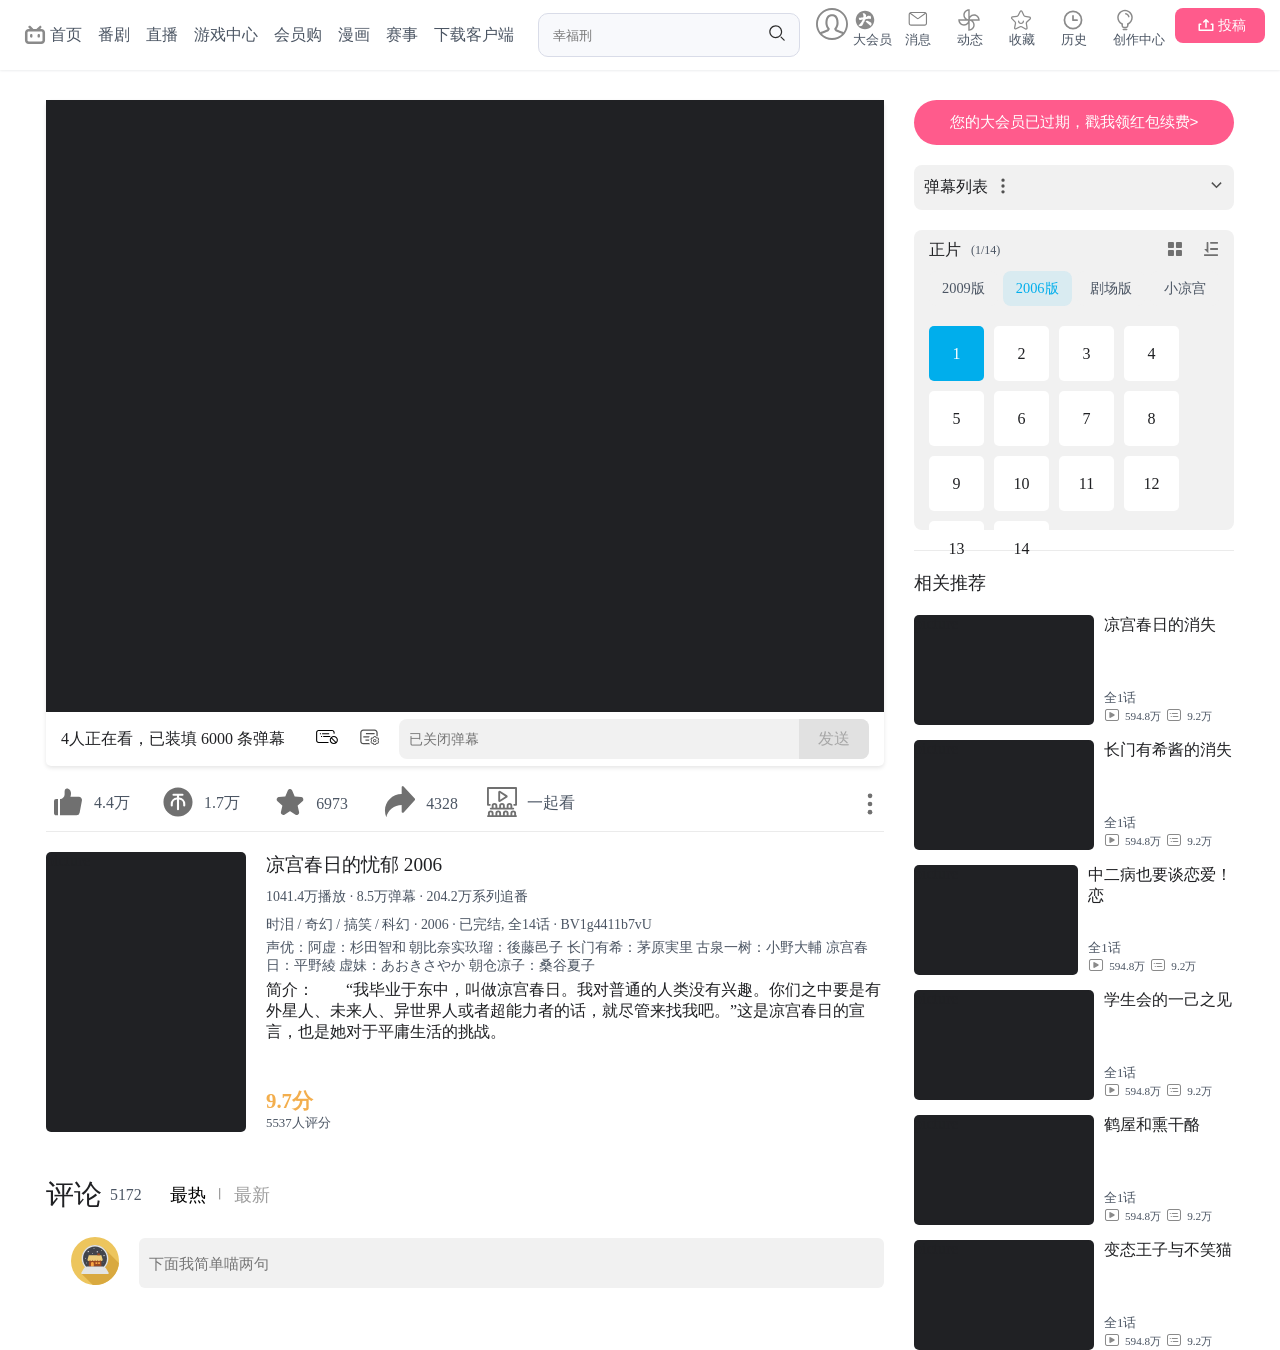
<file: bilibili-anime/detail/index.html>
<!DOCTYPE html>
<html lang="en">
<head>
    <meta charset="UTF-8">
    <meta name="viewport" content="width=device-width, initial-scale=1.0">
    <title>凉宫春日的忧郁 2006-番剧-全集-高清</title>
    <link rel="stylesheet" href="style.css">
</head>
<body>
    <div class="page-container">
        <header class="site-header">
            <div class="header-inner">
                <nav class="main-nav">
                    <a href="#">
                        <svg t="1775876955881" class="icon" viewBox="0 0 1024 1024" version="1.1" xmlns="http://www.w3.org/2000/svg" p-id="27644" width="24" height="24"><path d="M774.4 134.4c12.8 12.8 12.8 25.6 12.8 38.4 0 12.8-6.4 25.6-12.8 38.4l-44.8 44.8h51.2c44.8 0 83.2 19.2 115.2 44.8 32 32 44.8 70.4 44.8 115.2v320c0 89.6-70.4 160-160 160H243.2c-89.6 0-160-70.4-160-160v-320C83.2 326.4 160 256 243.2 256h51.2l-51.2-51.2c-12.8-12.8-19.2-32-12.8-51.2 6.4-19.2 19.2-32 38.4-38.4 19.2-6.4 38.4 0 51.2 12.8l115.2 115.2c0 6.4 6.4 6.4 6.4 12.8H576c0-6.4 6.4-6.4 6.4-12.8L704 134.4c12.8-12.8 25.6-12.8 38.4-12.8 12.8-6.4 25.6 0 32 12.8z m6.4 230.4H243.2c-25.6 0-51.2 19.2-51.2 44.8v326.4c0 25.6 19.2 51.2 51.2 51.2h537.6c25.6 0 51.2-19.2 51.2-51.2V409.6c0-25.6-25.6-44.8-51.2-44.8zM352 467.2c32 0 51.2 25.6 51.2 51.2V576c0 32-25.6 51.2-51.2 51.2s-51.2-19.2-51.2-51.2v-51.2c0-32 19.2-57.6 51.2-57.6z m320 0c32 0 51.2 25.6 51.2 51.2V576c0 32-25.6 51.2-51.2 51.2s-51.2-19.2-51.2-51.2v-51.2c0-32 19.2-57.6 51.2-57.6z" p-id="27645" fill="#8a8a8a"></path></svg>
                        首页
                    </a>
                    <a href="#">番剧</a>
                    <a href="#">直播</a>
                    <a href="#">游戏中心</a>
                    <a href="#">会员购</a>
                    <a href="#">漫画</a>
                    <a href="#">赛事</a>
                    <a href="#">下载客户端</a>
                </nav>
                <div class="search-area">
                    <div class="search-box">
                        <input type="text" placeholder="幸福刑">
                        <span class="search-icon">
                            <svg t="1775877049359" class="icon" viewBox="0 0 1024 1024" version="1.1" xmlns="http://www.w3.org/2000/svg" p-id="28693" width="20" height="20"><path d="M446.112323 177.545051c137.567677 0.219798 252.612525 104.59798 266.162424 241.493333 13.562828 136.895354-78.778182 261.818182-213.617777 289.008485-134.852525 27.203232-268.386263-52.156768-308.945455-183.608889s25.018182-272.252121 151.738182-325.779394A267.235556 267.235556 0 0 1 446.112323 177.545051m0-62.060607c-182.794343 0-330.989899 148.195556-330.989899 330.989899s148.195556 330.989899 330.989899 330.989899 330.989899-148.195556 330.989899-330.989899-148.195556-330.989899-330.989899-330.989899z m431.321212 793.341415a30.849293 30.849293 0 0 1-21.94101-9.102223l-157.220202-157.220202c-11.752727-12.179394-11.584646-31.534545 0.37495-43.50707 11.972525-11.972525 31.327677-12.140606 43.494141-0.37495l157.220202 157.220202a31.036768 31.036768 0 0 1 6.723232 33.810101 31.004444 31.004444 0 0 1-28.651313 19.174142z m0 0" p-id="28694" fill="#2c2c2c"></path></svg>
                        </span>
                    </div> 
                </div>
                <div class="user-actions">
                    <div class="user-avatar">
                        <svg t="1775876701155" class="icon" viewBox="0 0 1024 1024" version="1.1" xmlns="http://www.w3.org/2000/svg" p-id="26487" width="32" height="32"><path d="M512 0.007C229.233 0.007 0.006 229.234 0.006 512.001c0 116.573 38.964 224.043 104.572 310.106a514.544 514.544 0 0 0 92.449 93.56c34.369 26.855 72.256 49.414 112.854 66.876 62.008 26.67 130.335 41.451 202.118 41.451 71.782 0 140.11-14.781 202.117-41.451 40.599-17.462 78.485-40.021 112.854-66.876a514.505 514.505 0 0 0 92.454-93.564c65.605-86.064 104.568-193.531 104.568-310.103C1023.993 229.234 794.766 0.007 512 0.007z m319.607 831.601c-34.275 34.274-73.195 62.459-115.998 84.059a454.565 454.565 0 0 1-27.691 12.832C632.232 952.052 573.045 963.994 512 963.994s-120.233-11.942-175.918-35.495a454.593 454.593 0 0 1-27.692-12.832c-42.803-21.6-81.724-49.784-115.999-84.059a459.579 459.579 0 0 1-4.492-4.562c6.345-2.848 14.245-5.729 23.918-9.08 8.408-2.914 17.111-5.929 25.845-9.618 14.907-6.285 30.451-12.971 46.14-19.715 23.398-10.057 47.578-20.449 69.995-29.666l30.563-8.35a33.222 33.222 0 0 0 10.139-4.712c12.417-8.538 22.049-22.939 30.785-39.576 0.767-1.452 1.502-2.988 2.253-4.467 0.417-0.814 0.824-1.631 1.232-2.447a569.712 569.712 0 0 0 7.364-15.315l1.502-3.233c2.09-4.481 3.085-9.264 3.094-14.016 0-0.098 0.017-0.196 0.017-0.286-0.009-1.265-0.148-2.515-0.294-3.763-0.041-0.359-0.034-0.719-0.09-1.079-0.146-0.979-0.424-1.942-0.661-2.905-0.147-0.604-0.237-1.224-0.417-1.819-0.326-1.071-0.776-2.107-1.217-3.145-0.188-0.456-0.326-0.938-0.538-1.396a33.693 33.693 0 0 0-5.51-8.22c-35.014-38.41-57.684-90.998-62.802-144.184a239.113 239.113 0 0 1-1.102-22.784c0-17.895 0.719-34.303 2.082-49.348 9.51-105.333 50.254-143.898 93.259-157.155 16.384-5.054 33.104-6.433 48.55-6.433 21.226 0 44.866 2.612 66.744 13.788 41.765 21.331 77.13 73.896 77.13 199.148 0 41.61-11.242 84.043-31.219 120.763-9.149 16.809-20.123 32.425-32.687 46.205a33.225 33.225 0 0 0-5.502 8.214 33.321 33.321 0 0 0-3.198 13.813c0 0.089-0.019 0.179-0.027 0.276-0.008 1.013 0.116 2.024 0.205 3.036 0.049 0.613 0.032 1.226 0.122 1.829 0.074 0.499 0.23 0.997 0.319 1.494 0.212 1.111 0.399 2.229 0.726 3.331 0.008 0.05 0.032 0.091 0.049 0.14a33.294 33.294 0 0 0 1.698 4.496l1.495 3.233c11.827 25.617 23.917 49.617 41.634 61.806a33.393 33.393 0 0 0 10.138 4.712l30.573 8.35c19.332 7.951 39.96 16.768 60.287 25.502 3.281 1.406 6.571 2.818 9.828 4.221h0.009c15.634 6.728 31.136 13.39 46.01 19.658 8.728 3.689 17.431 6.704 25.848 9.618 9.669 3.352 17.567 6.232 23.911 9.08a448.73 448.73 0 0 1-4.492 4.561z m48.364-57.002c-14.813-9.058-31.191-14.734-45.89-19.825-7.723-2.679-15.029-5.209-21.731-8.042-14.791-6.244-30.196-12.865-45.739-19.543a1668.28 1668.28 0 0 1-4.146-1.779c-23.021-9.903-46.623-20.034-68.77-29.104a34.286 34.286 0 0 0-3.92-1.329l-24.147-6.597c-2.891-3.992-6.351-10.344-9.486-16.564 6.687-8.579 12.858-17.568 18.612-26.841 30.858-49.708 48.01-108.477 48.01-167.711 0-115.636-28.652-185.581-69.323-226.627-40.671-41.046-93.359-53.185-141.433-53.185h-0.01c-87.136 0-189.434 39.871-207.842 219.477-1.91 18.579-2.914 38.654-2.914 60.336 0 4.392 0.098 8.784 0.276 13.167 0.409 9.527 1.291 19.021 2.556 28.467 1.648 12.27 3.976 24.441 7.028 36.417 2.033 8.001 4.408 15.902 7.045 23.715 0.155 0.466 0.285 0.931 0.449 1.396 0.441 1.274 0.939 2.53 1.388 3.804 11.298 31.602 27.429 61.349 47.879 87.586-0.303 0.597-0.613 1.185-0.915 1.78-0.555 1.07-1.103 2.146-1.666 3.199-0.253 0.467-0.497 0.914-0.751 1.372a172.445 172.445 0 0 1-2.016 3.608 99.177 99.177 0 0 1-1.29 2.189c-0.131 0.227-0.27 0.456-0.408 0.685a69.245 69.245 0 0 1-2.115 3.224l0.025 0.009c-0.114 0.156-0.237 0.359-0.343 0.507l-24.147 6.588c-1.34 0.367-2.646 0.808-3.919 1.329-23.461 9.616-48.605 20.435-72.933 30.884-15.543 6.678-30.939 13.299-45.732 19.543-6.71 2.833-14.008 5.363-21.731 8.042-14.702 5.092-31.081 10.768-45.895 19.826-19.277-26.941-35.513-55.919-48.527-86.688-23.553-55.686-35.495-114.873-35.495-175.918S71.947 391.77 95.5 336.085c22.762-53.816 55.361-102.16 96.891-143.69s89.874-74.128 143.69-96.891C391.767 71.949 450.955 60.007 512 60.007c61.045 0 120.232 11.942 175.918 35.495 53.815 22.763 102.159 55.361 143.689 96.891 41.529 41.53 74.128 89.875 96.891 143.69 23.553 55.685 35.495 114.873 35.495 175.918s-11.942 120.232-35.495 175.918c-13.015 30.769-29.251 59.746-48.527 86.687z" fill="#8a8a8a" p-id="26488"></path></svg>
                    </div>
                    <button class="icon-btn">
                        <div class="btn-icon">
                            <svg t="1775875142029" class="icon" viewBox="0 0 1024 1024" version="1.1" xmlns="http://www.w3.org/2000/svg" p-id="9414" width="24" height="24"><path d="M579.490909 546.909091zM572.509091 544.581818v-2.327273 2.327273zM512 116.363636C293.236364 116.363636 116.363636 293.236364 116.363636 512s176.872727 395.636364 395.636364 395.636364 395.636364-176.872727 395.636364-395.636364S730.763636 116.363636 512 116.363636z m-132.654545 288.581819h20.945454c0 2.327273-4.654545 2.327273-6.981818 2.327272h-6.981818c-2.327273 0-4.654545 0-6.981818-2.327272 0 2.327273 0 2.327273 0 0z m-16.29091 2.327272c4.654545 0 9.309091 0 11.636364-2.327272h2.327273c-6.981818 0-13.963636 2.327273-23.272727 2.327272h9.30909z m-34.90909 4.654546c4.654545 0 6.981818 0 11.636363-2.327273-2.327273 2.327273-6.981818 2.327273-11.636363 2.327273z m-6.981819 2.327272c-9.309091 2.327273-16.290909 4.654545-25.6 6.981819V418.909091c9.309091-2.327273 18.618182-4.654545 25.6-4.654546z m200.145455 76.8l-11.636364 2.327273-2.327272 2.327273-2.327273 4.654545v4.654546l2.327273-4.654546v-2.327272l2.327272 2.327272 2.327273-2.327272 2.327273 2.327272-2.327273-2.327272 2.327273 2.327272 2.327272 2.327273v2.327273l-2.327272 2.327273-2.327273 4.654545h-2.327273l2.327273 2.327273 2.327273 2.327272-4.654546 9.309091-4.654545 9.309091v2.327273l-2.327273 6.981818v4.654546h-2.327273l-2.327272-2.327273V553.890909l-2.327273 2.327273v2.327273l2.327273-2.327273v-4.654546l2.327272 2.327273v2.327273l2.327273 2.327273v4.654545l-2.327273 2.327273-2.327272 2.327272 2.327272 2.327273v4.654546-2.327273l-2.327272 4.654545 2.327272 2.327273h-2.327272l-9.309091 2.327273v-11.636364l2.327272-4.654545v-4.654546H488.727273v-4.654545 4.654545h-2.327273V558.545455l2.327273-2.327273h2.327272l2.327273-2.327273v-6.981818h2.327273l2.327273-4.654546v-2.327272l-2.327273-2.327273-2.327273 2.327273h-2.327273V535.272727l-2.327272 2.327273-2.327273 6.981818-2.327273 9.309091v4.654546l-4.654545 2.327272v4.654546h2.327273v4.654545l4.654545 2.327273h-2.327273l2.327273 4.654545-4.654545 2.327273v4.654546l2.327272 2.327272-4.654545 4.654546v-4.654546l-2.327273-2.327272h-4.654545 2.327272V581.818182v2.327273l-2.327272 2.327272v-2.327272h-2.327273V577.163636v4.654546l-4.654546 4.654545-2.327272 2.327273v11.636364h2.327272l2.327273-2.327273v4.654545l-2.327273-2.327272h-2.327272l-2.327273 4.654545v-2.327273 2.327273-2.327273l-2.327273 2.327273v2.327273l-2.327272 2.327273-2.327273 4.654545v2.327273l-2.327273 2.327272v4.654546h2.327273v-2.327273l4.654545-4.654545v-2.327273 4.654545l-2.327272 2.327273-2.327273 4.654546h2.327273v2.327272h-4.654546V635.345455v-2.327273l-2.327273 2.327273-2.327272-2.327273V640l-2.327273 4.654545v2.327273l-2.327273 2.327273-2.327273 4.654545v4.654546h2.327273l-2.327273 2.327273v2.327272l-2.327272 4.654546-4.654546 9.309091v2.327272l-4.654545 4.654546v2.327273l-2.327273 2.327272h2.327273v2.327273l-2.327273 2.327273-9.309091 4.654545v11.636364l-4.654545 2.327273 2.327272 2.327272-2.327272 4.654546h-2.327273v2.327272l-4.654545 2.327273v2.327273l-2.327273 4.654545-2.327273 4.654546-2.327273 4.654545-2.327272 2.327273-2.327273 2.327273-4.654546 2.327272h-2.327272v2.327273l2.327272 2.327273h-4.654545l-2.327273 2.327273h-2.327272l-2.327273 2.327272H372.363636v4.654546h-2.327272l-9.309091 2.327273-4.654546 2.327272h-2.327272l-2.327273 2.327273h-4.654546l2.327273-2.327273h-2.327273l-2.327272 2.327273h-2.327273l-2.327273 2.327273h-6.981818l-4.654545 2.327272h-6.981819l-2.327272 2.327273h-25.6l-9.309091-2.327273h-2.327273l-11.636364-4.654545-6.981818-9.309091-6.981818-2.327273v-4.654545l-4.654545-2.327273-6.981819-2.327273-4.654545-4.654545-2.327273 2.327273v-2.327273h4.654546l-4.654546-2.327273v-2.327272l-2.327273-4.654546v-2.327273l4.654546-6.981818V721.454545h2.327273l4.654545-2.327272h2.327273l2.327273-2.327273h-2.327273H256l2.327273-4.654545h2.327272l6.981819-2.327273 6.981818-4.654546v-2.327272h2.327273v2.327272l2.327272-2.327272V698.181818h2.327273l2.327273-2.327273h2.327272l2.327273-4.654545 16.290909-16.290909 2.327273-4.654546 4.654545-6.981818 2.327273-4.654545 2.327273-2.327273 2.327273-4.654545 4.654545-2.327273 2.327273-4.654546 2.327273-2.327272v-2.327273h2.327272v2.327273h2.327273l2.327273-4.654546v-4.654545l2.327272-2.327273v2.327273l2.327273-2.327273 2.327273-2.327273v-4.654545 2.327273l4.654545-2.327273 2.327273-6.981818v-2.327273l2.327273-4.654545 2.327273-2.327273 2.327272-2.327273v2.327273l44.218182-69.818182 2.327273-4.654545h-2.327273l2.327273-2.327273v-2.327273l2.327273-4.654545h2.327272v-2.327273l2.327273-2.327273v2.327273l2.327273-2.327273v-4.654545l9.309091-9.309091-11.636364-2.327273v-2.327273l2.327273-2.327272v-2.327273l2.327272-4.654546h-2.327272v2.327273l-2.327273-2.327273V488.727273c-4.654545 0-6.981818 0-11.636364 2.327272-2.327273 0-6.981818 0-9.309091 2.327273-2.327273 2.327273-4.654545 2.327273-6.981818 2.327273-6.981818 2.327273 0 2.327273-4.654545 4.654545-2.327273 0-4.654545 2.327273-6.981818 4.654546-2.327273 2.327273-6.981818 4.654545-11.636364 4.654545H349.090909c2.327273 0 4.654545-2.327273 6.981818-2.327272 2.327273 0 4.654545 0 6.981818-2.327273-11.636364 0-32.581818 2.327273-30.254545 2.327273-2.327273-2.327273-4.654545-2.327273-6.981818 0 0 2.327273 0 2.327273-4.654546 2.327272 2.327273 0 2.327273-2.327273 4.654546-2.327272-4.654545 0-6.981818 0-9.309091 2.327272-2.327273 2.327273-4.654545 0-2.327273 0h-2.327273c-2.327273 2.327273-2.327273 4.654545-4.654545 4.654546h-6.981818c-2.327273 0-4.654545 0-6.981818 2.327272 0 0-2.327273 0-2.327273 2.327273-2.327273-2.327273-9.309091-4.654545-9.309091-4.654545-2.327273-2.327273-6.981818-4.654545-6.981818-9.309091 0 0-2.327273-4.654545-4.654546-6.981818 0-2.327273-4.654545-9.309091-6.981818-9.309091 0-2.327273-2.327273-6.981818-2.327273-6.981818-4.654545-4.654545-4.654545-13.963636-6.981818-18.618182-2.327273-2.327273-2.327273-6.981818-2.327272-11.636364h-2.327273c0-2.327273 0-9.309091 2.327273-11.636364v-9.30909c0-2.327273-2.327273-6.981818-2.327273-9.309091 0-4.654545 0-9.309091 4.654545-11.636364 0 0 2.327273 0 2.327273 4.654545 0 2.327273 2.327273 2.327273 4.654545 2.327273 4.654545 0 6.981818 0 11.636364-2.327273h2.327273c2.327273 0 4.654545 2.327273 6.981818 0 2.327273-2.327273 4.654545-2.327273 6.981818-2.327272h2.327273c-2.327273 2.327273-6.981818 6.981818-9.309091 6.981818-2.327273 0-4.654545 2.327273-4.654545 2.327273 2.327273 0 4.654545 0 6.981818-2.327273v2.327273c6.981818 0 11.636364 0 18.618182-2.327273 6.981818 0 16.290909-2.327273 23.272727-2.327273 13.963636 0 25.6-4.654545 37.236363-6.981818 9.309091-2.327273 41.890909-9.309091 48.872728-9.309091h4.654545c0-2.327273 2.327273-2.327273 4.654546-2.327273v2.327273h2.327272l2.327273-2.327273h9.309091c0-2.327273 0-4.654545 2.327273-4.654545 0 0-2.327273 0-2.327273 2.327273v-4.654546c0 2.327273 2.327273 2.327273 2.327273 2.327273h4.654545v-4.654546l2.327273-2.327272 2.327273-2.327273h-2.327273v-2.327273l2.327273-2.327272v-4.654546h-2.327273V372.363636H442.181818v-2.327272l2.327273-4.654546-2.327273 2.327273V360.727273l2.327273-2.327273V349.090909l2.327273-4.654545-2.327273-9.309091v-11.636364l-2.327273-4.654545-2.327273-20.945455-2.327272-2.327273v-2.327272l-2.327273-2.327273 2.327273-4.654546h-2.327273v-4.654545l-6.981818-2.327273v-6.981818l-2.327273-6.981818-2.327273-2.327273 2.327273-4.654545-6.981818-2.327273 2.327273-2.327273v-2.327272H418.909091l-2.327273-4.654546-2.327273-2.327273v-4.654545l2.327273-2.327273V232.727273h2.327273l2.327273-2.327273h2.327272l2.327273-2.327273h4.654546v-2.327272h-2.327273H449.163636l4.654546 2.327272 2.327273-2.327272h2.327272l4.654546 2.327272h2.327272v-2.327272H472.436364l4.654545 2.327272 4.654546 2.327273h6.981818l4.654545 2.327273 6.981818 4.654545 2.327273 2.327273h2.327273l2.327273 2.327273 4.654545 2.327272 2.327273 2.327273v4.654546l6.981818 4.654545 2.327273 4.654545 4.654545 4.654546 2.327273 4.654545 2.327273-2.327272 2.327272 2.327272 2.327273 4.654546h2.327273l2.327272 4.654545 2.327273 4.654546 2.327273 2.327272h2.327273v2.327273l2.327272 2.327273v2.327273l2.327273 2.327272v2.327273l2.327273 4.654546-2.327273 2.327272h2.327273l2.327273 4.654546v13.963636h2.327272l-2.327272 6.981818v6.981818l-2.327273 2.327273v4.654546l2.327273 2.327272-2.327273 4.654546-2.327273 2.327273 2.327273 2.327272-6.981818 9.309091 2.327272 4.654546v4.654545h-2.327272v9.309091l4.654545-2.327273h-2.327273 2.327273c2.327273 2.327273 4.654545 0 4.654546 0 2.327273 0 4.654545-2.327273 4.654545-2.327272h4.654545v-2.327273h2.327273c2.327273 0 2.327273 0 2.327273-2.327273 4.654545-2.327273 9.309091 0 13.963636-2.327273 2.327273 0 6.981818-4.654545 9.309091-6.981818 2.327273 0 2.327273-2.327273 4.654546-2.327273h-6.981819l-2.327272-4.654545h2.327272c0-2.327273 2.327273-4.654545 2.327273-4.654545h4.654546v-2.327273c2.327273 0 2.327273 0 2.327272 2.327273 0 0 2.327273 0 2.327273-2.327273s2.327273-2.327273 2.327273-4.654546v4.654546c2.327273 0 2.327273 0 4.654545-2.327273l2.327273-2.327273H621.381818c0-2.327273 0-2.327273 2.327273-2.327272 2.327273-2.327273 4.654545-2.327273 4.654545-2.327273h2.327273s4.654545 2.327273 4.654546 0c0 0 2.327273-2.327273 4.654545-2.327273l-2.327273-2.327273-2.327272 2.327273c-2.327273 0-4.654545-2.327273-2.327273-2.327273 2.327273-2.327273 4.654545-2.327273 6.981818-2.327272 0 0 0-2.327273 2.327273-2.327273h4.654545s2.327273 2.327273 4.654546 2.327273c0 0 4.654545-6.981818 6.981818-6.981818 2.327273 0 2.327273 2.327273 2.327273 2.327272v2.327273c2.327273-2.327273 2.327273 0 4.654545 0v2.327273c2.327273 0 2.327273 0 2.327273-2.327273 0 0 2.327273 0 2.327272-2.327273s2.327273-2.327273 4.654546 0l2.327273 2.327273c2.327273 0 2.327273 0 4.654545 2.327273h4.654546s0-2.327273 2.327272-2.327273c0 2.327273 0 2.327273 2.327273 2.327273l2.327273-2.327273c2.327273 0 2.327273 2.327273 2.327272 2.327273s0 2.327273 2.327273 0c0 0 4.654545 2.327273 4.654546 4.654545s0 2.327273 2.327272 4.654546h2.327273c2.327273 0 2.327273 0 2.327273-2.327273s4.654545-2.327273 4.654545-2.327273l4.654546-4.654545h2.327272v9.309091s2.327273 2.327273 0 2.327272h2.327273v4.654546c0-2.327273 2.327273-4.654545 2.327273-6.981818l2.327273-4.654546s2.327273 0 2.327272 2.327273c0-2.327273 2.327273-6.981818 4.654546-6.981818 0-2.327273 2.327273 0 4.654545-2.327273l2.327273-2.327273 2.327273-2.327272 2.327272 2.327272v4.654546l2.327273-2.327273c0 4.654545 2.327273 2.327273 4.654546 4.654545 0 0-2.327273 2.327273-2.327273 4.654546 0 0 2.327273 2.327273 0 4.654545v2.327273l2.327273-2.327273s2.327273 0 2.327272 2.327273 2.327273 2.327273 0 4.654546c-2.327273-2.327273-2.327273 0-4.654545 0 0 2.327273-2.327273 2.327273-2.327273 4.654545v-2.327273-4.654545c-2.327273 0-2.327273 2.327273-2.327273 6.981818-2.327273-2.327273-2.327273-2.327273-2.327272 0v2.327273l-2.327273 2.327272h2.327273c2.327273 0 4.654545 0 4.654545 2.327273v2.327273c0-2.327273 2.327273-4.654545 2.327273-6.981818h2.327273l-2.327273-2.327273h2.327273c2.327273 0 2.327273 0 2.327272 2.327273s0 2.327273 2.327273 4.654545c2.327273 0 2.327273 2.327273 2.327273 2.327273v4.654545h2.327273v2.327273c0 2.327273 2.327273 4.654545 0 4.654546l-2.327273 2.327272c-2.327273 2.327273 4.654545 2.327273 4.654545 2.327273v2.327273c-2.327273 2.327273 2.327273 2.327273 0 4.654545 13.963636 44.218182-6.981818 62.836364-9.309091 62.836364l-2.327272 2.327273h-4.654546c0 2.327273-11.636364 11.636364-13.963636 11.636363v-6.981818 2.327273c-2.327273 0-4.654545 2.327273-2.327273 4.654545v2.327273l-2.327273 2.327273c0-2.327273-2.327273-2.327273-2.327272-4.654546l-2.327273-2.327273s-2.327273 6.981818-2.327273 4.654546v2.327273c0-2.327273-2.327273-9.309091-2.327273-11.636364-2.327273-2.327273-2.327273 9.309091-4.654545 9.309091l-4.654545-4.654546c0-2.327273-4.654545-9.309091-4.654546-9.30909v6.981818h-2.327273v-4.654546s0 2.327273-2.327272 0c0-2.327273-4.654545-4.654545-4.654546-2.327272v6.981818c-2.327273-2.327273-2.327273-2.327273-2.327273-4.654546-2.327273 0-6.981818-2.327273-6.981818-2.327272l-2.327272-2.327273v2.327273h-2.327273c0-2.327273-4.654545-2.327273-4.654546-2.327273s2.327273-2.327273 0-2.327273l-2.327272 2.327273h-4.654546c-2.327273 0-2.327273 2.327273 0 2.327273h-4.654545c0 2.327273 0 2.327273-2.327273 2.327272 0 0-2.327273-2.327273-2.327273-4.654545-2.327273 0-4.654545 2.327273-4.654545 2.327273H651.636364c-2.327273 0-4.654545 0-4.654546-2.327273l-6.981818 4.654545c0-2.327273-2.327273-2.327273-2.327273-2.327272v4.654545c-4.654545 0-9.309091 4.654545-13.963636 6.981818h-6.981818H602.763636V465.454545h-2.327272c-2.327273 0-4.654545-2.327273-2.327273-2.327272h-4.654546c2.327273 0 2.327273 2.327273 4.654546 4.654545 0 2.327273-2.327273 2.327273-2.327273 2.327273l-4.654545-2.327273h-4.654546s-4.654545-2.327273-4.654545-4.654545h-2.327273c2.327273 0 4.654545 2.327273 4.654546 2.327272s-6.981818 4.654545-6.981819 2.327273h-2.327272c-2.327273 0-6.981818 2.327273-6.981819 2.327273-9.309091 0-4.654545 2.327273-16.290909 2.327273 0 2.327273 0 2.327273 2.327273 2.327272h-2.327273c0 2.327273 0 2.327273 2.327273 2.327273-2.327273 0-4.654545 0-6.981818 2.327273 0-2.327273 2.327273-2.327273 2.327273-4.654546-4.654545 2.327273-9.309091 2.327273-13.963637 2.327273v2.327273c9.309091 0 16.290909 2.327273 9.309091 2.327273h-2.327273c4.654545 0 0 2.327273 0 4.654545l-18.618181 2.327273-2.327273 2.327272z m27.927273-121.018181c2.327273-2.327273 4.654545-2.327273 6.981818-2.327273h-2.327273-2.327273 2.327273c0 4.654545-2.327273 4.654545-4.654545 2.327273 0 2.327273 2.327273 2.327273 0 0z m242.036363 325.818181v9.309091-4.654545 2.327273h-4.654545l-4.654546 18.618181v9.309091l-2.327272 2.327273v2.327273l-2.327273 2.327273v2.327272H770.327273l-2.327273 4.654546h-4.654545v4.654545-2.327273 4.654546h-2.327273v-2.327273V756.363636v-4.654545 2.327273h-2.327273V761.018182h-2.327273l-2.327272 2.327273h-2.327273v2.327272-4.654545 2.327273l-2.327273 4.654545v-9.309091 2.327273l-2.327273 4.654545v2.327273-11.636364l-2.327272-2.327272-2.327273-4.654546V744.727273H735.418182l-2.327273-2.327273h-4.654545l-2.327273-2.327273H721.454545v2.327273-4.654545l-2.327272-2.327273h-2.327273v-4.654546h-9.309091v-2.327272l-2.327273-2.327273h-2.327272l-4.654546-6.981818-6.981818-6.981818-6.981818-4.654546h-2.327273v-2.327273l-2.327273-2.327272-2.327272-2.327273H674.909091V698.181818h-4.654546v-2.327273L616.727273 651.636364v-2.327273h-2.327273l-2.327273-2.327273v2.327273h-2.327272l-2.327273-4.654546v-2.327272l-4.654546-4.654546h-2.327272l-9.309091-9.309091-4.654546-4.654545-2.327272-2.327273-2.327273-2.327273-2.327273-4.654545h-2.327273l-2.327272-2.327273h-2.327273v-2.327272h-2.327273l-2.327273-2.327273v-4.654546l-2.327272-2.327272h-2.327273l-2.327273-2.327273-2.327272-2.327273-2.327273-2.327273-2.327273-2.327272-2.327273-2.327273h-2.327272v-2.327273l-4.654546-4.654545h-2.327273 2.327273v-2.327273 2.327273H551.563636v2.327273h4.654546-2.327273V581.818182h2.327273l-2.327273-2.327273-2.327273-2.327273-2.327272-2.327272h-2.327273l-2.327273-2.327273v-2.327273h2.327273l-16.290909-11.636363h-4.654546l-2.327272-2.327273v-2.327273h-2.327273v-2.327273h11.636364l4.654545 2.327273h2.327273v2.327273h2.327272v2.327273H549.236364l2.327272-2.327273H558.545455V549.236364h2.327272v2.327272l2.327273 2.327273h11.636364-2.327273l-2.327273-2.327273v-2.327272h-2.327273 2.327273l2.327273 2.327272h2.327273-2.327273 2.327273l2.327272 2.327273h2.327273v2.327273h4.654546V549.236364h2.327272v-2.327273h2.327273v-2.327273l-2.327273-2.327273h2.327273v-2.327272h-2.327273v-2.327273h-2.327272V535.272727h2.327272l2.327273 2.327273h4.654545v2.327273l2.327273-2.327273h2.327273v2.327273h2.327273l-2.327273-2.327273V535.272727 542.254545h2.327273v-2.327272h-2.327273 2.327273l4.654545 2.327272h4.654546l2.327272 2.327273h2.327273l2.327273 2.327273v2.327273h4.654545l4.654546 2.327272h2.327272v-2.327272H635.345455l4.654545 2.327272v2.327273h2.327273l2.327272 2.327273h2.327273l6.981818 4.654545v2.327273l4.654546 2.327273h4.654545l4.654546 4.654545 9.309091 6.981818 2.327272 2.327273 2.327273 2.327273h2.327273v-2.327273h4.654545l2.327273 2.327273h2.327273v2.327273h13.963636v2.327272h4.654546v2.327273h2.327272v2.327273h4.654546v2.327272h4.654545v2.327273H730.763636l2.327273 2.327273h2.327273v2.327273l2.327273 2.327272h2.327272l2.327273 2.327273v2.327273h2.327273l2.327272 2.327273h2.327273v2.327272l2.327273 2.327273h9.309091l2.327273 2.327273v2.327272l2.327272 2.327273 4.654546 2.327273 2.327272 4.654545h2.327273v2.327273l4.654546 4.654546 4.654545 6.981818v4.654545l6.981818 48.872727v-2.327272 2.327272z" fill="#8a8a8a" p-id="9415"></path></svg>
                        </div>
                        <div class="btn-name">大会员</div>
                    </button>
                    <button class="icon-btn">
                        <div class="btn-icon">
                            <svg t="1775875509747" class="icon" viewBox="0 0 1024 1024" version="1.1" xmlns="http://www.w3.org/2000/svg" p-id="10513" width="24" height="24"><path d="M835.6 756H260c-57.4 0-104.1-46.7-104.1-104.2V274.2c0-57.4 46.7-104.1 104.1-104.1h575.6c57.4 0 104.2 46.7 104.2 104.1v377.6c0 57.5-46.8 104.2-104.2 104.2zM260 218.3c-30.8 0-55.8 25-55.8 55.8v377.6c0 30.8 25 55.9 55.8 55.9h575.6c30.8 0 55.9-25.1 55.9-55.9V274.2c0-30.8-25.1-55.8-55.9-55.8H260z" fill="#828282" p-id="10514"></path><path d="M547.8 476.1c-14.6 0-29.1-4.4-41.3-13.3L193 234.1l28.5-39L535 423.8c7.3 5.4 18.3 5.3 25.6 0L874.2 195l28.5 39-313.6 228.8c-12.2 8.9-26.7 13.3-41.3 13.3z" fill="#828282" p-id="10515"></path></svg>
                        </div>
                        <div class="btn-name">消息</div>
                    </button>
                    <button class="icon-btn">
                        <div class="btn-icon">
                            <svg t="1775875565501" class="icon" viewBox="0 0 1024 1024" version="1.1" xmlns="http://www.w3.org/2000/svg" p-id="12073" width="24" height="24"><path d="M541.87 55.47l-0.06 296.95c44.59-51.23 110.27-83.62 183.53-83.62 134.32 0 243.2 108.88 243.2 243.2v29.87l-296.95-0.06c51.23 44.59 83.62 110.27 83.62 183.53 0 134.32-108.88 243.2-243.2 243.2h-29.87l0.02-296.91c-44.59 51.21-110.26 83.58-183.49 83.58-134.32 0-243.2-108.88-243.2-243.2v-29.87l296.95 0.06c-51.23-44.59-83.62-110.27-83.62-183.53 0-134.32 108.88-243.2 243.2-243.2h29.87z m0 488.83v362.03l5-0.83c81.83-15.74 144.32-85.85 148.39-171.27l0.21-8.89c0-89.41-63.95-163.87-148.6-180.16l-5-0.88z m-62.17-2.43H117.67l0.83 5c15.74 81.83 85.85 144.32 171.27 148.39l8.89 0.21c89.41 0 163.87-63.95 180.16-148.6l0.88-5z m245.63-213.34c-89.41 0-163.87 63.95-180.16 148.6l-0.88 5h362.03l-0.83-5c-15.74-81.83-85.85-144.32-171.27-148.39l-8.89-0.21z m-243.2-210.9l-5 0.88c-84.65 16.28-148.6 90.75-148.6 180.16l0.21 8.89c4.07 85.42 66.56 155.53 148.39 171.27l5 0.83V117.63z" p-id="12074" fill="#8a8a8a"></path></svg>
                        </div>
                        <div class="btn-name">动态</div>
                    </button>
                    <button class="icon-btn">
                        <div class="btn-icon">
                            <svg t="1775875830962" class="icon" viewBox="0 0 1024 1024" version="1.1" xmlns="http://www.w3.org/2000/svg" p-id="13232" width="24" height="24"><path d="M727.45 925.23a69.68 69.68 0 0 1-33.44-8.6l-168.41-92a42.68 42.68 0 0 0-39.7-0.63l-171.24 86.61a69.67 69.67 0 0 1-99.92-75L250.17 647a42.65 42.65 0 0 0-11.67-38L103.23 472.93a69.67 69.67 0 0 1 40.5-118.21L334 330.14a42.64 42.64 0 0 0 32.49-22.83l87.64-170.7a69.67 69.67 0 0 1 124.94 2L661.29 312A42.65 42.65 0 0 0 693 335.83l189.43 30.6a69.67 69.67 0 0 1 36.72 119.44L779.68 617.61a42.66 42.66 0 0 0-12.87 37.56l29.44 189.62a69.81 69.81 0 0 1-68.8 80.44z m-7.61-55.91A15.77 15.77 0 0 0 743 853.06l-29.46-189.62a96.57 96.57 0 0 1 29.13-85l139.51-131.77a15.76 15.76 0 0 0-8.31-27L684.44 389a96.54 96.54 0 0 1-71.87-54l-82.18-173.4a15.76 15.76 0 0 0-28.27-0.44l-87.64 170.7a96.55 96.55 0 0 1-73.54 51.67l-190.31 24.65a15.76 15.76 0 0 0-9.16 26.75L276.74 571a96.55 96.55 0 0 1 26.41 85.91l-35.43 188.62a15.77 15.77 0 0 0 22.61 17l171.24-86.59a96.52 96.52 0 0 1 89.86 1.42l168.41 92z" fill="#8a8a8a" p-id="13233"></path><path d="M512 679.11c-71.34 0-129.38-53.2-129.38-118.59a27 27 0 1 1 53.91 0c0 35.66 33.86 64.68 75.47 64.68s75.47-29 75.47-64.68a27 27 0 1 1 53.9 0c0 65.39-58.03 118.59-129.37 118.59z" fill="#8a8a8a" p-id="13234"></path></svg>                        </div>
                        <div class="btn-name">收藏</div>
                    </button>
                    <button class="icon-btn">
                        <div class="btn-icon">
                            <svg t="1775875864914" class="icon" viewBox="0 0 1025 1024" version="1.1" xmlns="http://www.w3.org/2000/svg" p-id="14335" width="24" height="24"><path d="M512.61025 108.624553A402.765197 402.765197 0 1 0 915.375447 512.61025 403.253397 403.253397 0 0 0 512.61025 108.624553z m0 732.300358A329.535161 329.535161 0 1 1 842.145411 512.61025 329.779261 329.779261 0 0 1 512.61025 840.924911z m172.578785-358.583075H549.225268v-143.530871a36.615018 36.615018 0 0 0-73.230036 0v180.145888a36.615018 36.615018 0 0 0 36.615018 36.615018h172.578785a36.615018 36.615018 0 0 0 0-73.230035z" p-id="14336" fill="#8a8a8a"></path></svg>                        </div>
                        <div class="btn-name">历史</div>
                    </button>
                    <button class="icon-btn">
                        <div class="btn-icon">
                            <svg t="1775875987070" class="icon" viewBox="0 0 1024 1024" version="1.1" xmlns="http://www.w3.org/2000/svg" p-id="24045" width="24" height="24"><path d="M512 514.5c3.22 0 3.22-5 0-5s-3.22 5 0 5z" fill="#8a8a8a" p-id="24046"></path><path d="M639.23 713.33c-11.73 0-22.97-6.65-28.27-17.98-7.29-15.6-0.56-34.16 15.04-41.45 45.81-21.42 84.63-55.22 112.24-97.75 28.32-43.62 43.29-94.3 43.29-146.56 0-72-28.04-139.68-78.95-190.59S584 140.05 512 140.05 372.32 168.09 321.41 219s-78.95 118.59-78.95 190.59c0 51.86 14.75 102.2 42.66 145.59 27.21 42.29 65.51 76.09 110.76 97.73 15.54 7.43 22.11 26.04 14.68 41.58s-26.05 22.11-41.58 14.68c-55.71-26.64-102.84-68.22-136.31-120.25-34.39-53.47-52.57-115.48-52.57-179.33 0-44.79 8.78-88.26 26.1-129.2 16.72-39.53 40.64-75.02 71.12-105.49s65.96-54.4 105.49-71.12c40.94-17.32 84.41-26.09 129.2-26.09s88.26 8.78 129.2 26.09c39.53 16.72 75.02 40.64 105.49 71.12s54.4 65.96 71.12 105.49c17.32 40.94 26.1 84.41 26.1 129.2 0 64.35-18.45 126.77-53.35 180.53-33.98 52.33-81.74 93.92-138.14 120.29a31.42 31.42 0 0 1-13.2 2.92z" fill="#8a8a8a" p-id="24047"></path><path d="M543.71 864.29H480.3c-65.33 0-118.47-53.15-118.47-118.47v-59.33c0-17.22 13.96-31.18 31.18-31.18s31.18 13.96 31.18 31.18v59.33c0 30.94 25.17 56.11 56.11 56.11h63.41c30.94 0 56.11-25.17 56.11-56.11v-59.33c0-17.22 13.96-31.18 31.18-31.18s31.18 13.96 31.18 31.18v59.33c0 65.32-53.15 118.47-118.47 118.47zM585.71 946.31H438.29c-17.22 0-31.18-13.96-31.18-31.18s13.96-31.18 31.18-31.18H585.7c17.22 0 31.18 13.96 31.18 31.18s-13.95 31.18-31.17 31.18zM674.47 402.58c-14.14 0-26.94-9.68-30.32-24.03-12.29-52.11-54.21-92.18-106.79-102.1-16.92-3.19-28.05-19.5-24.86-36.42 3.19-16.92 19.5-28.05 36.42-24.86 76.79 14.48 137.99 72.99 155.93 149.07 3.95 16.76-6.43 33.55-23.19 37.51-2.42 0.56-4.82 0.83-7.19 0.83z" fill="#8a8a8a" p-id="24048"></path></svg>
                        </div>
                        <div class="btn-name">创作中心</div>
                    </button>
                    <button class="upload-btn">
                        <div class="btn-icon">
                            <svg t="1775876175160" class="icon" viewBox="0 0 1024 1024" version="1.1" xmlns="http://www.w3.org/2000/svg" p-id="25262" width="24" height="24"><path d="M800 768H224a32 32 0 0 1-32-32v-256a32 32 0 0 1 32-32h64a32 32 0 1 1 0 64H256v192h512v-192h-32a32 32 0 0 1 0-64h64a32 32 0 0 1 32 32v256a32 32 0 0 1-32 32z m-256-402.72v242.752a32 32 0 0 1-64 0v-242.88l-41.28 41.28a32 32 0 0 1-45.12-45.12l94.08-94.08a31.936 31.936 0 0 1 19.808-10.88 31.968 31.968 0 0 1 27.232 8.96l96 96A32 32 0 0 1 608 416a32 32 0 0 1-22.72-9.28L544 365.28z" fill="#fff" p-id="25263"></path></svg>
                        </div>
                        <div class="btn-name">投稿</div>
                    </button>
                </div>
            </div>
        </header>

        <section class="main-content">
            <div class="main-left">
                <div class="video-area">
                    <div class="video-thumb">
                        
                    </div>
                    <div class="player-sending-area">
                        <div class="player-sending-info">
                            4人正在看，已装填 6000 条弹幕
                        </div>
                        <div class="player-sending-btns">
                            <div class="sending-btn">
                                <svg t="1776036970493" class="icon" viewBox="0 0 1024 1024" version="1.1" xmlns="http://www.w3.org/2000/svg" p-id="48521" width="24" height="24"><path d="M209.454545 349.090909h46.545455v46.545455H209.454545zM302.545455 349.090909h302.545454v46.545455H302.545455zM349.090909 465.454545h302.545455v46.545455H349.090909zM256 465.454545h46.545455v46.545455h-46.545455z" p-id="48522"></path><path d="M558.545455 721.454545H155.927273C123.345455 721.454545 93.090909 691.2 93.090909 658.618182V318.836364C93.090909 286.254545 123.345455 256 155.927273 256h572.509091c32.581818 0 62.836364 30.254545 62.836363 62.836364V349.090909c0 13.963636 9.309091 23.272727 23.272728 23.272727s23.272727-9.309091 23.272727-23.272727v-30.254545c0-58.181818-51.2-109.381818-109.381818-109.381819H155.927273C97.745455 209.454545 46.545455 260.654545 46.545455 318.836364v339.781818C46.545455 716.8 97.745455 768 155.927273 768H558.545455c13.963636 0 23.272727-9.309091 23.272727-23.272727s-9.309091-23.272727-23.272727-23.272728z" p-id="48523"></path><path d="M802.909091 465.454545c-95.418182 0-174.545455 79.127273-174.545455 174.545455s79.127273 174.545455 174.545455 174.545455 174.545455-79.127273 174.545454-174.545455-79.127273-174.545455-174.545454-174.545455z m0 302.545455c-69.818182 0-128-58.181818-128-128 0-23.272727 6.981818-44.218182 16.290909-62.836364l174.545455 174.545455c-18.618182 9.309091-39.563636 16.290909-62.836364 16.290909z m97.745454-46.545455L721.454545 542.254545c23.272727-18.618182 51.2-30.254545 81.454546-30.254545 69.818182 0 128 58.181818 128 128 0 30.254545-11.636364 60.509091-30.254546 81.454545z" p-id="48524"></path></svg>
                            </div>
                            <div class="sending-btn"><svg t="1776037037192" class="icon" viewBox="0 0 1029 1024" version="1.1" xmlns="http://www.w3.org/2000/svg" p-id="51344" width="20" height="24"><path d="M809.472 786.432c48.64 0 88.576-39.936 88.576-88.576s-39.936-88.576-88.576-88.576-88.576 39.936-88.576 88.576 39.936 88.576 88.576 88.576z m-45.056-88.576c0-24.576 19.968-45.056 45.056-45.056s45.056 19.968 45.056 45.056c0 24.576-19.968 45.056-45.056 45.056s-45.056-19.968-45.056-45.056z" fill="#515151" p-id="51345"></path><path d="M1016.832 735.232c-18.944-21.504-18.944-54.272 0-74.752 12.288-13.312 15.872-32.768 9.216-49.664-7.68-19.968-19.456-38.4-30.72-55.296-10.24-13.824-28.672-20.992-47.104-16.896-13.312 3.072-27.136 1.024-39.936-6.144-12.288-6.656-21.504-18.432-25.088-31.232-5.632-17.408-19.968-29.696-38.4-32.768-20.992-2.56-42.496-2.56-62.976 0-17.92 3.072-32.768 15.36-38.4 32.768-3.584 9.728-10.752 23.04-25.088 31.232-12.288 7.168-26.112 9.216-39.936 6.144-3.072-0.512-6.656-1.024-9.728-1.024-14.848 0-28.672 6.656-37.888 17.92-13.312 16.896-24.064 35.84-31.744 54.784-6.656 16.896-3.072 36.352 9.216 49.664 18.944 21.504 18.944 54.272 0 74.752-12.288 13.312-15.872 32.768-9.216 49.664 6.656 17.408 17.408 35.328 31.744 54.784 11.264 13.824 29.184 20.48 46.592 16.896 4.096-1.024 8.192-1.536 12.288-1.536 24.576 0 45.568 15.36 52.736 38.912 5.632 17.408 19.968 29.696 38.4 32.768 10.24 1.536 20.992 2.56 31.744 2.56 10.24 0 20.992-1.024 31.744-1.536 17.92-3.072 32.768-15.36 38.4-32.768 3.584-9.728 10.752-23.04 25.088-31.232 12.288-7.168 26.112-9.216 39.936-6.144 3.072 0.512 6.144 1.024 9.728 1.024 14.336 0 28.16-6.656 37.376-17.92 13.312-16.896 24.064-35.84 31.744-54.784 6.144-17.408 2.048-36.864-9.728-50.176z m-351.744 76.288c-11.264-14.848-19.456-29.184-25.088-43.52 0-0.512-0.512-2.048 0.512-3.072 34.304-37.888 34.304-95.744 0-133.632-0.512-0.512-1.024-1.024-0.512-4.096 6.144-14.336 14.848-28.672 25.6-43.008 0.512-0.512 1.536-1.024 2.56-1.024h0.512c24.576 5.12 50.688 1.536 71.168-10.752 22.016-12.288 37.888-32.256 45.056-56.832 0-0.512 0.512-1.536 2.56-2.048 16.896-2.56 33.792-2.56 50.688 0h0.512c1.024 0 1.536 1.536 1.536 2.048 7.168 24.064 23.04 44.032 45.056 56.32 20.48 12.288 46.08 15.872 70.656 10.752 1.024-0.512 2.56-0.512 3.072 0.512 10.24 12.288 18.944 27.648 25.6 43.52 0.512 3.072 0 3.584-0.512 4.096-34.304 37.888-34.304 95.744 0 133.632 0.512 0.512 1.024 2.56 0.512 3.584-6.144 14.336-14.848 29.184-25.6 43.52-0.512 0.512-1.536 1.024-2.56 1.024h-0.512c-24.576-5.12-50.688-1.536-71.168 10.752-22.016 12.288-37.888 32.256-45.056 56.832 0 0.512-0.512 1.536-2.56 2.048h-1.536c-8.192 0.512-15.872 1.536-24.064 1.536s-16.896-1.024-25.088-1.536c-2.048-0.512-2.56-1.536-2.56-2.56-13.312-40.96-52.224-69.12-94.72-69.12-7.168 0-13.824 1.024-20.992 2.048-1.024 0-2.56-0.512-3.072-1.024zM356.864 305.152h444.416v64H356.864zM509.44 705.536c15.872-16.896 22.528-39.936 19.968-61.952H332.288v64h175.616c0.512-1.024 1.024-1.536 1.536-2.048zM543.744 487.424c4.608-5.632 9.728-9.728 15.872-13.312H220.672v64H512c8.704-17.92 19.968-35.328 31.744-50.688z" fill="#515151" p-id="51346"></path><path d="M543.744 849.408c-5.632-7.68-11.264-15.36-16.384-23.552H223.232c-54.272 0-96.256-41.472-96.256-96.256V282.112c0-54.272 41.472-96.256 96.256-96.256h576c54.272 0 96.256 41.472 96.256 96.256v175.104c1.024 0.512 2.048 1.536 3.584 2.048 17.408 9.728 36.864 13.312 56.832 8.704 1.536-0.512 2.56-0.512 4.096-0.512V282.112c0-89.6-70.656-159.744-159.744-159.744H223.232c-89.6 0-159.744 70.656-159.744 159.744v448c0 89.6 70.144 159.744 159.744 159.744h357.888c-18.432-17.92-24.064-24.064-37.376-40.448z" fill="#515151" p-id="51347"></path></svg></div>
                        </div>
                        <div class="player-sending-input">
                            <input class="input-set" type="text" placeholder="已关闭弹幕">
                            <div class="input-btn">发送</div>
                        </div>
                    </div>
                </div>

                <div class="func-bar">
                    <div class="btn-left">
                        <div class="func-btn">
                            <div class="func-icon">
                                <svg t="1775988968747" class="icon" viewBox="0 0 1024 1024" version="1.1" xmlns="http://www.w3.org/2000/svg" p-id="30595" width="32" height="32"><path d="M64 483.04V872c0 37.216 30.144 67.36 67.36 67.36H192V416.32l-60.64-0.64A67.36 67.36 0 0 0 64 483.04zM857.28 344.992l-267.808 1.696c12.576-44.256 18.944-83.584 18.944-118.208 0-78.56-68.832-155.488-137.568-145.504-60.608 8.8-67.264 61.184-67.264 126.816v59.264c0 76.064-63.84 140.864-137.856 148L256 416.96v522.4h527.552a102.72 102.72 0 0 0 100.928-83.584l73.728-388.96a102.72 102.72 0 0 0-100.928-121.824z" p-id="30596" fill="#707070"></path></svg>
                            </div>
                            <div class="num">4.4万</div>
                        </div>
                        <div class="func-btn">
                            <div class="func-icon">
                                <svg t="1775989005170" class="icon" viewBox="0 0 1024 1024" version="1.1" xmlns="http://www.w3.org/2000/svg" p-id="31743" width="32" height="32"><path d="M512 977.454545C254.929455 977.454545 46.545455 769.070545 46.545455 512S254.929455 46.545455 512 46.545455s465.454545 208.384 465.454545 465.454545a465.454545 465.454545 0 0 1-465.454545 465.454545zM367.941818 246.039273a33.233455 33.233455 0 0 0 0 66.466909h288.116364a33.233455 33.233455 0 0 0 0-66.466909h-288.116364z m177.338182 123.205818V312.506182h-66.56v56.785454A210.106182 210.106182 0 0 0 279.272727 578.466909v44.311273a33.233455 33.233455 0 0 0 66.513455 0v-44.311273a143.639273 143.639273 0 0 1 132.980363-142.754909v310.318545a33.233455 33.233455 0 1 0 66.46691 0V435.758545a143.639273 143.639273 0 0 1 132.980363 142.75491v44.311272a33.233455 33.233455 0 0 0 66.513455 0v-44.311272a210.106182 210.106182 0 0 0-199.493818-209.268364z" fill="#707070" p-id="31744"></path></svg>
                            </div>
                            <div class="num">1.7万</div>
                        </div>
                        <div class="func-btn">
                            <div class="func-icon">
                                <svg t="1775989180902" class="icon" viewBox="0 0 1024 1024" version="1.1" xmlns="http://www.w3.org/2000/svg" p-id="37613" width="32" height="32"><path d="M335.008 916.629333c-35.914667 22.314667-82.88 10.773333-104.693333-25.557333a77.333333 77.333333 0 0 1-8.96-57.429333l46.485333-198.24a13.141333 13.141333 0 0 0-4.021333-12.864l-152.16-132.586667c-31.605333-27.52-35.253333-75.648-8.234667-107.733333a75.68 75.68 0 0 1 51.733333-26.752L354.848 339.2c4.352-0.362667 8.245333-3.232 10.026667-7.594667l76.938666-188.170666c16.032-39.2 60.618667-57.92 99.52-41.461334a76.309333 76.309333 0 0 1 40.832 41.461334l76.938667 188.16c1.781333 4.373333 5.674667 7.253333 10.026667 7.605333l199.712 16.277333c41.877333 3.413333 72.885333 40.458667 69.568 82.517334a76.938667 76.938667 0 0 1-26.08 51.978666l-152.16 132.586667c-3.541333 3.082667-5.141333 8.074667-4.021334 12.853333l46.485334 198.24c9.621333 41.013333-15.36 82.336-56.138667 92.224a75.285333 75.285333 0 0 1-57.525333-9.237333l-170.976-106.24a11.296 11.296 0 0 0-12.010667 0l-170.986667 106.24z" fill="#707070" p-id="37614"></path></svg>
                            </div>
                            <div class="num">6973</div>
                        </div>
                        <div class="func-btn">
                            <div class="func-icon">
                                <svg t="1775989041488" class="icon" viewBox="0 0 1024 1024" version="1.1" xmlns="http://www.w3.org/2000/svg" p-id="33863" width="32" height="32"><path d="M565.934 817.574a34.816 34.816 0 0 0 9.818 29.394l0.302 0.241a35.539 35.539 0 0 0 25.6 10.963c11.143 0 20.66-5.42 27.226-13.312l354.545-387.072a35.117 35.117 0 0 0 10.24-27.106 35.057 35.057 0 0 0-10.24-27.106L626.892 14.336a36.503 36.503 0 0 0-51.2 0 34.936 34.936 0 0 0-9.758 29.395V253.35c-295.996 0-535.974 238.893-535.974 533.684a529.468 529.468 0 0 0 44.454 212.51C116.7 777.276 329.812 608.437 565.332 608.437l0.602 209.137z" p-id="33864" fill="#707070"></path></svg>
                            </div>
                            <div class="num">4328</div>
                        </div>
                        <div class="func-btn">
                            <div class="func-icon">
                                <svg t="1775989147142" class="icon" viewBox="0 0 1024 1024" version="1.1" xmlns="http://www.w3.org/2000/svg" p-id="36562" width="30" height="30"><path d="M992.00999 0.00001h-959.99999A31.986 31.986 0 0 0 0 31.99001v576.019994A31.986 31.986 0 0 0 32.01 640.000004h63.999999a32 32 0 0 0 0-64H63.999999V64.000009h895.999992v511.999995h-31.99a32 32 0 1 0 0 64h63.999999a31.982 31.982 0 0 0 31.99-31.99V31.99001A31.982 31.982 0 0 0 992.00999 0.00001zM429.096996 512.000005a45.519 45.519 0 0 0 24.535-7.188l229.744997-147.374998a44.29 44.29 0 0 0 0.061-74.833L453.590996 135.188009a45.52 45.52 0 0 0-46.346-1.597A44.552 44.552 0 0 0 383.999996 172.626008v294.747997a44.552 44.552 0 0 0 23.245 39.035A45.875 45.875 0 0 0 429.096996 512.000005zM447.999996 207.626008L623.226994 320.000007 447.999996 432.374006V207.626008zM255.999998 543.990005A96.099999 96.099999 0 0 0 160.009998 640.000004v63.999999H127.999999a32 32 0 0 0 0 63.999999h767.999992a32 32 0 1 0 0-63.999999h-31.989999v-63.999999a95.999999 95.999999 0 1 0-191.999999 0v63.999999h-63.999999v-63.999999a95.999999 95.999999 0 1 0-191.999998 0v63.999999h-63.999999v-63.999999A96.118999 96.118999 0 0 0 255.999998 543.990005zM224.009998 704.000003v-63.999999a32 32 0 0 1 63.999999 0v63.999999h-63.999999z m511.999995-63.999999a32 32 0 0 1 63.999999 0v63.999999h-63.999999v-63.999999z m-255.999998 0a32 32 0 0 1 64 0v63.999999h-64v-63.999999z m511.999995 319.999997v-64a95.999999 95.999999 0 1 0-191.999998 0v64h-63.999999v-64a95.999999 95.999999 0 1 0-191.999998 0v64h-64v-64a95.999999 95.999999 0 1 0-191.999998 0v64h-63.999999v-64a95.999999 95.999999 0 1 0-191.999998 0v64a32 32 0 1 0 0 63.999999h959.99999a32 32 0 0 0 0-63.999999z m-895.999991 0v-64a32 32 0 0 1 63.999999 0v64h-63.999999z m255.999998 0v-64a32 32 0 0 1 63.999999 0v64h-63.999999z m255.999997 0v-64a32 32 0 0 1 63.999999 0v64h-63.999999z m255.999998 0v-64a32 32 0 0 1 63.999999 0v64h-63.999999z" p-id="36563" fill="#707070"></path></svg>
                            </div>
                            <div class="num">一起看</div>
                        </div>
                    </div>
                    <div class="btn-right">
                        <div class="btn-icon">
                            <svg t="1775989213350" class="icon" viewBox="0 0 1024 1024" version="1.1" xmlns="http://www.w3.org/2000/svg" p-id="38701" data-spm-anchor-id="a313x.search_index.0.i59.71b33a81E7UhLD" width="28" height="28"><path d="M512 298.6496a85.3504 85.3504 0 1 0 0-170.6496 85.3504 85.3504 0 0 0 0 170.6496z" fill="#707070" p-id="38702"></path><path d="M512 512m-85.3504 0a85.3504 85.3504 0 1 0 170.7008 0 85.3504 85.3504 0 1 0-170.7008 0Z" fill="#707070" p-id="38703"></path><path d="M512 896a85.3504 85.3504 0 1 0 0-170.7008 85.3504 85.3504 0 0 0 0 170.7008z" fill="#707070" p-id="38704"></path></svg>
                        </div>
                    </div>
                </div>

                <div class="anime-intro">
                    <div class="intro-left">
                        <div class="anime-thumb">
                            picture
                        </div>
                    </div>
                    <div class="intro-right">
                        <div class="intro-title">凉宫春日的忧郁 2006</div>
                        <div class="intro-info">
                            <div class="info-item">1041.4万播放  ·  8.5万弹幕  ·  204.2万系列追番</div>
                            <div class="info-item">时泪 / 奇幻 / 搞笑 / 科幻 · 2006 · 已完结, 全14话 · BV1g4411b7vU</div>
                            <div class="info-item">声优：阿虚：杉田智和 朝比奈实玖瑠：後藤邑子 长门有希：茅原実里 古泉一树：小野大輔 凉宫春日：平野綾 虚妹：あおきさやか 朝仓凉子：桑谷夏子</div>
                            <div class="info-description">简介：　　“我毕业于东中，叫做凉宫春日。我对普通的人类没有兴趣。你们之中要是有外星人、未来人、异世界人或者超能力者的话，就尽管来找我吧。”这是凉宫春日的宣言，也是她对于平庸生活的挑战。</div>
                            <div class="anime-score">
                                <div class="score-num">9.7分</div>
                                <div class="score-text">5537人评分</div>
                            </div>
                        </div>
                    </div>
                </div>

                <div class="comment-section">
                    <div class="comment-header">
                        <div class="comment-title">评论</div>
                        <div class="comment-num">5172</div>
                        <div class="navbar">
                            <div class="navbar-item active">最热</div>
                            <div class="navbar-item-separator">丨</div>
                            <div class="navbar-item">最新</div>
                        </div>
                    </div>
                    <div class="comment-box">
                        <div class="comment-item">
                            <div class="comment-author">
                                <svg t="1772180660832" class="icon" viewBox="0 0 1024 1024" version="1.1" xmlns="http://www.w3.org/2000/svg" p-id="7730" width="48" height="48"><path d="M512 512m-512 0a512 512 0 1 0 1024 0 512 512 0 1 0-1024 0Z" fill="#EDC55D" p-id="7731"></path><path d="M711.168 244.792L436.152 610.736 261.168 754.968 225.504 783.2l241 238.672c15 1.328 30.152 2.128 45.496 2.128 269 0 489.4-207.504 510.224-471.16L711.168 244.792z" fill="#D9A93F" p-id="7732"></path><path d="M512 456.328m-278.72 0a278.72 278.72 0 1 0 557.44 0 278.72 278.72 0 1 0-557.44 0Z" fill="#42454C" p-id="7733"></path><path d="M512 741.528c-157.264 0-285.2-127.936-285.2-285.208S354.736 171.12 512 171.12s285.2 127.936 285.2 285.208S669.264 741.528 512 741.528z m0-540.136c-140.568 0-254.928 114.36-254.928 254.936 0 140.568 114.36 254.944 254.928 254.944s254.928-114.376 254.928-254.944c0-140.576-114.36-254.936-254.928-254.936z" fill="#E3E5E5" p-id="7734"></path><path d="M379.472 467.656H648.56V627.44H379.472z" fill="#9A4922" p-id="7735"></path><path d="M648.552 390.296H379.472l-27.776 96.848a27.048 27.048 0 1 0 54.112 0 27.064 27.064 0 0 0 54.112 0 27.04 27.04 0 1 0 54.096 0 27.056 27.056 0 1 0 54.112 0 27.064 27.064 0 0 0 54.12 0 27.056 27.056 0 0 0 54.104 0l-27.8-96.848z" fill="#EECE7B" p-id="7736"></path><path d="M455.776 532.472a30.168 30.168 0 0 0-30.168 30.168v64.8h60.344v-64.8a30.184 30.184 0 0 0-30.176-30.168z" fill="#F9A744" p-id="7737"></path><path d="M523.184 539.528h37.88v35.952h-37.88zM579.056 539.528h37.872v35.952h-37.872z" fill="#F9A744" p-id="7738"></path><path d="M561.072 350.344h55.856v39.952h-55.856z" fill="#9A4922" p-id="7739"></path><path d="M800.552 754.968c11.664 18.656 3.2 33.92-18.8 33.92H242.24c-22 0-30.464-15.264-18.8-33.92l58.504-93.608c11.664-18.656 39.2-33.92 61.2-33.92h337.704c22 0 49.536 15.264 61.2 33.92l58.504 93.608z" fill="#E3E5E5" p-id="7740"></path><path d="M368.024 293.144l5.48 11.096 12.24 1.768-8.864 8.64 2.088 12.184-10.944-5.752-10.952 5.752 2.096-12.184-8.864-8.64 12.232-1.768zM461.656 342.568l3.448 6.976 7.704 1.128-5.584 5.432 1.312 7.664-6.88-3.624-6.888 3.624 1.312-7.664-5.576-5.432 7.704-1.128zM684.656 536.952l2.368 4.784 5.288 0.776-3.824 3.736 0.904 5.264-4.736-2.496-4.744 2.496 0.92-5.264-3.84-3.736 5.288-0.776zM490.952 233.16l3.448 6.976 7.704 1.128-5.584 5.424 1.312 7.664-6.88-3.624-6.888 3.624 1.312-7.664-5.568-5.424 7.696-1.128zM310.824 441.664l3.44 6.968 7.696 1.112-5.576 5.432 1.312 7.664-6.872-3.616-6.896 3.616 1.312-7.664-5.568-5.432 7.696-1.112zM333.112 542.28l3.44 6.984 7.696 1.112-5.576 5.44 1.312 7.672-6.872-3.632-6.896 3.632 1.312-7.672-5.568-5.44 7.696-1.112zM655.12 276l3.44 6.976 7.696 1.112-5.576 5.424 1.312 7.672-6.872-3.616-6.896 3.616 1.312-7.672-5.568-5.424 7.696-1.112zM561.072 297.184l5.592 11.328 12.504 1.824-9.064 8.824 2.12 12.448-11.152-5.888-11.208 5.888 2.136-12.448-9.04-8.824 12.504-1.824zM704.68 379.704l5.152 10.416 11.496 1.68-8.328 8.104 1.952 11.448-10.272-5.408-10.28 5.408 1.944-11.448-8.312-8.104 11.496-1.68z" fill="#FFFFFF" p-id="7741"></path></svg>
                            </div>
                            <div class="comment-area">
                                <input type="text" class="comment-input" placeholder="下面我简单喵两句">
                            </div>
                        </div>
                    </div>
                </div>

            </div>

            <div class="main-right">
                <button class="quan-ru-mi">您的大会员已过期，戳我领红包续费></button>
                <div class="sending-list">
                    <div class="list-title">
                        <div class="title-main">弹幕列表</div>
                        <div class="cate-icon">
                            <svg t="1776000983654" class="icon" viewBox="0 0 1024 1024" version="1.1" xmlns="http://www.w3.org/2000/svg" p-id="38912" width="20" height="28"><path d="M512 298.6496a85.3504 85.3504 0 1 0 0-170.6496 85.3504 85.3504 0 0 0 0 170.6496z" fill="#515151" p-id="38913"></path><path d="M512 512m-85.3504 0a85.3504 85.3504 0 1 0 170.7008 0 85.3504 85.3504 0 1 0-170.7008 0Z" fill="#515151" p-id="38914"></path><path d="M512 896a85.3504 85.3504 0 1 0 0-170.7008 85.3504 85.3504 0 0 0 0 170.7008z" fill="#515151" p-id="38915"></path></svg>
                        </div>
                    </div>
                    <div class="more-icon">
                        <svg t="1776001243850" class="icon" viewBox="0 0 1024 1024" version="1.1" xmlns="http://www.w3.org/2000/svg" p-id="40239" width="15" height="15"><path d="M861.971692 351.153231l-72.388923-72.388923-278.843077 278.921846-278.843077-278.843077-72.467692 72.310154 351.310769 351.310769z" fill="#515151" p-id="40240"></path></svg>
                    </div>
                </div>
                <div class="select-section">
                    <div class="select-header">
                        <div class="select-title">
                            <div class="title-main">正片</div>
                            <div class="title-num">(1/14)</div>
                        </div>
                        <div class="select-func-btn">
                            <div class="select-icon">
                                <svg t="1776002170873" class="icon" viewBox="0 0 1024 1024" version="1.1" xmlns="http://www.w3.org/2000/svg" p-id="41324" width="16" height="16"><path d="M380.928 67.584q26.624 0 45.568 18.944t18.944 45.568l0 256q0 26.624-18.944 45.568t-45.568 18.944l-256 0q-26.624 0-45.056-18.944t-18.432-45.568l0-256q0-26.624 18.432-45.568t45.056-18.944l256 0zM380.928 580.608q26.624 0 45.568 18.432t18.944 45.056l0 256q0 26.624-18.944 45.568t-45.568 18.944l-256 0q-26.624 0-45.056-18.944t-18.432-45.568l0-256q0-26.624 18.432-45.056t45.056-18.432l256 0zM893.952 67.584q26.624 0 45.056 18.944t18.432 45.568l0 256q0 26.624-18.432 45.568t-45.056 18.944l-256 0q-26.624 0-45.568-18.944t-18.944-45.568l0-256q0-26.624 18.944-45.568t45.568-18.944l256 0zM893.952 580.608q26.624 0 45.056 18.432t18.432 45.056l0 256q0 26.624-18.432 45.568t-45.056 18.944l-256 0q-26.624 0-45.568-18.944t-18.944-45.568l0-256q0-26.624 18.944-45.056t45.568-18.432l256 0z" p-id="41325" fill="#707070"></path></svg>
                            </div>
                            <div class="select-icon">
                                <svg t="1776002272787" class="icon" viewBox="0 0 1024 1024" version="1.1" xmlns="http://www.w3.org/2000/svg" p-id="42923" width="16" height="16"><path d="M931.968 960 91.968 960C76.544 960 64 947.456 64 932.032l0-56c0-15.488 12.544-28.032 27.968-28.032l840 0c15.488 0 28.032 12.544 28.032 28.032l0 56C960 947.456 947.456 960 931.968 960zM931.968 568l-448 0c-15.488 0-28.032-12.544-28.032-28.032L455.936 483.968c0-15.488 12.544-28.032 28.032-28.032l448 0C947.456 456 960 468.544 960 483.968l0 56C960 555.456 947.456 568 931.968 568zM931.968 176l-448 0c-15.488 0-28.032-12.544-28.032-28.032L455.936 91.968C456 76.544 468.544 64 483.968 64l448 0C947.456 64 960 76.544 960 91.968l0 56C960 163.456 947.456 176 931.968 176zM232.064 512 232 511.808 232 91.968C232 76.544 244.544 64 259.968 64l56 0c15.488 0 28.032 12.544 28.032 27.968L344 512l0 232.128c0 17.664-21.376 26.496-33.856 14.016L97.856 545.856C85.376 533.376 94.208 512 111.872 512L232.064 512z" p-id="42924" fill="#707070"></path></svg>
                            </div>
                        </div>
                    </div>
                    <div class="season-chose">
                        <div class="season-item">2009版</div>
                        <div class="season-item active">2006版</div>
                        <div class="season-item">剧场版</div>
                        <div class="season-item">小凉宫</div>
                    </div>
                    <div class="chapter-chose">
                        <div class="chapter-grid">
                            <div class="chapter-item active">1</div>
                            <div class="chapter-item">2</div>
                            <div class="chapter-item">3</div>
                            <div class="chapter-item">4</div>
                            <div class="chapter-item">5</div>
                            <div class="chapter-item">6</div>
                            <div class="chapter-item">7</div>
                            <div class="chapter-item">8</div>
                            <div class="chapter-item">9</div>
                            <div class="chapter-item">10</div>
                            <div class="chapter-item">11</div>
                            <div class="chapter-item">12</div>
                            <div class="chapter-item">13</div>
                            <div class="chapter-item">14</div>
                        </div>
                    </div>
                </div>

                <div class="cutting-line"></div>

                <div class="about-rec">
                    <div class="rec-title">相关推荐</div>
                    <div class="rec-list">
                        <div class="rec-item">
                            <div class="rec-left">
                                <div class="rec-thumb">
                                    picture
                                </div>
                            </div>
                            <div class="rec-right">
                                <div class="rec-name">凉宫春日的消失</div>
                                <div class="rec-info">
                                    <div class="page-num">全1话</div>
                                    <div class="rec-data">
                                        <div class="data-item">
                                            <div class="data-icon">
                                                <svg t="1776004043973" class="icon" viewBox="0 0 1024 1024" version="1.1" xmlns="http://www.w3.org/2000/svg" p-id="44150" width="16" height="16"><path d="M809.068266 126.803757l4.046144 0.12689 3.981677 0.25685 3.916185 0.321317 3.980653 0.449231 3.851717 0.512675 3.920278 0.578167 3.787249 0.708126 3.851716 0.83297 3.724827 0.833993 3.789296 0.963952 3.659335 1.091866 3.658313 1.156333 3.599984 1.218756 3.593844 1.28527 3.530399 1.347691 3.53347 1.477651 3.402486 1.541097 3.402486 1.60454 3.338018 1.734501 3.341088 1.733477 3.210105 1.86139 3.210106 1.926882 3.147683 1.925859 3.145637 2.055818 3.017724 2.182707 2.955302 2.183731 2.952233 2.24513 2.890834 2.312667 2.825343 2.376112 2.695383 2.440581 2.698453 2.504025 2.631938 2.568493 2.568494 2.631939 2.504025 2.698453 2.440581 2.760874 2.311644 2.823297 2.31062 2.826366 2.247176 2.953255 2.120287 2.95428 2.053771 3.017723 1.989303 3.017724 1.927905 3.146661 1.862414 3.145637 1.797945 3.212151 1.670033 3.274574 1.603517 3.27355 1.543143 3.339041 1.411136 3.402486 1.346669 3.405557 1.28527 3.466954 1.219778 3.530399 1.092889 3.531423 1.026374 3.533469 0.899484 3.658313 0.831947 3.596914 0.708126 3.659335 0.640589 3.724828 0.578166 3.72278 0.449231 3.789295 0.321317 3.788272 0.25685 3.85274 0.192381 3.787249v478.628005l-0.192381 3.853764-0.25685 3.788272-0.321317 3.788271-0.449231 3.787249-0.578166 3.726874-0.640589 3.72278-0.708126 3.661383-0.831947 3.660359-0.899484 3.59282-1.026374 3.531423-1.092889 3.597938-1.219778 3.465931-1.28527 3.467977-1.346669 3.40351-1.411136 3.402486-1.543143 3.341088-1.603517 3.27355-1.670033 3.27355-1.797945 3.213175-1.862414 3.143591-1.927905 3.14666-1.989303 3.017724-2.053771 3.018747-2.120287 2.952233-2.247176 2.953256-2.31062 2.827389-2.311644 2.825343-2.440581 2.762921-2.504025 2.695383-2.568494 2.632962-2.631938 2.568493-2.698453 2.503002-2.695383 2.442627-2.825343 2.372019-2.890834 2.313691-2.952233 2.246152-2.955302 2.186801-3.017724 2.180661-3.145637 2.054795-3.147683 1.926882-3.210106 1.925858-3.210105 1.861391-3.341088 1.735523-3.338018 1.730408-3.402486 1.606587-3.402486 1.540073-3.53347 1.478675-3.530399 1.346668-3.593844 1.284247-3.599984 1.219778-3.658313 1.156334-3.659335 1.090842-3.789296 0.964976-3.724827 0.831946-3.851716 0.835016-3.787249 0.70608-3.920278 0.57919-3.851717 0.513699-3.980653 0.449231-3.916185 0.31927-3.981677 0.25685-4.046144 0.128936-4.044098 0.063445H219.036207l-4.045121-0.063445-3.981676-0.128936-4.044098-0.25685-3.917209-0.31927-3.981676-0.449231-3.85274-0.513699-3.915162-0.57919-3.790319-0.70608-3.851716-0.835016-3.725851-0.831946-3.787249-0.964976-3.658312-1.090842-3.660359-1.156334-3.597937-1.219778-3.595891-1.284247-3.529376-1.346668-3.470024-1.478675-3.466955-1.540073-3.403509-1.606587-3.339042-1.730408-3.339041-1.735523-3.208059-1.861391-3.212152-1.925858-3.14666-1.926882-3.144614-2.054795-3.017724-2.180661-3.01977-2.186801-2.888788-2.246152-2.889811-2.313691-2.826366-2.372019-2.695383-2.442627-2.69743-2.503002-2.630915-2.568493-2.571563-2.632962-2.501979-2.695383-2.441603-2.762921-2.375089-2.825343-2.24513-2.827389-2.248199-2.953256-2.118239-2.952233-2.057865-3.018747-2.053771-3.017724-1.925859-3.14666-1.798969-3.143591-1.796922-3.213175-1.669009-3.27355-1.605564-3.27355-1.540073-3.341088-1.476628-3.402486-1.348714-3.40351-1.28527-3.467977-1.154288-3.465931-1.092888-3.597938-1.027398-3.531423-0.899484-3.59282-0.83297-3.660359-0.771571-3.661383-0.641612-3.72278-0.512675-3.726874-0.450254-3.787249-0.386809-3.788271-0.256849-3.788272-0.12689-3.853764-0.064468-3.854787V276.606276l0.064468-3.918232 0.12689-3.787249 0.256849-3.85274 0.386809-3.788272 0.450254-3.789295 0.512675-3.72278 0.641612-3.724828 0.771571-3.659335 0.83297-3.596914 0.899484-3.658313 1.027398-3.533469 1.092888-3.531423 1.154288-3.530399 1.28527-3.466954 1.348714-3.405557 1.476628-3.402486 1.540073-3.339041 1.605564-3.27355 1.669009-3.274574 1.796922-3.212151 1.798969-3.145637 1.925859-3.146661 2.053771-3.017724 2.057865-3.017723 2.118239-2.95428 2.248199-2.953255 2.24513-2.826366 2.375089-2.823297 2.441603-2.760874 2.501979-2.698453 2.571563-2.631939 2.630915-2.568493 2.69743-2.504025 2.695383-2.440581 2.826366-2.376112 2.889811-2.312667 2.888788-2.24513 3.01977-2.183731 3.017724-2.182707 3.144614-2.055818 3.14666-1.925859 3.212152-1.926882 3.208059-1.86139 3.339041-1.733477 3.339042-1.734501 3.403509-1.60454 3.466955-1.541097 3.470024-1.477651 3.529376-1.347691 3.595891-1.28527 3.597937-1.218756 3.660359-1.156333 3.658312-1.091866 3.787249-0.963952 3.725851-0.833993 3.851716-0.83297 3.790319-0.708126 3.915162-0.578167 3.85274-0.512675 3.981676-0.449231 3.917209-0.321317 4.044098-0.25685 3.981676-0.12689 4.045121-0.066514h585.987961l4.044098 0.066514z m-589.646273 64.145821h-2.890834l-2.438534 0.127913-2.44058 0.12689-2.439557 0.193405-2.377136 0.256849-2.375089 0.321317-2.311644 0.386809-2.312667 0.448208-2.311645 0.451277-2.246152 0.512675-2.247176 0.641612-2.246153 0.578167-2.184754 0.707103-2.184754 0.705056-2.116193 0.770548-2.11824 0.833993-2.057865 0.899485-2.053771 0.898461-2.052748 0.963952-1.99135 1.026374-1.99135 1.026374-1.925858 1.093912-1.861391 1.154288-1.86446 1.156333-1.860367 1.219779-1.799992 1.286293-1.796922 1.281177-1.669009 1.350761-1.7345 1.347692-1.604541 1.413183-1.604541 1.41216-1.607611 1.476628-1.540073 1.476627-1.476628 1.540073-1.475604 1.605564-1.347692 1.54212-1.413183 1.669009-1.283223 1.605564-1.28527 1.669009-1.218756 1.734501-1.220801 1.669009-1.091866 1.798968-1.092889 1.732454-1.089819 1.798969-0.963952 1.796922-0.96293 1.863437-0.899484 1.796922-0.833993 1.926882-0.835016 1.860367-0.769525 1.926882-0.70608 1.926881-0.644681 1.925859-0.57612 1.925858-0.578167 1.99135-0.513699 1.990327-0.450254 1.991349-0.448207 2.052749-0.321317 2.055818-0.319271 2.053771-0.258896 2.120286-0.192381 2.053772-0.12689 2.120286-0.067538 2.182708-0.062422 2.56747V747.012032l0.062422 2.57054 0.067538 2.181684 0.12689 2.12131 0.192381 2.117216 0.258896 2.053772 0.319271 2.056841 0.321317 2.054795 0.448207 2.053771 0.450254 1.99135 0.513699 1.987257 0.578167 1.992373 0.57612 1.926882 0.644681 1.990326 0.70608 1.862414 0.769525 1.925858 0.835016 1.925858 0.833993 1.862414 0.899484 1.797945 0.96293 1.862414 0.963952 1.798969 1.089819 1.794875 1.092889 1.736547 1.091866 1.796922 1.220801 1.66901 1.218756 1.7345 1.28527 1.669009 1.283223 1.603518 1.413183 1.670032 1.348715 1.541096 1.475605 1.605564 1.476627 1.541096 1.540073 1.476628 1.543143 1.476628 1.669009 1.41216 1.604541 1.41216 1.7345 1.350761 1.669009 1.344622 1.796923 1.286293 1.799992 1.283224 1.797945 1.218755 1.926882 1.15838 1.86139 1.154287 1.925858 1.091866 1.99135 1.027397 1.99135 1.027397 2.052748 0.964976 2.053772 0.899485 2.057864 0.897437 2.11824 0.83297 2.116193 0.772595 2.184754 0.705056 2.184755 0.70608 2.246152 0.57612 2.247176 0.642635 2.246153 0.513699 2.311644 0.44923 2.312667 0.449231 2.311644 0.383739 2.375089 0.321318 2.377136 0.256849 2.439557 0.193404 2.44058 0.12689 2.438534 0.127913H807.529216l2.439557-0.127913 2.440581-0.12689 2.439557-0.193404 2.375089-0.256849 2.376112-0.321318 2.312667-0.383739 2.312668-0.449231 2.31062-0.44923 2.247176-0.513699 2.246153-0.642635 2.248199-0.57612 2.182708-0.70608 2.183731-0.705056 2.117216-0.772595 2.119263-0.83297 2.055818-0.897437 2.054795-0.899485 2.054795-0.964976 1.989303-1.027397 1.99135-1.027397 1.926882-1.091866 1.86139-1.154287 1.860367-1.15838 1.863437-1.218755 1.796922-1.283224 1.7345-1.286293 1.733478-1.344622 1.733477-1.350761 1.605564-1.41216 1.604541-1.41216 1.603518-1.476628 1.542119-1.476628 1.475605-1.541096 1.413183-1.542119 1.412159-1.604541 1.350762-1.603518 1.344621-1.670032 1.287317-1.669009 1.218755-1.671056 1.154287-1.732454 1.156334-1.735523 1.091866-1.797946 1.027397-1.794875 1.027397-1.798969 0.96293-1.799992 0.899484-1.860367 0.833993-1.862414 0.835016-1.925858 0.705057-1.86139 0.705056-1.926882 0.70608-1.990326 0.577143-1.926882 0.578167-1.992373 0.513699-1.987257 0.448207-1.99135 0.385786-2.053771 0.387832-2.054795 0.25685-2.056841 0.256849-2.053772 0.192381-2.117216 0.193405-2.12131 0.064468-2.181684V274.422545l-0.064468-2.182708-0.193405-2.120286-0.192381-2.053772-0.256849-2.120286-0.25685-2.053771-0.387832-2.055818-0.385786-2.052749-0.448207-1.991349-0.513699-1.990327-0.578167-1.99135-0.577143-1.925858-0.70608-1.99135-0.705056-1.925859-0.705057-1.862413-0.835016-1.925859-0.833993-1.86139-0.899484-1.796922-0.96293-1.863437-1.027397-1.796922-1.027397-1.798969-1.091866-1.796922-1.156334-1.7345-1.154287-1.733477-1.218755-1.670033-1.287317-1.669009-1.344621-1.670032-1.350762-1.604541-1.412159-1.604541-1.413183-1.543143-1.475605-1.540073-1.542119-1.476627-1.603518-1.476628-1.604541-1.41216-1.605564-1.413183-1.733477-1.347692-1.733478-1.350761-1.7345-1.281177-1.796922-1.286293-1.863437-1.219779-1.860367-1.156333-1.86139-1.154288-1.926882-1.093912-1.99135-1.026374-1.989303-1.026374-2.054795-0.963952-2.054795-0.898461-2.055818-0.899485-2.119263-0.833993-2.117216-0.770548-2.183731-0.705056-2.182708-0.707103-2.248199-0.578167-2.246153-0.641612-2.247176-0.512675-2.31062-0.451277-2.312668-0.448208-2.312667-0.386809-2.376112-0.321317-2.375089-0.256849-2.439557-0.193405-2.440581-0.12689-2.439557-0.127913H219.421993z" fill="#8a8a8a" p-id="44151"></path><path d="M655.809026 467.284678L419.774713 331.004101a51.623648 51.623648 0 0 0-77.411936 44.723508v272.548875a51.599089 51.599089 0 0 0 25.798521 44.697925 51.625695 51.625695 0 0 0 51.613415 0.02763l236.03329-136.279554a51.637974 51.637974 0 0 0 25.824103-44.725555 51.628764 51.628764 0 0 0-25.82308-44.712252" fill="#8a8a8a" p-id="44152"></path></svg>
                                            </div>
                                            <div class="data-num">594.8万</div>
                                            <div class="data-icon">
                                                <svg t="1776004069352" class="icon" viewBox="0 0 1024 1024" version="1.1" xmlns="http://www.w3.org/2000/svg" p-id="45269" width="16" height="16"><path d="M800 128H224C134.4 128 64 198.4 64 288v448c0 89.6 70.4 160 160 160h576c89.6 0 160-70.4 160-160V288c0-89.6-70.4-160-160-160z m96 608c0 54.4-41.6 96-96 96H224c-54.4 0-96-41.6-96-96V288c0-54.4 41.6-96 96-96h576c54.4 0 96 41.6 96 96v448z" p-id="45270" fill="#8a8a8a"></path><path d="M240 384h64v64h-64zM368 384h384v64h-384zM432 576h352v64h-352zM304 576h64v64h-64z" p-id="45271" fill="#8a8a8a"></path></svg>                                            </div>
                                            <div class="data-num">9.2万</div>
                                        </div>
                                    </div>
                                </div>
                            </div>
                        </div>
                       <div class="rec-item">
                            <div class="rec-left">
                                <div class="rec-thumb">
                                    picture
                                </div>
                            </div>
                            <div class="rec-right">
                                <div class="rec-name">长门有希酱的消失</div>
                                <div class="rec-info">
                                    <div class="page-num">全1话</div>
                                    <div class="rec-data">
                                        <div class="data-item">
                                            <div class="data-icon">
                                                <svg t="1776004043973" class="icon" viewBox="0 0 1024 1024" version="1.1" xmlns="http://www.w3.org/2000/svg" p-id="44150" width="16" height="16"><path d="M809.068266 126.803757l4.046144 0.12689 3.981677 0.25685 3.916185 0.321317 3.980653 0.449231 3.851717 0.512675 3.920278 0.578167 3.787249 0.708126 3.851716 0.83297 3.724827 0.833993 3.789296 0.963952 3.659335 1.091866 3.658313 1.156333 3.599984 1.218756 3.593844 1.28527 3.530399 1.347691 3.53347 1.477651 3.402486 1.541097 3.402486 1.60454 3.338018 1.734501 3.341088 1.733477 3.210105 1.86139 3.210106 1.926882 3.147683 1.925859 3.145637 2.055818 3.017724 2.182707 2.955302 2.183731 2.952233 2.24513 2.890834 2.312667 2.825343 2.376112 2.695383 2.440581 2.698453 2.504025 2.631938 2.568493 2.568494 2.631939 2.504025 2.698453 2.440581 2.760874 2.311644 2.823297 2.31062 2.826366 2.247176 2.953255 2.120287 2.95428 2.053771 3.017723 1.989303 3.017724 1.927905 3.146661 1.862414 3.145637 1.797945 3.212151 1.670033 3.274574 1.603517 3.27355 1.543143 3.339041 1.411136 3.402486 1.346669 3.405557 1.28527 3.466954 1.219778 3.530399 1.092889 3.531423 1.026374 3.533469 0.899484 3.658313 0.831947 3.596914 0.708126 3.659335 0.640589 3.724828 0.578166 3.72278 0.449231 3.789295 0.321317 3.788272 0.25685 3.85274 0.192381 3.787249v478.628005l-0.192381 3.853764-0.25685 3.788272-0.321317 3.788271-0.449231 3.787249-0.578166 3.726874-0.640589 3.72278-0.708126 3.661383-0.831947 3.660359-0.899484 3.59282-1.026374 3.531423-1.092889 3.597938-1.219778 3.465931-1.28527 3.467977-1.346669 3.40351-1.411136 3.402486-1.543143 3.341088-1.603517 3.27355-1.670033 3.27355-1.797945 3.213175-1.862414 3.143591-1.927905 3.14666-1.989303 3.017724-2.053771 3.018747-2.120287 2.952233-2.247176 2.953256-2.31062 2.827389-2.311644 2.825343-2.440581 2.762921-2.504025 2.695383-2.568494 2.632962-2.631938 2.568493-2.698453 2.503002-2.695383 2.442627-2.825343 2.372019-2.890834 2.313691-2.952233 2.246152-2.955302 2.186801-3.017724 2.180661-3.145637 2.054795-3.147683 1.926882-3.210106 1.925858-3.210105 1.861391-3.341088 1.735523-3.338018 1.730408-3.402486 1.606587-3.402486 1.540073-3.53347 1.478675-3.530399 1.346668-3.593844 1.284247-3.599984 1.219778-3.658313 1.156334-3.659335 1.090842-3.789296 0.964976-3.724827 0.831946-3.851716 0.835016-3.787249 0.70608-3.920278 0.57919-3.851717 0.513699-3.980653 0.449231-3.916185 0.31927-3.981677 0.25685-4.046144 0.128936-4.044098 0.063445H219.036207l-4.045121-0.063445-3.981676-0.128936-4.044098-0.25685-3.917209-0.31927-3.981676-0.449231-3.85274-0.513699-3.915162-0.57919-3.790319-0.70608-3.851716-0.835016-3.725851-0.831946-3.787249-0.964976-3.658312-1.090842-3.660359-1.156334-3.597937-1.219778-3.595891-1.284247-3.529376-1.346668-3.470024-1.478675-3.466955-1.540073-3.403509-1.606587-3.339042-1.730408-3.339041-1.735523-3.208059-1.861391-3.212152-1.925858-3.14666-1.926882-3.144614-2.054795-3.017724-2.180661-3.01977-2.186801-2.888788-2.246152-2.889811-2.313691-2.826366-2.372019-2.695383-2.442627-2.69743-2.503002-2.630915-2.568493-2.571563-2.632962-2.501979-2.695383-2.441603-2.762921-2.375089-2.825343-2.24513-2.827389-2.248199-2.953256-2.118239-2.952233-2.057865-3.018747-2.053771-3.017724-1.925859-3.14666-1.798969-3.143591-1.796922-3.213175-1.669009-3.27355-1.605564-3.27355-1.540073-3.341088-1.476628-3.402486-1.348714-3.40351-1.28527-3.467977-1.154288-3.465931-1.092888-3.597938-1.027398-3.531423-0.899484-3.59282-0.83297-3.660359-0.771571-3.661383-0.641612-3.72278-0.512675-3.726874-0.450254-3.787249-0.386809-3.788271-0.256849-3.788272-0.12689-3.853764-0.064468-3.854787V276.606276l0.064468-3.918232 0.12689-3.787249 0.256849-3.85274 0.386809-3.788272 0.450254-3.789295 0.512675-3.72278 0.641612-3.724828 0.771571-3.659335 0.83297-3.596914 0.899484-3.658313 1.027398-3.533469 1.092888-3.531423 1.154288-3.530399 1.28527-3.466954 1.348714-3.405557 1.476628-3.402486 1.540073-3.339041 1.605564-3.27355 1.669009-3.274574 1.796922-3.212151 1.798969-3.145637 1.925859-3.146661 2.053771-3.017724 2.057865-3.017723 2.118239-2.95428 2.248199-2.953255 2.24513-2.826366 2.375089-2.823297 2.441603-2.760874 2.501979-2.698453 2.571563-2.631939 2.630915-2.568493 2.69743-2.504025 2.695383-2.440581 2.826366-2.376112 2.889811-2.312667 2.888788-2.24513 3.01977-2.183731 3.017724-2.182707 3.144614-2.055818 3.14666-1.925859 3.212152-1.926882 3.208059-1.86139 3.339041-1.733477 3.339042-1.734501 3.403509-1.60454 3.466955-1.541097 3.470024-1.477651 3.529376-1.347691 3.595891-1.28527 3.597937-1.218756 3.660359-1.156333 3.658312-1.091866 3.787249-0.963952 3.725851-0.833993 3.851716-0.83297 3.790319-0.708126 3.915162-0.578167 3.85274-0.512675 3.981676-0.449231 3.917209-0.321317 4.044098-0.25685 3.981676-0.12689 4.045121-0.066514h585.987961l4.044098 0.066514z m-589.646273 64.145821h-2.890834l-2.438534 0.127913-2.44058 0.12689-2.439557 0.193405-2.377136 0.256849-2.375089 0.321317-2.311644 0.386809-2.312667 0.448208-2.311645 0.451277-2.246152 0.512675-2.247176 0.641612-2.246153 0.578167-2.184754 0.707103-2.184754 0.705056-2.116193 0.770548-2.11824 0.833993-2.057865 0.899485-2.053771 0.898461-2.052748 0.963952-1.99135 1.026374-1.99135 1.026374-1.925858 1.093912-1.861391 1.154288-1.86446 1.156333-1.860367 1.219779-1.799992 1.286293-1.796922 1.281177-1.669009 1.350761-1.7345 1.347692-1.604541 1.413183-1.604541 1.41216-1.607611 1.476628-1.540073 1.476627-1.476628 1.540073-1.475604 1.605564-1.347692 1.54212-1.413183 1.669009-1.283223 1.605564-1.28527 1.669009-1.218756 1.734501-1.220801 1.669009-1.091866 1.798968-1.092889 1.732454-1.089819 1.798969-0.963952 1.796922-0.96293 1.863437-0.899484 1.796922-0.833993 1.926882-0.835016 1.860367-0.769525 1.926882-0.70608 1.926881-0.644681 1.925859-0.57612 1.925858-0.578167 1.99135-0.513699 1.990327-0.450254 1.991349-0.448207 2.052749-0.321317 2.055818-0.319271 2.053771-0.258896 2.120286-0.192381 2.053772-0.12689 2.120286-0.067538 2.182708-0.062422 2.56747V747.012032l0.062422 2.57054 0.067538 2.181684 0.12689 2.12131 0.192381 2.117216 0.258896 2.053772 0.319271 2.056841 0.321317 2.054795 0.448207 2.053771 0.450254 1.99135 0.513699 1.987257 0.578167 1.992373 0.57612 1.926882 0.644681 1.990326 0.70608 1.862414 0.769525 1.925858 0.835016 1.925858 0.833993 1.862414 0.899484 1.797945 0.96293 1.862414 0.963952 1.798969 1.089819 1.794875 1.092889 1.736547 1.091866 1.796922 1.220801 1.66901 1.218756 1.7345 1.28527 1.669009 1.283223 1.603518 1.413183 1.670032 1.348715 1.541096 1.475605 1.605564 1.476627 1.541096 1.540073 1.476628 1.543143 1.476628 1.669009 1.41216 1.604541 1.41216 1.7345 1.350761 1.669009 1.344622 1.796923 1.286293 1.799992 1.283224 1.797945 1.218755 1.926882 1.15838 1.86139 1.154287 1.925858 1.091866 1.99135 1.027397 1.99135 1.027397 2.052748 0.964976 2.053772 0.899485 2.057864 0.897437 2.11824 0.83297 2.116193 0.772595 2.184754 0.705056 2.184755 0.70608 2.246152 0.57612 2.247176 0.642635 2.246153 0.513699 2.311644 0.44923 2.312667 0.449231 2.311644 0.383739 2.375089 0.321318 2.377136 0.256849 2.439557 0.193404 2.44058 0.12689 2.438534 0.127913H807.529216l2.439557-0.127913 2.440581-0.12689 2.439557-0.193404 2.375089-0.256849 2.376112-0.321318 2.312667-0.383739 2.312668-0.449231 2.31062-0.44923 2.247176-0.513699 2.246153-0.642635 2.248199-0.57612 2.182708-0.70608 2.183731-0.705056 2.117216-0.772595 2.119263-0.83297 2.055818-0.897437 2.054795-0.899485 2.054795-0.964976 1.989303-1.027397 1.99135-1.027397 1.926882-1.091866 1.86139-1.154287 1.860367-1.15838 1.863437-1.218755 1.796922-1.283224 1.7345-1.286293 1.733478-1.344622 1.733477-1.350761 1.605564-1.41216 1.604541-1.41216 1.603518-1.476628 1.542119-1.476628 1.475605-1.541096 1.413183-1.542119 1.412159-1.604541 1.350762-1.603518 1.344621-1.670032 1.287317-1.669009 1.218755-1.671056 1.154287-1.732454 1.156334-1.735523 1.091866-1.797946 1.027397-1.794875 1.027397-1.798969 0.96293-1.799992 0.899484-1.860367 0.833993-1.862414 0.835016-1.925858 0.705057-1.86139 0.705056-1.926882 0.70608-1.990326 0.577143-1.926882 0.578167-1.992373 0.513699-1.987257 0.448207-1.99135 0.385786-2.053771 0.387832-2.054795 0.25685-2.056841 0.256849-2.053772 0.192381-2.117216 0.193405-2.12131 0.064468-2.181684V274.422545l-0.064468-2.182708-0.193405-2.120286-0.192381-2.053772-0.256849-2.120286-0.25685-2.053771-0.387832-2.055818-0.385786-2.052749-0.448207-1.991349-0.513699-1.990327-0.578167-1.99135-0.577143-1.925858-0.70608-1.99135-0.705056-1.925859-0.705057-1.862413-0.835016-1.925859-0.833993-1.86139-0.899484-1.796922-0.96293-1.863437-1.027397-1.796922-1.027397-1.798969-1.091866-1.796922-1.156334-1.7345-1.154287-1.733477-1.218755-1.670033-1.287317-1.669009-1.344621-1.670032-1.350762-1.604541-1.412159-1.604541-1.413183-1.543143-1.475605-1.540073-1.542119-1.476627-1.603518-1.476628-1.604541-1.41216-1.605564-1.413183-1.733477-1.347692-1.733478-1.350761-1.7345-1.281177-1.796922-1.286293-1.863437-1.219779-1.860367-1.156333-1.86139-1.154288-1.926882-1.093912-1.99135-1.026374-1.989303-1.026374-2.054795-0.963952-2.054795-0.898461-2.055818-0.899485-2.119263-0.833993-2.117216-0.770548-2.183731-0.705056-2.182708-0.707103-2.248199-0.578167-2.246153-0.641612-2.247176-0.512675-2.31062-0.451277-2.312668-0.448208-2.312667-0.386809-2.376112-0.321317-2.375089-0.256849-2.439557-0.193405-2.440581-0.12689-2.439557-0.127913H219.421993z" fill="#8a8a8a" p-id="44151"></path><path d="M655.809026 467.284678L419.774713 331.004101a51.623648 51.623648 0 0 0-77.411936 44.723508v272.548875a51.599089 51.599089 0 0 0 25.798521 44.697925 51.625695 51.625695 0 0 0 51.613415 0.02763l236.03329-136.279554a51.637974 51.637974 0 0 0 25.824103-44.725555 51.628764 51.628764 0 0 0-25.82308-44.712252" fill="#8a8a8a" p-id="44152"></path></svg>
                                            </div>
                                            <div class="data-num">594.8万</div>
                                            <div class="data-icon">
                                                <svg t="1776004069352" class="icon" viewBox="0 0 1024 1024" version="1.1" xmlns="http://www.w3.org/2000/svg" p-id="45269" width="16" height="16"><path d="M800 128H224C134.4 128 64 198.4 64 288v448c0 89.6 70.4 160 160 160h576c89.6 0 160-70.4 160-160V288c0-89.6-70.4-160-160-160z m96 608c0 54.4-41.6 96-96 96H224c-54.4 0-96-41.6-96-96V288c0-54.4 41.6-96 96-96h576c54.4 0 96 41.6 96 96v448z" p-id="45270" fill="#8a8a8a"></path><path d="M240 384h64v64h-64zM368 384h384v64h-384zM432 576h352v64h-352zM304 576h64v64h-64z" p-id="45271" fill="#8a8a8a"></path></svg>                                            </div>
                                            <div class="data-num">9.2万</div>
                                        </div>
                                    </div>
                                </div>
                            </div>
                        </div>
                        <div class="rec-item">
                            <div class="rec-left">
                                <div class="rec-thumb">
                                    picture
                                </div>
                            </div>
                            <div class="rec-right">
                                <div class="rec-name">中二病也要谈恋爱！恋</div>
                                <div class="rec-info">
                                    <div class="page-num">全1话</div>
                                    <div class="rec-data">
                                        <div class="data-item">
                                            <div class="data-icon">
                                                <svg t="1776004043973" class="icon" viewBox="0 0 1024 1024" version="1.1" xmlns="http://www.w3.org/2000/svg" p-id="44150" width="16" height="16"><path d="M809.068266 126.803757l4.046144 0.12689 3.981677 0.25685 3.916185 0.321317 3.980653 0.449231 3.851717 0.512675 3.920278 0.578167 3.787249 0.708126 3.851716 0.83297 3.724827 0.833993 3.789296 0.963952 3.659335 1.091866 3.658313 1.156333 3.599984 1.218756 3.593844 1.28527 3.530399 1.347691 3.53347 1.477651 3.402486 1.541097 3.402486 1.60454 3.338018 1.734501 3.341088 1.733477 3.210105 1.86139 3.210106 1.926882 3.147683 1.925859 3.145637 2.055818 3.017724 2.182707 2.955302 2.183731 2.952233 2.24513 2.890834 2.312667 2.825343 2.376112 2.695383 2.440581 2.698453 2.504025 2.631938 2.568493 2.568494 2.631939 2.504025 2.698453 2.440581 2.760874 2.311644 2.823297 2.31062 2.826366 2.247176 2.953255 2.120287 2.95428 2.053771 3.017723 1.989303 3.017724 1.927905 3.146661 1.862414 3.145637 1.797945 3.212151 1.670033 3.274574 1.603517 3.27355 1.543143 3.339041 1.411136 3.402486 1.346669 3.405557 1.28527 3.466954 1.219778 3.530399 1.092889 3.531423 1.026374 3.533469 0.899484 3.658313 0.831947 3.596914 0.708126 3.659335 0.640589 3.724828 0.578166 3.72278 0.449231 3.789295 0.321317 3.788272 0.25685 3.85274 0.192381 3.787249v478.628005l-0.192381 3.853764-0.25685 3.788272-0.321317 3.788271-0.449231 3.787249-0.578166 3.726874-0.640589 3.72278-0.708126 3.661383-0.831947 3.660359-0.899484 3.59282-1.026374 3.531423-1.092889 3.597938-1.219778 3.465931-1.28527 3.467977-1.346669 3.40351-1.411136 3.402486-1.543143 3.341088-1.603517 3.27355-1.670033 3.27355-1.797945 3.213175-1.862414 3.143591-1.927905 3.14666-1.989303 3.017724-2.053771 3.018747-2.120287 2.952233-2.247176 2.953256-2.31062 2.827389-2.311644 2.825343-2.440581 2.762921-2.504025 2.695383-2.568494 2.632962-2.631938 2.568493-2.698453 2.503002-2.695383 2.442627-2.825343 2.372019-2.890834 2.313691-2.952233 2.246152-2.955302 2.186801-3.017724 2.180661-3.145637 2.054795-3.147683 1.926882-3.210106 1.925858-3.210105 1.861391-3.341088 1.735523-3.338018 1.730408-3.402486 1.606587-3.402486 1.540073-3.53347 1.478675-3.530399 1.346668-3.593844 1.284247-3.599984 1.219778-3.658313 1.156334-3.659335 1.090842-3.789296 0.964976-3.724827 0.831946-3.851716 0.835016-3.787249 0.70608-3.920278 0.57919-3.851717 0.513699-3.980653 0.449231-3.916185 0.31927-3.981677 0.25685-4.046144 0.128936-4.044098 0.063445H219.036207l-4.045121-0.063445-3.981676-0.128936-4.044098-0.25685-3.917209-0.31927-3.981676-0.449231-3.85274-0.513699-3.915162-0.57919-3.790319-0.70608-3.851716-0.835016-3.725851-0.831946-3.787249-0.964976-3.658312-1.090842-3.660359-1.156334-3.597937-1.219778-3.595891-1.284247-3.529376-1.346668-3.470024-1.478675-3.466955-1.540073-3.403509-1.606587-3.339042-1.730408-3.339041-1.735523-3.208059-1.861391-3.212152-1.925858-3.14666-1.926882-3.144614-2.054795-3.017724-2.180661-3.01977-2.186801-2.888788-2.246152-2.889811-2.313691-2.826366-2.372019-2.695383-2.442627-2.69743-2.503002-2.630915-2.568493-2.571563-2.632962-2.501979-2.695383-2.441603-2.762921-2.375089-2.825343-2.24513-2.827389-2.248199-2.953256-2.118239-2.952233-2.057865-3.018747-2.053771-3.017724-1.925859-3.14666-1.798969-3.143591-1.796922-3.213175-1.669009-3.27355-1.605564-3.27355-1.540073-3.341088-1.476628-3.402486-1.348714-3.40351-1.28527-3.467977-1.154288-3.465931-1.092888-3.597938-1.027398-3.531423-0.899484-3.59282-0.83297-3.660359-0.771571-3.661383-0.641612-3.72278-0.512675-3.726874-0.450254-3.787249-0.386809-3.788271-0.256849-3.788272-0.12689-3.853764-0.064468-3.854787V276.606276l0.064468-3.918232 0.12689-3.787249 0.256849-3.85274 0.386809-3.788272 0.450254-3.789295 0.512675-3.72278 0.641612-3.724828 0.771571-3.659335 0.83297-3.596914 0.899484-3.658313 1.027398-3.533469 1.092888-3.531423 1.154288-3.530399 1.28527-3.466954 1.348714-3.405557 1.476628-3.402486 1.540073-3.339041 1.605564-3.27355 1.669009-3.274574 1.796922-3.212151 1.798969-3.145637 1.925859-3.146661 2.053771-3.017724 2.057865-3.017723 2.118239-2.95428 2.248199-2.953255 2.24513-2.826366 2.375089-2.823297 2.441603-2.760874 2.501979-2.698453 2.571563-2.631939 2.630915-2.568493 2.69743-2.504025 2.695383-2.440581 2.826366-2.376112 2.889811-2.312667 2.888788-2.24513 3.01977-2.183731 3.017724-2.182707 3.144614-2.055818 3.14666-1.925859 3.212152-1.926882 3.208059-1.86139 3.339041-1.733477 3.339042-1.734501 3.403509-1.60454 3.466955-1.541097 3.470024-1.477651 3.529376-1.347691 3.595891-1.28527 3.597937-1.218756 3.660359-1.156333 3.658312-1.091866 3.787249-0.963952 3.725851-0.833993 3.851716-0.83297 3.790319-0.708126 3.915162-0.578167 3.85274-0.512675 3.981676-0.449231 3.917209-0.321317 4.044098-0.25685 3.981676-0.12689 4.045121-0.066514h585.987961l4.044098 0.066514z m-589.646273 64.145821h-2.890834l-2.438534 0.127913-2.44058 0.12689-2.439557 0.193405-2.377136 0.256849-2.375089 0.321317-2.311644 0.386809-2.312667 0.448208-2.311645 0.451277-2.246152 0.512675-2.247176 0.641612-2.246153 0.578167-2.184754 0.707103-2.184754 0.705056-2.116193 0.770548-2.11824 0.833993-2.057865 0.899485-2.053771 0.898461-2.052748 0.963952-1.99135 1.026374-1.99135 1.026374-1.925858 1.093912-1.861391 1.154288-1.86446 1.156333-1.860367 1.219779-1.799992 1.286293-1.796922 1.281177-1.669009 1.350761-1.7345 1.347692-1.604541 1.413183-1.604541 1.41216-1.607611 1.476628-1.540073 1.476627-1.476628 1.540073-1.475604 1.605564-1.347692 1.54212-1.413183 1.669009-1.283223 1.605564-1.28527 1.669009-1.218756 1.734501-1.220801 1.669009-1.091866 1.798968-1.092889 1.732454-1.089819 1.798969-0.963952 1.796922-0.96293 1.863437-0.899484 1.796922-0.833993 1.926882-0.835016 1.860367-0.769525 1.926882-0.70608 1.926881-0.644681 1.925859-0.57612 1.925858-0.578167 1.99135-0.513699 1.990327-0.450254 1.991349-0.448207 2.052749-0.321317 2.055818-0.319271 2.053771-0.258896 2.120286-0.192381 2.053772-0.12689 2.120286-0.067538 2.182708-0.062422 2.56747V747.012032l0.062422 2.57054 0.067538 2.181684 0.12689 2.12131 0.192381 2.117216 0.258896 2.053772 0.319271 2.056841 0.321317 2.054795 0.448207 2.053771 0.450254 1.99135 0.513699 1.987257 0.578167 1.992373 0.57612 1.926882 0.644681 1.990326 0.70608 1.862414 0.769525 1.925858 0.835016 1.925858 0.833993 1.862414 0.899484 1.797945 0.96293 1.862414 0.963952 1.798969 1.089819 1.794875 1.092889 1.736547 1.091866 1.796922 1.220801 1.66901 1.218756 1.7345 1.28527 1.669009 1.283223 1.603518 1.413183 1.670032 1.348715 1.541096 1.475605 1.605564 1.476627 1.541096 1.540073 1.476628 1.543143 1.476628 1.669009 1.41216 1.604541 1.41216 1.7345 1.350761 1.669009 1.344622 1.796923 1.286293 1.799992 1.283224 1.797945 1.218755 1.926882 1.15838 1.86139 1.154287 1.925858 1.091866 1.99135 1.027397 1.99135 1.027397 2.052748 0.964976 2.053772 0.899485 2.057864 0.897437 2.11824 0.83297 2.116193 0.772595 2.184754 0.705056 2.184755 0.70608 2.246152 0.57612 2.247176 0.642635 2.246153 0.513699 2.311644 0.44923 2.312667 0.449231 2.311644 0.383739 2.375089 0.321318 2.377136 0.256849 2.439557 0.193404 2.44058 0.12689 2.438534 0.127913H807.529216l2.439557-0.127913 2.440581-0.12689 2.439557-0.193404 2.375089-0.256849 2.376112-0.321318 2.312667-0.383739 2.312668-0.449231 2.31062-0.44923 2.247176-0.513699 2.246153-0.642635 2.248199-0.57612 2.182708-0.70608 2.183731-0.705056 2.117216-0.772595 2.119263-0.83297 2.055818-0.897437 2.054795-0.899485 2.054795-0.964976 1.989303-1.027397 1.99135-1.027397 1.926882-1.091866 1.86139-1.154287 1.860367-1.15838 1.863437-1.218755 1.796922-1.283224 1.7345-1.286293 1.733478-1.344622 1.733477-1.350761 1.605564-1.41216 1.604541-1.41216 1.603518-1.476628 1.542119-1.476628 1.475605-1.541096 1.413183-1.542119 1.412159-1.604541 1.350762-1.603518 1.344621-1.670032 1.287317-1.669009 1.218755-1.671056 1.154287-1.732454 1.156334-1.735523 1.091866-1.797946 1.027397-1.794875 1.027397-1.798969 0.96293-1.799992 0.899484-1.860367 0.833993-1.862414 0.835016-1.925858 0.705057-1.86139 0.705056-1.926882 0.70608-1.990326 0.577143-1.926882 0.578167-1.992373 0.513699-1.987257 0.448207-1.99135 0.385786-2.053771 0.387832-2.054795 0.25685-2.056841 0.256849-2.053772 0.192381-2.117216 0.193405-2.12131 0.064468-2.181684V274.422545l-0.064468-2.182708-0.193405-2.120286-0.192381-2.053772-0.256849-2.120286-0.25685-2.053771-0.387832-2.055818-0.385786-2.052749-0.448207-1.991349-0.513699-1.990327-0.578167-1.99135-0.577143-1.925858-0.70608-1.99135-0.705056-1.925859-0.705057-1.862413-0.835016-1.925859-0.833993-1.86139-0.899484-1.796922-0.96293-1.863437-1.027397-1.796922-1.027397-1.798969-1.091866-1.796922-1.156334-1.7345-1.154287-1.733477-1.218755-1.670033-1.287317-1.669009-1.344621-1.670032-1.350762-1.604541-1.412159-1.604541-1.413183-1.543143-1.475605-1.540073-1.542119-1.476627-1.603518-1.476628-1.604541-1.41216-1.605564-1.413183-1.733477-1.347692-1.733478-1.350761-1.7345-1.281177-1.796922-1.286293-1.863437-1.219779-1.860367-1.156333-1.86139-1.154288-1.926882-1.093912-1.99135-1.026374-1.989303-1.026374-2.054795-0.963952-2.054795-0.898461-2.055818-0.899485-2.119263-0.833993-2.117216-0.770548-2.183731-0.705056-2.182708-0.707103-2.248199-0.578167-2.246153-0.641612-2.247176-0.512675-2.31062-0.451277-2.312668-0.448208-2.312667-0.386809-2.376112-0.321317-2.375089-0.256849-2.439557-0.193405-2.440581-0.12689-2.439557-0.127913H219.421993z" fill="#8a8a8a" p-id="44151"></path><path d="M655.809026 467.284678L419.774713 331.004101a51.623648 51.623648 0 0 0-77.411936 44.723508v272.548875a51.599089 51.599089 0 0 0 25.798521 44.697925 51.625695 51.625695 0 0 0 51.613415 0.02763l236.03329-136.279554a51.637974 51.637974 0 0 0 25.824103-44.725555 51.628764 51.628764 0 0 0-25.82308-44.712252" fill="#8a8a8a" p-id="44152"></path></svg>
                                            </div>
                                            <div class="data-num">594.8万</div>
                                            <div class="data-icon">
                                                <svg t="1776004069352" class="icon" viewBox="0 0 1024 1024" version="1.1" xmlns="http://www.w3.org/2000/svg" p-id="45269" width="16" height="16"><path d="M800 128H224C134.4 128 64 198.4 64 288v448c0 89.6 70.4 160 160 160h576c89.6 0 160-70.4 160-160V288c0-89.6-70.4-160-160-160z m96 608c0 54.4-41.6 96-96 96H224c-54.4 0-96-41.6-96-96V288c0-54.4 41.6-96 96-96h576c54.4 0 96 41.6 96 96v448z" p-id="45270" fill="#8a8a8a"></path><path d="M240 384h64v64h-64zM368 384h384v64h-384zM432 576h352v64h-352zM304 576h64v64h-64z" p-id="45271" fill="#8a8a8a"></path></svg>                                            </div>
                                            <div class="data-num">9.2万</div>
                                        </div>
                                    </div>
                                </div>
                            </div>
                        </div>
                        <div class="rec-item">
                            <div class="rec-left">
                                <div class="rec-thumb">
                                    picture
                                </div>
                            </div>
                            <div class="rec-right">
                                <div class="rec-name">学生会的一己之见</div>
                                <div class="rec-info">
                                    <div class="page-num">全1话</div>
                                    <div class="rec-data">
                                        <div class="data-item">
                                            <div class="data-icon">
                                                <svg t="1776004043973" class="icon" viewBox="0 0 1024 1024" version="1.1" xmlns="http://www.w3.org/2000/svg" p-id="44150" width="16" height="16"><path d="M809.068266 126.803757l4.046144 0.12689 3.981677 0.25685 3.916185 0.321317 3.980653 0.449231 3.851717 0.512675 3.920278 0.578167 3.787249 0.708126 3.851716 0.83297 3.724827 0.833993 3.789296 0.963952 3.659335 1.091866 3.658313 1.156333 3.599984 1.218756 3.593844 1.28527 3.530399 1.347691 3.53347 1.477651 3.402486 1.541097 3.402486 1.60454 3.338018 1.734501 3.341088 1.733477 3.210105 1.86139 3.210106 1.926882 3.147683 1.925859 3.145637 2.055818 3.017724 2.182707 2.955302 2.183731 2.952233 2.24513 2.890834 2.312667 2.825343 2.376112 2.695383 2.440581 2.698453 2.504025 2.631938 2.568493 2.568494 2.631939 2.504025 2.698453 2.440581 2.760874 2.311644 2.823297 2.31062 2.826366 2.247176 2.953255 2.120287 2.95428 2.053771 3.017723 1.989303 3.017724 1.927905 3.146661 1.862414 3.145637 1.797945 3.212151 1.670033 3.274574 1.603517 3.27355 1.543143 3.339041 1.411136 3.402486 1.346669 3.405557 1.28527 3.466954 1.219778 3.530399 1.092889 3.531423 1.026374 3.533469 0.899484 3.658313 0.831947 3.596914 0.708126 3.659335 0.640589 3.724828 0.578166 3.72278 0.449231 3.789295 0.321317 3.788272 0.25685 3.85274 0.192381 3.787249v478.628005l-0.192381 3.853764-0.25685 3.788272-0.321317 3.788271-0.449231 3.787249-0.578166 3.726874-0.640589 3.72278-0.708126 3.661383-0.831947 3.660359-0.899484 3.59282-1.026374 3.531423-1.092889 3.597938-1.219778 3.465931-1.28527 3.467977-1.346669 3.40351-1.411136 3.402486-1.543143 3.341088-1.603517 3.27355-1.670033 3.27355-1.797945 3.213175-1.862414 3.143591-1.927905 3.14666-1.989303 3.017724-2.053771 3.018747-2.120287 2.952233-2.247176 2.953256-2.31062 2.827389-2.311644 2.825343-2.440581 2.762921-2.504025 2.695383-2.568494 2.632962-2.631938 2.568493-2.698453 2.503002-2.695383 2.442627-2.825343 2.372019-2.890834 2.313691-2.952233 2.246152-2.955302 2.186801-3.017724 2.180661-3.145637 2.054795-3.147683 1.926882-3.210106 1.925858-3.210105 1.861391-3.341088 1.735523-3.338018 1.730408-3.402486 1.606587-3.402486 1.540073-3.53347 1.478675-3.530399 1.346668-3.593844 1.284247-3.599984 1.219778-3.658313 1.156334-3.659335 1.090842-3.789296 0.964976-3.724827 0.831946-3.851716 0.835016-3.787249 0.70608-3.920278 0.57919-3.851717 0.513699-3.980653 0.449231-3.916185 0.31927-3.981677 0.25685-4.046144 0.128936-4.044098 0.063445H219.036207l-4.045121-0.063445-3.981676-0.128936-4.044098-0.25685-3.917209-0.31927-3.981676-0.449231-3.85274-0.513699-3.915162-0.57919-3.790319-0.70608-3.851716-0.835016-3.725851-0.831946-3.787249-0.964976-3.658312-1.090842-3.660359-1.156334-3.597937-1.219778-3.595891-1.284247-3.529376-1.346668-3.470024-1.478675-3.466955-1.540073-3.403509-1.606587-3.339042-1.730408-3.339041-1.735523-3.208059-1.861391-3.212152-1.925858-3.14666-1.926882-3.144614-2.054795-3.017724-2.180661-3.01977-2.186801-2.888788-2.246152-2.889811-2.313691-2.826366-2.372019-2.695383-2.442627-2.69743-2.503002-2.630915-2.568493-2.571563-2.632962-2.501979-2.695383-2.441603-2.762921-2.375089-2.825343-2.24513-2.827389-2.248199-2.953256-2.118239-2.952233-2.057865-3.018747-2.053771-3.017724-1.925859-3.14666-1.798969-3.143591-1.796922-3.213175-1.669009-3.27355-1.605564-3.27355-1.540073-3.341088-1.476628-3.402486-1.348714-3.40351-1.28527-3.467977-1.154288-3.465931-1.092888-3.597938-1.027398-3.531423-0.899484-3.59282-0.83297-3.660359-0.771571-3.661383-0.641612-3.72278-0.512675-3.726874-0.450254-3.787249-0.386809-3.788271-0.256849-3.788272-0.12689-3.853764-0.064468-3.854787V276.606276l0.064468-3.918232 0.12689-3.787249 0.256849-3.85274 0.386809-3.788272 0.450254-3.789295 0.512675-3.72278 0.641612-3.724828 0.771571-3.659335 0.83297-3.596914 0.899484-3.658313 1.027398-3.533469 1.092888-3.531423 1.154288-3.530399 1.28527-3.466954 1.348714-3.405557 1.476628-3.402486 1.540073-3.339041 1.605564-3.27355 1.669009-3.274574 1.796922-3.212151 1.798969-3.145637 1.925859-3.146661 2.053771-3.017724 2.057865-3.017723 2.118239-2.95428 2.248199-2.953255 2.24513-2.826366 2.375089-2.823297 2.441603-2.760874 2.501979-2.698453 2.571563-2.631939 2.630915-2.568493 2.69743-2.504025 2.695383-2.440581 2.826366-2.376112 2.889811-2.312667 2.888788-2.24513 3.01977-2.183731 3.017724-2.182707 3.144614-2.055818 3.14666-1.925859 3.212152-1.926882 3.208059-1.86139 3.339041-1.733477 3.339042-1.734501 3.403509-1.60454 3.466955-1.541097 3.470024-1.477651 3.529376-1.347691 3.595891-1.28527 3.597937-1.218756 3.660359-1.156333 3.658312-1.091866 3.787249-0.963952 3.725851-0.833993 3.851716-0.83297 3.790319-0.708126 3.915162-0.578167 3.85274-0.512675 3.981676-0.449231 3.917209-0.321317 4.044098-0.25685 3.981676-0.12689 4.045121-0.066514h585.987961l4.044098 0.066514z m-589.646273 64.145821h-2.890834l-2.438534 0.127913-2.44058 0.12689-2.439557 0.193405-2.377136 0.256849-2.375089 0.321317-2.311644 0.386809-2.312667 0.448208-2.311645 0.451277-2.246152 0.512675-2.247176 0.641612-2.246153 0.578167-2.184754 0.707103-2.184754 0.705056-2.116193 0.770548-2.11824 0.833993-2.057865 0.899485-2.053771 0.898461-2.052748 0.963952-1.99135 1.026374-1.99135 1.026374-1.925858 1.093912-1.861391 1.154288-1.86446 1.156333-1.860367 1.219779-1.799992 1.286293-1.796922 1.281177-1.669009 1.350761-1.7345 1.347692-1.604541 1.413183-1.604541 1.41216-1.607611 1.476628-1.540073 1.476627-1.476628 1.540073-1.475604 1.605564-1.347692 1.54212-1.413183 1.669009-1.283223 1.605564-1.28527 1.669009-1.218756 1.734501-1.220801 1.669009-1.091866 1.798968-1.092889 1.732454-1.089819 1.798969-0.963952 1.796922-0.96293 1.863437-0.899484 1.796922-0.833993 1.926882-0.835016 1.860367-0.769525 1.926882-0.70608 1.926881-0.644681 1.925859-0.57612 1.925858-0.578167 1.99135-0.513699 1.990327-0.450254 1.991349-0.448207 2.052749-0.321317 2.055818-0.319271 2.053771-0.258896 2.120286-0.192381 2.053772-0.12689 2.120286-0.067538 2.182708-0.062422 2.56747V747.012032l0.062422 2.57054 0.067538 2.181684 0.12689 2.12131 0.192381 2.117216 0.258896 2.053772 0.319271 2.056841 0.321317 2.054795 0.448207 2.053771 0.450254 1.99135 0.513699 1.987257 0.578167 1.992373 0.57612 1.926882 0.644681 1.990326 0.70608 1.862414 0.769525 1.925858 0.835016 1.925858 0.833993 1.862414 0.899484 1.797945 0.96293 1.862414 0.963952 1.798969 1.089819 1.794875 1.092889 1.736547 1.091866 1.796922 1.220801 1.66901 1.218756 1.7345 1.28527 1.669009 1.283223 1.603518 1.413183 1.670032 1.348715 1.541096 1.475605 1.605564 1.476627 1.541096 1.540073 1.476628 1.543143 1.476628 1.669009 1.41216 1.604541 1.41216 1.7345 1.350761 1.669009 1.344622 1.796923 1.286293 1.799992 1.283224 1.797945 1.218755 1.926882 1.15838 1.86139 1.154287 1.925858 1.091866 1.99135 1.027397 1.99135 1.027397 2.052748 0.964976 2.053772 0.899485 2.057864 0.897437 2.11824 0.83297 2.116193 0.772595 2.184754 0.705056 2.184755 0.70608 2.246152 0.57612 2.247176 0.642635 2.246153 0.513699 2.311644 0.44923 2.312667 0.449231 2.311644 0.383739 2.375089 0.321318 2.377136 0.256849 2.439557 0.193404 2.44058 0.12689 2.438534 0.127913H807.529216l2.439557-0.127913 2.440581-0.12689 2.439557-0.193404 2.375089-0.256849 2.376112-0.321318 2.312667-0.383739 2.312668-0.449231 2.31062-0.44923 2.247176-0.513699 2.246153-0.642635 2.248199-0.57612 2.182708-0.70608 2.183731-0.705056 2.117216-0.772595 2.119263-0.83297 2.055818-0.897437 2.054795-0.899485 2.054795-0.964976 1.989303-1.027397 1.99135-1.027397 1.926882-1.091866 1.86139-1.154287 1.860367-1.15838 1.863437-1.218755 1.796922-1.283224 1.7345-1.286293 1.733478-1.344622 1.733477-1.350761 1.605564-1.41216 1.604541-1.41216 1.603518-1.476628 1.542119-1.476628 1.475605-1.541096 1.413183-1.542119 1.412159-1.604541 1.350762-1.603518 1.344621-1.670032 1.287317-1.669009 1.218755-1.671056 1.154287-1.732454 1.156334-1.735523 1.091866-1.797946 1.027397-1.794875 1.027397-1.798969 0.96293-1.799992 0.899484-1.860367 0.833993-1.862414 0.835016-1.925858 0.705057-1.86139 0.705056-1.926882 0.70608-1.990326 0.577143-1.926882 0.578167-1.992373 0.513699-1.987257 0.448207-1.99135 0.385786-2.053771 0.387832-2.054795 0.25685-2.056841 0.256849-2.053772 0.192381-2.117216 0.193405-2.12131 0.064468-2.181684V274.422545l-0.064468-2.182708-0.193405-2.120286-0.192381-2.053772-0.256849-2.120286-0.25685-2.053771-0.387832-2.055818-0.385786-2.052749-0.448207-1.991349-0.513699-1.990327-0.578167-1.99135-0.577143-1.925858-0.70608-1.99135-0.705056-1.925859-0.705057-1.862413-0.835016-1.925859-0.833993-1.86139-0.899484-1.796922-0.96293-1.863437-1.027397-1.796922-1.027397-1.798969-1.091866-1.796922-1.156334-1.7345-1.154287-1.733477-1.218755-1.670033-1.287317-1.669009-1.344621-1.670032-1.350762-1.604541-1.412159-1.604541-1.413183-1.543143-1.475605-1.540073-1.542119-1.476627-1.603518-1.476628-1.604541-1.41216-1.605564-1.413183-1.733477-1.347692-1.733478-1.350761-1.7345-1.281177-1.796922-1.286293-1.863437-1.219779-1.860367-1.156333-1.86139-1.154288-1.926882-1.093912-1.99135-1.026374-1.989303-1.026374-2.054795-0.963952-2.054795-0.898461-2.055818-0.899485-2.119263-0.833993-2.117216-0.770548-2.183731-0.705056-2.182708-0.707103-2.248199-0.578167-2.246153-0.641612-2.247176-0.512675-2.31062-0.451277-2.312668-0.448208-2.312667-0.386809-2.376112-0.321317-2.375089-0.256849-2.439557-0.193405-2.440581-0.12689-2.439557-0.127913H219.421993z" fill="#8a8a8a" p-id="44151"></path><path d="M655.809026 467.284678L419.774713 331.004101a51.623648 51.623648 0 0 0-77.411936 44.723508v272.548875a51.599089 51.599089 0 0 0 25.798521 44.697925 51.625695 51.625695 0 0 0 51.613415 0.02763l236.03329-136.279554a51.637974 51.637974 0 0 0 25.824103-44.725555 51.628764 51.628764 0 0 0-25.82308-44.712252" fill="#8a8a8a" p-id="44152"></path></svg>
                                            </div>
                                            <div class="data-num">594.8万</div>
                                            <div class="data-icon">
                                                <svg t="1776004069352" class="icon" viewBox="0 0 1024 1024" version="1.1" xmlns="http://www.w3.org/2000/svg" p-id="45269" width="16" height="16"><path d="M800 128H224C134.4 128 64 198.4 64 288v448c0 89.6 70.4 160 160 160h576c89.6 0 160-70.4 160-160V288c0-89.6-70.4-160-160-160z m96 608c0 54.4-41.6 96-96 96H224c-54.4 0-96-41.6-96-96V288c0-54.4 41.6-96 96-96h576c54.4 0 96 41.6 96 96v448z" p-id="45270" fill="#8a8a8a"></path><path d="M240 384h64v64h-64zM368 384h384v64h-384zM432 576h352v64h-352zM304 576h64v64h-64z" p-id="45271" fill="#8a8a8a"></path></svg>                                            </div>
                                            <div class="data-num">9.2万</div>
                                        </div>
                                    </div>
                                </div>
                            </div>
                        </div>
                        <div class="rec-item">
                            <div class="rec-left">
                                <div class="rec-thumb">
                                    picture
                                </div>
                            </div>
                            <div class="rec-right">
                                <div class="rec-name">鹤屋和熏干酪</div>
                                <div class="rec-info">
                                    <div class="page-num">全1话</div>
                                    <div class="rec-data">
                                        <div class="data-item">
                                            <div class="data-icon">
                                                <svg t="1776004043973" class="icon" viewBox="0 0 1024 1024" version="1.1" xmlns="http://www.w3.org/2000/svg" p-id="44150" width="16" height="16"><path d="M809.068266 126.803757l4.046144 0.12689 3.981677 0.25685 3.916185 0.321317 3.980653 0.449231 3.851717 0.512675 3.920278 0.578167 3.787249 0.708126 3.851716 0.83297 3.724827 0.833993 3.789296 0.963952 3.659335 1.091866 3.658313 1.156333 3.599984 1.218756 3.593844 1.28527 3.530399 1.347691 3.53347 1.477651 3.402486 1.541097 3.402486 1.60454 3.338018 1.734501 3.341088 1.733477 3.210105 1.86139 3.210106 1.926882 3.147683 1.925859 3.145637 2.055818 3.017724 2.182707 2.955302 2.183731 2.952233 2.24513 2.890834 2.312667 2.825343 2.376112 2.695383 2.440581 2.698453 2.504025 2.631938 2.568493 2.568494 2.631939 2.504025 2.698453 2.440581 2.760874 2.311644 2.823297 2.31062 2.826366 2.247176 2.953255 2.120287 2.95428 2.053771 3.017723 1.989303 3.017724 1.927905 3.146661 1.862414 3.145637 1.797945 3.212151 1.670033 3.274574 1.603517 3.27355 1.543143 3.339041 1.411136 3.402486 1.346669 3.405557 1.28527 3.466954 1.219778 3.530399 1.092889 3.531423 1.026374 3.533469 0.899484 3.658313 0.831947 3.596914 0.708126 3.659335 0.640589 3.724828 0.578166 3.72278 0.449231 3.789295 0.321317 3.788272 0.25685 3.85274 0.192381 3.787249v478.628005l-0.192381 3.853764-0.25685 3.788272-0.321317 3.788271-0.449231 3.787249-0.578166 3.726874-0.640589 3.72278-0.708126 3.661383-0.831947 3.660359-0.899484 3.59282-1.026374 3.531423-1.092889 3.597938-1.219778 3.465931-1.28527 3.467977-1.346669 3.40351-1.411136 3.402486-1.543143 3.341088-1.603517 3.27355-1.670033 3.27355-1.797945 3.213175-1.862414 3.143591-1.927905 3.14666-1.989303 3.017724-2.053771 3.018747-2.120287 2.952233-2.247176 2.953256-2.31062 2.827389-2.311644 2.825343-2.440581 2.762921-2.504025 2.695383-2.568494 2.632962-2.631938 2.568493-2.698453 2.503002-2.695383 2.442627-2.825343 2.372019-2.890834 2.313691-2.952233 2.246152-2.955302 2.186801-3.017724 2.180661-3.145637 2.054795-3.147683 1.926882-3.210106 1.925858-3.210105 1.861391-3.341088 1.735523-3.338018 1.730408-3.402486 1.606587-3.402486 1.540073-3.53347 1.478675-3.530399 1.346668-3.593844 1.284247-3.599984 1.219778-3.658313 1.156334-3.659335 1.090842-3.789296 0.964976-3.724827 0.831946-3.851716 0.835016-3.787249 0.70608-3.920278 0.57919-3.851717 0.513699-3.980653 0.449231-3.916185 0.31927-3.981677 0.25685-4.046144 0.128936-4.044098 0.063445H219.036207l-4.045121-0.063445-3.981676-0.128936-4.044098-0.25685-3.917209-0.31927-3.981676-0.449231-3.85274-0.513699-3.915162-0.57919-3.790319-0.70608-3.851716-0.835016-3.725851-0.831946-3.787249-0.964976-3.658312-1.090842-3.660359-1.156334-3.597937-1.219778-3.595891-1.284247-3.529376-1.346668-3.470024-1.478675-3.466955-1.540073-3.403509-1.606587-3.339042-1.730408-3.339041-1.735523-3.208059-1.861391-3.212152-1.925858-3.14666-1.926882-3.144614-2.054795-3.017724-2.180661-3.01977-2.186801-2.888788-2.246152-2.889811-2.313691-2.826366-2.372019-2.695383-2.442627-2.69743-2.503002-2.630915-2.568493-2.571563-2.632962-2.501979-2.695383-2.441603-2.762921-2.375089-2.825343-2.24513-2.827389-2.248199-2.953256-2.118239-2.952233-2.057865-3.018747-2.053771-3.017724-1.925859-3.14666-1.798969-3.143591-1.796922-3.213175-1.669009-3.27355-1.605564-3.27355-1.540073-3.341088-1.476628-3.402486-1.348714-3.40351-1.28527-3.467977-1.154288-3.465931-1.092888-3.597938-1.027398-3.531423-0.899484-3.59282-0.83297-3.660359-0.771571-3.661383-0.641612-3.72278-0.512675-3.726874-0.450254-3.787249-0.386809-3.788271-0.256849-3.788272-0.12689-3.853764-0.064468-3.854787V276.606276l0.064468-3.918232 0.12689-3.787249 0.256849-3.85274 0.386809-3.788272 0.450254-3.789295 0.512675-3.72278 0.641612-3.724828 0.771571-3.659335 0.83297-3.596914 0.899484-3.658313 1.027398-3.533469 1.092888-3.531423 1.154288-3.530399 1.28527-3.466954 1.348714-3.405557 1.476628-3.402486 1.540073-3.339041 1.605564-3.27355 1.669009-3.274574 1.796922-3.212151 1.798969-3.145637 1.925859-3.146661 2.053771-3.017724 2.057865-3.017723 2.118239-2.95428 2.248199-2.953255 2.24513-2.826366 2.375089-2.823297 2.441603-2.760874 2.501979-2.698453 2.571563-2.631939 2.630915-2.568493 2.69743-2.504025 2.695383-2.440581 2.826366-2.376112 2.889811-2.312667 2.888788-2.24513 3.01977-2.183731 3.017724-2.182707 3.144614-2.055818 3.14666-1.925859 3.212152-1.926882 3.208059-1.86139 3.339041-1.733477 3.339042-1.734501 3.403509-1.60454 3.466955-1.541097 3.470024-1.477651 3.529376-1.347691 3.595891-1.28527 3.597937-1.218756 3.660359-1.156333 3.658312-1.091866 3.787249-0.963952 3.725851-0.833993 3.851716-0.83297 3.790319-0.708126 3.915162-0.578167 3.85274-0.512675 3.981676-0.449231 3.917209-0.321317 4.044098-0.25685 3.981676-0.12689 4.045121-0.066514h585.987961l4.044098 0.066514z m-589.646273 64.145821h-2.890834l-2.438534 0.127913-2.44058 0.12689-2.439557 0.193405-2.377136 0.256849-2.375089 0.321317-2.311644 0.386809-2.312667 0.448208-2.311645 0.451277-2.246152 0.512675-2.247176 0.641612-2.246153 0.578167-2.184754 0.707103-2.184754 0.705056-2.116193 0.770548-2.11824 0.833993-2.057865 0.899485-2.053771 0.898461-2.052748 0.963952-1.99135 1.026374-1.99135 1.026374-1.925858 1.093912-1.861391 1.154288-1.86446 1.156333-1.860367 1.219779-1.799992 1.286293-1.796922 1.281177-1.669009 1.350761-1.7345 1.347692-1.604541 1.413183-1.604541 1.41216-1.607611 1.476628-1.540073 1.476627-1.476628 1.540073-1.475604 1.605564-1.347692 1.54212-1.413183 1.669009-1.283223 1.605564-1.28527 1.669009-1.218756 1.734501-1.220801 1.669009-1.091866 1.798968-1.092889 1.732454-1.089819 1.798969-0.963952 1.796922-0.96293 1.863437-0.899484 1.796922-0.833993 1.926882-0.835016 1.860367-0.769525 1.926882-0.70608 1.926881-0.644681 1.925859-0.57612 1.925858-0.578167 1.99135-0.513699 1.990327-0.450254 1.991349-0.448207 2.052749-0.321317 2.055818-0.319271 2.053771-0.258896 2.120286-0.192381 2.053772-0.12689 2.120286-0.067538 2.182708-0.062422 2.56747V747.012032l0.062422 2.57054 0.067538 2.181684 0.12689 2.12131 0.192381 2.117216 0.258896 2.053772 0.319271 2.056841 0.321317 2.054795 0.448207 2.053771 0.450254 1.99135 0.513699 1.987257 0.578167 1.992373 0.57612 1.926882 0.644681 1.990326 0.70608 1.862414 0.769525 1.925858 0.835016 1.925858 0.833993 1.862414 0.899484 1.797945 0.96293 1.862414 0.963952 1.798969 1.089819 1.794875 1.092889 1.736547 1.091866 1.796922 1.220801 1.66901 1.218756 1.7345 1.28527 1.669009 1.283223 1.603518 1.413183 1.670032 1.348715 1.541096 1.475605 1.605564 1.476627 1.541096 1.540073 1.476628 1.543143 1.476628 1.669009 1.41216 1.604541 1.41216 1.7345 1.350761 1.669009 1.344622 1.796923 1.286293 1.799992 1.283224 1.797945 1.218755 1.926882 1.15838 1.86139 1.154287 1.925858 1.091866 1.99135 1.027397 1.99135 1.027397 2.052748 0.964976 2.053772 0.899485 2.057864 0.897437 2.11824 0.83297 2.116193 0.772595 2.184754 0.705056 2.184755 0.70608 2.246152 0.57612 2.247176 0.642635 2.246153 0.513699 2.311644 0.44923 2.312667 0.449231 2.311644 0.383739 2.375089 0.321318 2.377136 0.256849 2.439557 0.193404 2.44058 0.12689 2.438534 0.127913H807.529216l2.439557-0.127913 2.440581-0.12689 2.439557-0.193404 2.375089-0.256849 2.376112-0.321318 2.312667-0.383739 2.312668-0.449231 2.31062-0.44923 2.247176-0.513699 2.246153-0.642635 2.248199-0.57612 2.182708-0.70608 2.183731-0.705056 2.117216-0.772595 2.119263-0.83297 2.055818-0.897437 2.054795-0.899485 2.054795-0.964976 1.989303-1.027397 1.99135-1.027397 1.926882-1.091866 1.86139-1.154287 1.860367-1.15838 1.863437-1.218755 1.796922-1.283224 1.7345-1.286293 1.733478-1.344622 1.733477-1.350761 1.605564-1.41216 1.604541-1.41216 1.603518-1.476628 1.542119-1.476628 1.475605-1.541096 1.413183-1.542119 1.412159-1.604541 1.350762-1.603518 1.344621-1.670032 1.287317-1.669009 1.218755-1.671056 1.154287-1.732454 1.156334-1.735523 1.091866-1.797946 1.027397-1.794875 1.027397-1.798969 0.96293-1.799992 0.899484-1.860367 0.833993-1.862414 0.835016-1.925858 0.705057-1.86139 0.705056-1.926882 0.70608-1.990326 0.577143-1.926882 0.578167-1.992373 0.513699-1.987257 0.448207-1.99135 0.385786-2.053771 0.387832-2.054795 0.25685-2.056841 0.256849-2.053772 0.192381-2.117216 0.193405-2.12131 0.064468-2.181684V274.422545l-0.064468-2.182708-0.193405-2.120286-0.192381-2.053772-0.256849-2.120286-0.25685-2.053771-0.387832-2.055818-0.385786-2.052749-0.448207-1.991349-0.513699-1.990327-0.578167-1.99135-0.577143-1.925858-0.70608-1.99135-0.705056-1.925859-0.705057-1.862413-0.835016-1.925859-0.833993-1.86139-0.899484-1.796922-0.96293-1.863437-1.027397-1.796922-1.027397-1.798969-1.091866-1.796922-1.156334-1.7345-1.154287-1.733477-1.218755-1.670033-1.287317-1.669009-1.344621-1.670032-1.350762-1.604541-1.412159-1.604541-1.413183-1.543143-1.475605-1.540073-1.542119-1.476627-1.603518-1.476628-1.604541-1.41216-1.605564-1.413183-1.733477-1.347692-1.733478-1.350761-1.7345-1.281177-1.796922-1.286293-1.863437-1.219779-1.860367-1.156333-1.86139-1.154288-1.926882-1.093912-1.99135-1.026374-1.989303-1.026374-2.054795-0.963952-2.054795-0.898461-2.055818-0.899485-2.119263-0.833993-2.117216-0.770548-2.183731-0.705056-2.182708-0.707103-2.248199-0.578167-2.246153-0.641612-2.247176-0.512675-2.31062-0.451277-2.312668-0.448208-2.312667-0.386809-2.376112-0.321317-2.375089-0.256849-2.439557-0.193405-2.440581-0.12689-2.439557-0.127913H219.421993z" fill="#8a8a8a" p-id="44151"></path><path d="M655.809026 467.284678L419.774713 331.004101a51.623648 51.623648 0 0 0-77.411936 44.723508v272.548875a51.599089 51.599089 0 0 0 25.798521 44.697925 51.625695 51.625695 0 0 0 51.613415 0.02763l236.03329-136.279554a51.637974 51.637974 0 0 0 25.824103-44.725555 51.628764 51.628764 0 0 0-25.82308-44.712252" fill="#8a8a8a" p-id="44152"></path></svg>
                                            </div>
                                            <div class="data-num">594.8万</div>
                                            <div class="data-icon">
                                                <svg t="1776004069352" class="icon" viewBox="0 0 1024 1024" version="1.1" xmlns="http://www.w3.org/2000/svg" p-id="45269" width="16" height="16"><path d="M800 128H224C134.4 128 64 198.4 64 288v448c0 89.6 70.4 160 160 160h576c89.6 0 160-70.4 160-160V288c0-89.6-70.4-160-160-160z m96 608c0 54.4-41.6 96-96 96H224c-54.4 0-96-41.6-96-96V288c0-54.4 41.6-96 96-96h576c54.4 0 96 41.6 96 96v448z" p-id="45270" fill="#8a8a8a"></path><path d="M240 384h64v64h-64zM368 384h384v64h-384zM432 576h352v64h-352zM304 576h64v64h-64z" p-id="45271" fill="#8a8a8a"></path></svg>                                            </div>
                                            <div class="data-num">9.2万</div>
                                        </div>
                                    </div>
                                </div>
                            </div>
                        </div>
                        <div class="rec-item">
                            <div class="rec-left">
                                <div class="rec-thumb">
                                    picture
                                </div>
                            </div>
                            <div class="rec-right">
                                <div class="rec-name">变态王子与不笑猫</div>
                                <div class="rec-info">
                                    <div class="page-num">全1话</div>
                                    <div class="rec-data">
                                        <div class="data-item">
                                            <div class="data-icon">
                                                <svg t="1776004043973" class="icon" viewBox="0 0 1024 1024" version="1.1" xmlns="http://www.w3.org/2000/svg" p-id="44150" width="16" height="16"><path d="M809.068266 126.803757l4.046144 0.12689 3.981677 0.25685 3.916185 0.321317 3.980653 0.449231 3.851717 0.512675 3.920278 0.578167 3.787249 0.708126 3.851716 0.83297 3.724827 0.833993 3.789296 0.963952 3.659335 1.091866 3.658313 1.156333 3.599984 1.218756 3.593844 1.28527 3.530399 1.347691 3.53347 1.477651 3.402486 1.541097 3.402486 1.60454 3.338018 1.734501 3.341088 1.733477 3.210105 1.86139 3.210106 1.926882 3.147683 1.925859 3.145637 2.055818 3.017724 2.182707 2.955302 2.183731 2.952233 2.24513 2.890834 2.312667 2.825343 2.376112 2.695383 2.440581 2.698453 2.504025 2.631938 2.568493 2.568494 2.631939 2.504025 2.698453 2.440581 2.760874 2.311644 2.823297 2.31062 2.826366 2.247176 2.953255 2.120287 2.95428 2.053771 3.017723 1.989303 3.017724 1.927905 3.146661 1.862414 3.145637 1.797945 3.212151 1.670033 3.274574 1.603517 3.27355 1.543143 3.339041 1.411136 3.402486 1.346669 3.405557 1.28527 3.466954 1.219778 3.530399 1.092889 3.531423 1.026374 3.533469 0.899484 3.658313 0.831947 3.596914 0.708126 3.659335 0.640589 3.724828 0.578166 3.72278 0.449231 3.789295 0.321317 3.788272 0.25685 3.85274 0.192381 3.787249v478.628005l-0.192381 3.853764-0.25685 3.788272-0.321317 3.788271-0.449231 3.787249-0.578166 3.726874-0.640589 3.72278-0.708126 3.661383-0.831947 3.660359-0.899484 3.59282-1.026374 3.531423-1.092889 3.597938-1.219778 3.465931-1.28527 3.467977-1.346669 3.40351-1.411136 3.402486-1.543143 3.341088-1.603517 3.27355-1.670033 3.27355-1.797945 3.213175-1.862414 3.143591-1.927905 3.14666-1.989303 3.017724-2.053771 3.018747-2.120287 2.952233-2.247176 2.953256-2.31062 2.827389-2.311644 2.825343-2.440581 2.762921-2.504025 2.695383-2.568494 2.632962-2.631938 2.568493-2.698453 2.503002-2.695383 2.442627-2.825343 2.372019-2.890834 2.313691-2.952233 2.246152-2.955302 2.186801-3.017724 2.180661-3.145637 2.054795-3.147683 1.926882-3.210106 1.925858-3.210105 1.861391-3.341088 1.735523-3.338018 1.730408-3.402486 1.606587-3.402486 1.540073-3.53347 1.478675-3.530399 1.346668-3.593844 1.284247-3.599984 1.219778-3.658313 1.156334-3.659335 1.090842-3.789296 0.964976-3.724827 0.831946-3.851716 0.835016-3.787249 0.70608-3.920278 0.57919-3.851717 0.513699-3.980653 0.449231-3.916185 0.31927-3.981677 0.25685-4.046144 0.128936-4.044098 0.063445H219.036207l-4.045121-0.063445-3.981676-0.128936-4.044098-0.25685-3.917209-0.31927-3.981676-0.449231-3.85274-0.513699-3.915162-0.57919-3.790319-0.70608-3.851716-0.835016-3.725851-0.831946-3.787249-0.964976-3.658312-1.090842-3.660359-1.156334-3.597937-1.219778-3.595891-1.284247-3.529376-1.346668-3.470024-1.478675-3.466955-1.540073-3.403509-1.606587-3.339042-1.730408-3.339041-1.735523-3.208059-1.861391-3.212152-1.925858-3.14666-1.926882-3.144614-2.054795-3.017724-2.180661-3.01977-2.186801-2.888788-2.246152-2.889811-2.313691-2.826366-2.372019-2.695383-2.442627-2.69743-2.503002-2.630915-2.568493-2.571563-2.632962-2.501979-2.695383-2.441603-2.762921-2.375089-2.825343-2.24513-2.827389-2.248199-2.953256-2.118239-2.952233-2.057865-3.018747-2.053771-3.017724-1.925859-3.14666-1.798969-3.143591-1.796922-3.213175-1.669009-3.27355-1.605564-3.27355-1.540073-3.341088-1.476628-3.402486-1.348714-3.40351-1.28527-3.467977-1.154288-3.465931-1.092888-3.597938-1.027398-3.531423-0.899484-3.59282-0.83297-3.660359-0.771571-3.661383-0.641612-3.72278-0.512675-3.726874-0.450254-3.787249-0.386809-3.788271-0.256849-3.788272-0.12689-3.853764-0.064468-3.854787V276.606276l0.064468-3.918232 0.12689-3.787249 0.256849-3.85274 0.386809-3.788272 0.450254-3.789295 0.512675-3.72278 0.641612-3.724828 0.771571-3.659335 0.83297-3.596914 0.899484-3.658313 1.027398-3.533469 1.092888-3.531423 1.154288-3.530399 1.28527-3.466954 1.348714-3.405557 1.476628-3.402486 1.540073-3.339041 1.605564-3.27355 1.669009-3.274574 1.796922-3.212151 1.798969-3.145637 1.925859-3.146661 2.053771-3.017724 2.057865-3.017723 2.118239-2.95428 2.248199-2.953255 2.24513-2.826366 2.375089-2.823297 2.441603-2.760874 2.501979-2.698453 2.571563-2.631939 2.630915-2.568493 2.69743-2.504025 2.695383-2.440581 2.826366-2.376112 2.889811-2.312667 2.888788-2.24513 3.01977-2.183731 3.017724-2.182707 3.144614-2.055818 3.14666-1.925859 3.212152-1.926882 3.208059-1.86139 3.339041-1.733477 3.339042-1.734501 3.403509-1.60454 3.466955-1.541097 3.470024-1.477651 3.529376-1.347691 3.595891-1.28527 3.597937-1.218756 3.660359-1.156333 3.658312-1.091866 3.787249-0.963952 3.725851-0.833993 3.851716-0.83297 3.790319-0.708126 3.915162-0.578167 3.85274-0.512675 3.981676-0.449231 3.917209-0.321317 4.044098-0.25685 3.981676-0.12689 4.045121-0.066514h585.987961l4.044098 0.066514z m-589.646273 64.145821h-2.890834l-2.438534 0.127913-2.44058 0.12689-2.439557 0.193405-2.377136 0.256849-2.375089 0.321317-2.311644 0.386809-2.312667 0.448208-2.311645 0.451277-2.246152 0.512675-2.247176 0.641612-2.246153 0.578167-2.184754 0.707103-2.184754 0.705056-2.116193 0.770548-2.11824 0.833993-2.057865 0.899485-2.053771 0.898461-2.052748 0.963952-1.99135 1.026374-1.99135 1.026374-1.925858 1.093912-1.861391 1.154288-1.86446 1.156333-1.860367 1.219779-1.799992 1.286293-1.796922 1.281177-1.669009 1.350761-1.7345 1.347692-1.604541 1.413183-1.604541 1.41216-1.607611 1.476628-1.540073 1.476627-1.476628 1.540073-1.475604 1.605564-1.347692 1.54212-1.413183 1.669009-1.283223 1.605564-1.28527 1.669009-1.218756 1.734501-1.220801 1.669009-1.091866 1.798968-1.092889 1.732454-1.089819 1.798969-0.963952 1.796922-0.96293 1.863437-0.899484 1.796922-0.833993 1.926882-0.835016 1.860367-0.769525 1.926882-0.70608 1.926881-0.644681 1.925859-0.57612 1.925858-0.578167 1.99135-0.513699 1.990327-0.450254 1.991349-0.448207 2.052749-0.321317 2.055818-0.319271 2.053771-0.258896 2.120286-0.192381 2.053772-0.12689 2.120286-0.067538 2.182708-0.062422 2.56747V747.012032l0.062422 2.57054 0.067538 2.181684 0.12689 2.12131 0.192381 2.117216 0.258896 2.053772 0.319271 2.056841 0.321317 2.054795 0.448207 2.053771 0.450254 1.99135 0.513699 1.987257 0.578167 1.992373 0.57612 1.926882 0.644681 1.990326 0.70608 1.862414 0.769525 1.925858 0.835016 1.925858 0.833993 1.862414 0.899484 1.797945 0.96293 1.862414 0.963952 1.798969 1.089819 1.794875 1.092889 1.736547 1.091866 1.796922 1.220801 1.66901 1.218756 1.7345 1.28527 1.669009 1.283223 1.603518 1.413183 1.670032 1.348715 1.541096 1.475605 1.605564 1.476627 1.541096 1.540073 1.476628 1.543143 1.476628 1.669009 1.41216 1.604541 1.41216 1.7345 1.350761 1.669009 1.344622 1.796923 1.286293 1.799992 1.283224 1.797945 1.218755 1.926882 1.15838 1.86139 1.154287 1.925858 1.091866 1.99135 1.027397 1.99135 1.027397 2.052748 0.964976 2.053772 0.899485 2.057864 0.897437 2.11824 0.83297 2.116193 0.772595 2.184754 0.705056 2.184755 0.70608 2.246152 0.57612 2.247176 0.642635 2.246153 0.513699 2.311644 0.44923 2.312667 0.449231 2.311644 0.383739 2.375089 0.321318 2.377136 0.256849 2.439557 0.193404 2.44058 0.12689 2.438534 0.127913H807.529216l2.439557-0.127913 2.440581-0.12689 2.439557-0.193404 2.375089-0.256849 2.376112-0.321318 2.312667-0.383739 2.312668-0.449231 2.31062-0.44923 2.247176-0.513699 2.246153-0.642635 2.248199-0.57612 2.182708-0.70608 2.183731-0.705056 2.117216-0.772595 2.119263-0.83297 2.055818-0.897437 2.054795-0.899485 2.054795-0.964976 1.989303-1.027397 1.99135-1.027397 1.926882-1.091866 1.86139-1.154287 1.860367-1.15838 1.863437-1.218755 1.796922-1.283224 1.7345-1.286293 1.733478-1.344622 1.733477-1.350761 1.605564-1.41216 1.604541-1.41216 1.603518-1.476628 1.542119-1.476628 1.475605-1.541096 1.413183-1.542119 1.412159-1.604541 1.350762-1.603518 1.344621-1.670032 1.287317-1.669009 1.218755-1.671056 1.154287-1.732454 1.156334-1.735523 1.091866-1.797946 1.027397-1.794875 1.027397-1.798969 0.96293-1.799992 0.899484-1.860367 0.833993-1.862414 0.835016-1.925858 0.705057-1.86139 0.705056-1.926882 0.70608-1.990326 0.577143-1.926882 0.578167-1.992373 0.513699-1.987257 0.448207-1.99135 0.385786-2.053771 0.387832-2.054795 0.25685-2.056841 0.256849-2.053772 0.192381-2.117216 0.193405-2.12131 0.064468-2.181684V274.422545l-0.064468-2.182708-0.193405-2.120286-0.192381-2.053772-0.256849-2.120286-0.25685-2.053771-0.387832-2.055818-0.385786-2.052749-0.448207-1.991349-0.513699-1.990327-0.578167-1.99135-0.577143-1.925858-0.70608-1.99135-0.705056-1.925859-0.705057-1.862413-0.835016-1.925859-0.833993-1.86139-0.899484-1.796922-0.96293-1.863437-1.027397-1.796922-1.027397-1.798969-1.091866-1.796922-1.156334-1.7345-1.154287-1.733477-1.218755-1.670033-1.287317-1.669009-1.344621-1.670032-1.350762-1.604541-1.412159-1.604541-1.413183-1.543143-1.475605-1.540073-1.542119-1.476627-1.603518-1.476628-1.604541-1.41216-1.605564-1.413183-1.733477-1.347692-1.733478-1.350761-1.7345-1.281177-1.796922-1.286293-1.863437-1.219779-1.860367-1.156333-1.86139-1.154288-1.926882-1.093912-1.99135-1.026374-1.989303-1.026374-2.054795-0.963952-2.054795-0.898461-2.055818-0.899485-2.119263-0.833993-2.117216-0.770548-2.183731-0.705056-2.182708-0.707103-2.248199-0.578167-2.246153-0.641612-2.247176-0.512675-2.31062-0.451277-2.312668-0.448208-2.312667-0.386809-2.376112-0.321317-2.375089-0.256849-2.439557-0.193405-2.440581-0.12689-2.439557-0.127913H219.421993z" fill="#8a8a8a" p-id="44151"></path><path d="M655.809026 467.284678L419.774713 331.004101a51.623648 51.623648 0 0 0-77.411936 44.723508v272.548875a51.599089 51.599089 0 0 0 25.798521 44.697925 51.625695 51.625695 0 0 0 51.613415 0.02763l236.03329-136.279554a51.637974 51.637974 0 0 0 25.824103-44.725555 51.628764 51.628764 0 0 0-25.82308-44.712252" fill="#8a8a8a" p-id="44152"></path></svg>
                                            </div>
                                            <div class="data-num">594.8万</div>
                                            <div class="data-icon">
                                                <svg t="1776004069352" class="icon" viewBox="0 0 1024 1024" version="1.1" xmlns="http://www.w3.org/2000/svg" p-id="45269" width="16" height="16"><path d="M800 128H224C134.4 128 64 198.4 64 288v448c0 89.6 70.4 160 160 160h576c89.6 0 160-70.4 160-160V288c0-89.6-70.4-160-160-160z m96 608c0 54.4-41.6 96-96 96H224c-54.4 0-96-41.6-96-96V288c0-54.4 41.6-96 96-96h576c54.4 0 96 41.6 96 96v448z" p-id="45270" fill="#8a8a8a"></path><path d="M240 384h64v64h-64zM368 384h384v64h-384zM432 576h352v64h-352zM304 576h64v64h-64z" p-id="45271" fill="#8a8a8a"></path></svg>                                            </div>
                                            <div class="data-num">9.2万</div>
                                        </div>
                                    </div>
                                </div>
                            </div>
                        </div>
                    </div>
                </div>
            </div>
        </section>
    </div>
</body>
</html>
</file>
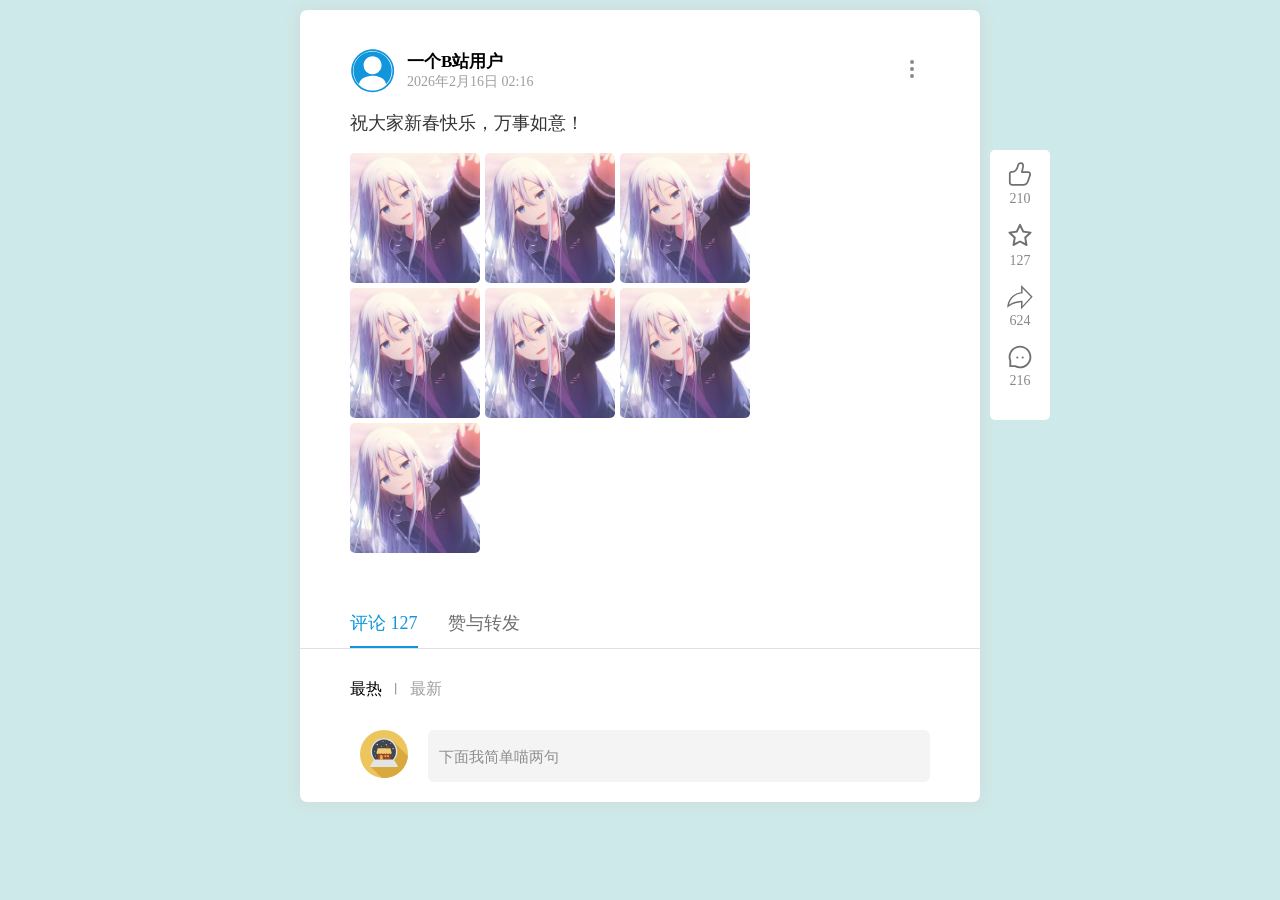
<file: reserve/biliOpusDemo/index.html>
<!DOCTYPE html>
<html lang="en">
<head>
    <meta charset="UTF-8">
    <meta name="viewport" content="width=device-width, initial-scale=1.0">
    <title>一个B站用户的动态 - 哔哩哔哩</title>
    <link rel="stylesheet" href="style.css">

</head>
<body>
    <div class="container">
        <div class="author-infor">
            <div class="author-left">
                <svg t="1770969730461" class="icon" viewBox="0 0 1024 1024" version="1.1" xmlns="http://www.w3.org/2000/svg" p-id="11759" width="45" height="45"><path d="M513.536 628.6336c101.6832 0 280.8832 38.7072 310.8864 193.7408 77.5168-77.5168 124.928-185.9584 124.928-305.0496 0-241.152-194.6624-435.8144-435.8144-435.8144S77.7216 277.0944 77.7216 517.2224c0 119.0912 47.4112 227.6352 124.928 306.0736 30.0032-154.9312 209.2032-194.6624 310.8864-194.6624z m0-439.7056c112.3328 0 204.3904 91.0336 204.3904 204.3904 0 112.3328-91.0336 204.3904-204.3904 204.3904a203.776 203.776 0 0 1-204.3904-204.3904c0.1024-112.4352 92.0576-204.3904 204.3904-204.3904z m0 0" fill="#1296DB" p-id="11760"></path><path d="M515.4816 1006.8992c-65.8432 0-129.8432-12.9024-189.952-38.4-58.1632-24.576-110.2848-59.8016-155.136-104.5504A485.56032 485.56032 0 0 1 65.8432 708.8128c-25.6-60.2112-38.5024-124.1088-38.5024-189.952 0-65.8432 12.9024-129.8432 38.4-189.952 24.576-58.1632 59.8016-110.2848 104.5504-155.136 44.8512-44.8512 96.9728-79.9744 155.136-104.5504C385.6384 43.6224 449.536 30.72 515.4816 30.72c65.8432 0 129.8432 12.9024 189.952 38.4 58.1632 24.576 110.2848 59.8016 155.136 104.5504 44.8512 44.8512 79.9744 96.9728 104.5504 155.136C990.6176 389.0176 1003.52 452.9152 1003.52 518.8608c0 65.8432-12.9024 129.8432-38.4 189.952-24.576 58.1632-59.8016 110.2848-104.5504 155.136a485.56032 485.56032 0 0 1-155.136 104.5504 484.39296 484.39296 0 0 1-189.952 38.4z m0-936.8576c-60.6208 0-119.3984 11.8784-174.6944 35.2256a447.76448 447.76448 0 0 0-142.6432 96.1536A444.42624 444.42624 0 0 0 101.9904 344.064a446.70976 446.70976 0 0 0-35.2256 174.6944c0 60.6208 11.8784 119.3984 35.2256 174.6944 22.6304 53.4528 54.9888 101.4784 96.1536 142.6432 41.1648 41.2672 89.1904 73.6256 142.6432 96.1536 55.296 23.3472 114.0736 35.2256 174.6944 35.2256 60.6208 0 119.3984-11.8784 174.6944-35.2256 53.4528-22.6304 101.4784-54.9888 142.6432-96.1536 41.2672-41.1648 73.6256-89.1904 96.1536-142.6432 23.3472-55.296 35.2256-114.0736 35.2256-174.6944 0-60.6208-11.8784-119.3984-35.2256-174.6944a447.76448 447.76448 0 0 0-96.1536-142.6432 444.42624 444.42624 0 0 0-142.6432-96.1536 447.44704 447.44704 0 0 0-174.6944-35.2256z m0 0" fill="#1296DB" p-id="11761"></path></svg>
                <div>
                    <div class="author-name">一个B站用户</div>
                    <div class="author-date">2026年2月16日 02:16</div>
                </div>
            </div>
            <div class="author-right">
                <svg t="1770969908767" class="icon" viewBox="0 0 1024 1024" version="1.1" xmlns="http://www.w3.org/2000/svg" p-id="12774" width="24" height="24"><path d="M512 298.6496a85.3504 85.3504 0 1 0 0-170.6496 85.3504 85.3504 0 0 0 0 170.6496z" fill="#8a8a8a" p-id="12775"></path><path d="M512 512m-85.3504 0a85.3504 85.3504 0 1 0 170.7008 0 85.3504 85.3504 0 1 0-170.7008 0Z" fill="#8a8a8a" p-id="12776"></path><path d="M512 896a85.3504 85.3504 0 1 0 0-170.7008 85.3504 85.3504 0 0 0 0 170.7008z" fill="#8a8a8a" p-id="12777"></path></svg>
            </div>
        </div>

        <div class="side-column">
            <ul class="side-list">
                <li class="side-btn">
                    <svg t="1772332521940" class="icon like empty" viewBox="0 0 1024 1024" version="1.1" xmlns="http://www.w3.org/2000/svg" p-id="9159" width="28" height="28"><path d="M621.674667 408.021333c16.618667-74.24 28.224-127.936 34.837333-161.194666C673.152 163.093333 629.941333 85.333333 544.298667 85.333333c-77.226667 0-116.010667 38.378667-138.88 115.093334l-0.586667 2.24c-13.728 62.058667-34.72 110.165333-62.506667 144.586666a158.261333 158.261333 0 0 1-119.733333 58.965334l-21.909333 0.469333C148.437333 407.808 106.666667 450.816 106.666667 503.498667V821.333333c0 64.8 52.106667 117.333333 116.394666 117.333334h412.522667c84.736 0 160.373333-53.568 189.12-133.92l85.696-239.584c21.802667-60.96-9.536-128.202667-70.005333-150.186667a115.552 115.552 0 0 0-39.488-6.954667H621.674667zM544.256 149.333333c39.253333 0 59.498667 36.48 49.888 84.928-7.573333 38.144-21.984 104.426667-43.221333 198.666667-4.512 20.021333 10.56 39.093333 30.912 39.093333h218.666666c6.101333 0 12.16 1.066667 17.909334 3.168 27.445333 9.984 41.674667 40.554667 31.776 68.266667l-85.568 239.573333C744.981333 838.026667 693.301333 874.666667 635.402667 874.666667H223.498667C194.314667 874.666667 170.666667 850.784 170.666667 821.333333V503.498667c0-17.866667 14.144-32.448 31.829333-32.821334l21.866667-0.469333a221.12 221.12 0 0 0 167.381333-82.56c34.346667-42.602667 59.146667-99.306667 74.869333-169.877333C482.101333 166.336 499.552 149.333333 544.266667 149.333333z" fill="#707070" p-id="9160"></path></svg>
                    <svg t="1772332490322" class="icon like fill" viewBox="0 0 1024 1024" version="1.1" xmlns="http://www.w3.org/2000/svg" p-id="8946" width="28" height="28"><path d="M621.674667 408.021333c16.618667-74.24 28.224-127.936 34.837333-161.194666C673.152 163.093333 629.941333 85.333333 544.298667 85.333333c-77.226667 0-116.010667 38.378667-138.88 115.093334l-0.586667 2.24c-13.728 62.058667-34.72 110.165333-62.506667 144.586666a158.261333 158.261333 0 0 1-119.733333 58.965334l-21.909333 0.469333C148.437333 407.808 106.666667 450.816 106.666667 503.498667V821.333333c0 64.8 52.106667 117.333333 116.394666 117.333334h412.522667c84.736 0 160.373333-53.568 189.12-133.92l85.696-239.584c21.802667-60.96-9.536-128.202667-70.005333-150.186667a115.552 115.552 0 0 0-39.488-6.954667H621.674667z" fill="#1296db" p-id="8947"></path></svg>
                    <span class="num">210</span>
                </li>
                <li class="side-btn">
                    <svg t="1772336246656" class="icon empty" viewBox="0 0 1024 1024" version="1.1" xmlns="http://www.w3.org/2000/svg" p-id="15630" width="28" height="28"><path d="M908.1 353.1l-253.9-36.9L540.7 86.1c-3.1-6.3-8.2-11.4-14.5-14.5-15.8-7.8-35-1.3-42.9 14.5L369.8 316.2l-253.9 36.9c-7 1-13.4 4.3-18.3 9.3-12.3 12.7-12.1 32.9 0.6 45.3l183.7 179.1-43.4 252.9c-1.2 6.9-0.1 14.1 3.2 20.3 8.2 15.6 27.6 21.7 43.2 13.4L512 754l227.1 119.4c6.2 3.3 13.4 4.4 20.3 3.2 17.4-3 29.1-19.5 26.1-36.9l-43.4-252.9 183.7-179.1c5-4.9 8.3-11.3 9.3-18.3 2.7-17.5-9.5-33.7-27-36.3zM664.8 561.6l36.1 210.3L512 672.7 323.1 772l36.1-210.3-152.8-149L417.6 382 512 190.7 606.4 382l211.2 30.7-152.8 148.9z" fill="#707070" p-id="15631"></path></svg>                   
                    <svg t="1772332562949" class="icon fill" viewBox="0 0 1426 1024" version="1.1" xmlns="http://www.w3.org/2000/svg" p-id="10408" width="28" height="28"><path d="M985.6 1022.976c-14.848 0-31.744-4.096-47.104-12.288L716.288 899.584l-223.744 111.104c-14.336 7.68-30.208 11.776-47.104 11.776-21.504 0-42.496-6.656-59.392-19.456-31.232-23.552-47.104-64-39.936-101.376l45.568-237.056-175.616-163.328c-27.136-27.648-37.376-67.072-27.136-104.448l0.512-1.024c12.8-38.4 44.544-65.024 82.944-70.144l243.712-44.544L625.152 58.88C642.56 23.552 678.4 1.024 716.288 1.024c39.424 0 76.288 23.552 91.648 58.368l109.056 221.696 243.712 42.496c38.4 5.632 70.656 33.28 81.408 71.168 12.288 36.864 2.048 77.312-25.6 104.96l-0.512 0.512-174.592 164.864 44.032 237.568c7.168 37.888-8.192 76.288-39.424 100.352-17.92 12.8-38.912 19.968-60.416 19.968z" fill="#1296db" p-id="10409"></path></svg>
                    <span class="num">127</span>
                </li>
                <li class="side-btn">
                    <svg t="1772333475485" class="icon" viewBox="0 0 1024 1024" version="1.1" xmlns="http://www.w3.org/2000/svg" p-id="13647" width="26" height="26"><path d="M1009.777778 503.466667l-443.733334-455.111111c-5.688889-5.688889-11.377778 0-11.377777 5.688888v267.377778C8.533333 409.6 2.844444 918.755556 17.066667 932.977778c0 0 45.511111-48.355556 164.977777-113.777778 85.333333-48.355556 224.711111-85.333333 369.777778-102.4v261.688889c0 8.533333 11.377778 11.377778 14.222222 5.688889l443.733334-480.711111z m-398.222222 358.4v-199.111111l-36.977778-2.844445c-221.866667 8.533333-378.311111 73.955556-497.777778 156.444445 76.8-275.911111 267.377778-403.911111 466.488889-438.044445l68.266667-2.844444v-199.111111l312.888888 312.888888s8.533333 5.688889 8.533334 14.222223-8.533333 14.222222-8.533334 14.222222l-312.888888 344.177778z" fill="#707070" p-id="13648"></path></svg>                    
                    <span class="num">624</span>
                </li>
                <li class="side-btn">
                    <svg t="1772332654627" class="icon" viewBox="0 0 1024 1024" version="1.1" xmlns="http://www.w3.org/2000/svg" p-id="12594" width="26" height="26"><path d="M405.97 530.4m-40.81 0a40.81 40.81 0 1 0 81.62 0 40.81 40.81 0 1 0-81.62 0Z" p-id="12595" fill="#707070"></path><path d="M618.04 530.4m-40.81 0a40.81 40.81 0 1 0 81.62 0 40.81 40.81 0 1 0-81.62 0Z" p-id="12596" fill="#707070"></path><path d="M512.01 959.33c-70.48 0-140.41-16.79-202.89-48.62H93.23V669.25c-18.96-50.4-28.56-103.26-28.56-157.26 0-246.66 200.68-447.32 447.34-447.32s447.32 200.66 447.32 447.32-200.66 447.34-447.32 447.34zM166.85 837.09h160.56l8.16 4.39c53.89 28.94 114.89 44.23 176.43 44.23 206.06 0 373.7-167.65 373.7-373.72 0-206.06-167.65-373.7-373.7-373.7-206.07 0-373.72 167.65-373.72 373.7 0 47.09 8.75 93.16 25.99 136.91l2.57 6.51v181.68z" p-id="12597" fill="#707070"></path></svg>
                    <span class="num">216</span>
                </li>
            </ul>
        </div>

        <div class="content">
            <p class="content-text">
                <span>祝大家新春快乐，万事如意！</span>
            </p>
            <div class="content-imgs">
                <div class="grid-container">
                    <div class="grid-item"><img src="img/zozo.jpg"></div>
                    <div class="grid-item"><img src="img/zozo.jpg"></div>
                    <div class="grid-item"><img src="img/zozo.jpg"></div>
                    <div class="grid-item"><img src="img/zozo.jpg"></div>
                    <div class="grid-item"><img src="img/zozo.jpg"></div>
                    <div class="grid-item"><img src="img/zozo.jpg"></div>
                    <div class="grid-item"><img src="img/zozo.jpg"></div>
                </div>
            </div>
        </div>
        
        <div class="tab-header">
            <div class="tab-item active">评论 127</div>
            <div class="tab-item">赞与转发</div>
        </div>

        <div class="comment-header">
            <div class="navbar">
                <div class="navbar-item active">最热</div>
                <div class="navbar-item-separator">丨</div>
                <div class="navbar-item">最新</div>
            </div>
        </div>

        <div class="comment-box">
            <div class="comment-item">
                <div class="comment-author">
                    <svg t="1772180660832" class="icon" viewBox="0 0 1024 1024" version="1.1" xmlns="http://www.w3.org/2000/svg" p-id="7730" width="48" height="48"><path d="M512 512m-512 0a512 512 0 1 0 1024 0 512 512 0 1 0-1024 0Z" fill="#EDC55D" p-id="7731"></path><path d="M711.168 244.792L436.152 610.736 261.168 754.968 225.504 783.2l241 238.672c15 1.328 30.152 2.128 45.496 2.128 269 0 489.4-207.504 510.224-471.16L711.168 244.792z" fill="#D9A93F" p-id="7732"></path><path d="M512 456.328m-278.72 0a278.72 278.72 0 1 0 557.44 0 278.72 278.72 0 1 0-557.44 0Z" fill="#42454C" p-id="7733"></path><path d="M512 741.528c-157.264 0-285.2-127.936-285.2-285.208S354.736 171.12 512 171.12s285.2 127.936 285.2 285.208S669.264 741.528 512 741.528z m0-540.136c-140.568 0-254.928 114.36-254.928 254.936 0 140.568 114.36 254.944 254.928 254.944s254.928-114.376 254.928-254.944c0-140.576-114.36-254.936-254.928-254.936z" fill="#E3E5E5" p-id="7734"></path><path d="M379.472 467.656H648.56V627.44H379.472z" fill="#9A4922" p-id="7735"></path><path d="M648.552 390.296H379.472l-27.776 96.848a27.048 27.048 0 1 0 54.112 0 27.064 27.064 0 0 0 54.112 0 27.04 27.04 0 1 0 54.096 0 27.056 27.056 0 1 0 54.112 0 27.064 27.064 0 0 0 54.12 0 27.056 27.056 0 0 0 54.104 0l-27.8-96.848z" fill="#EECE7B" p-id="7736"></path><path d="M455.776 532.472a30.168 30.168 0 0 0-30.168 30.168v64.8h60.344v-64.8a30.184 30.184 0 0 0-30.176-30.168z" fill="#F9A744" p-id="7737"></path><path d="M523.184 539.528h37.88v35.952h-37.88zM579.056 539.528h37.872v35.952h-37.872z" fill="#F9A744" p-id="7738"></path><path d="M561.072 350.344h55.856v39.952h-55.856z" fill="#9A4922" p-id="7739"></path><path d="M800.552 754.968c11.664 18.656 3.2 33.92-18.8 33.92H242.24c-22 0-30.464-15.264-18.8-33.92l58.504-93.608c11.664-18.656 39.2-33.92 61.2-33.92h337.704c22 0 49.536 15.264 61.2 33.92l58.504 93.608z" fill="#E3E5E5" p-id="7740"></path><path d="M368.024 293.144l5.48 11.096 12.24 1.768-8.864 8.64 2.088 12.184-10.944-5.752-10.952 5.752 2.096-12.184-8.864-8.64 12.232-1.768zM461.656 342.568l3.448 6.976 7.704 1.128-5.584 5.432 1.312 7.664-6.88-3.624-6.888 3.624 1.312-7.664-5.576-5.432 7.704-1.128zM684.656 536.952l2.368 4.784 5.288 0.776-3.824 3.736 0.904 5.264-4.736-2.496-4.744 2.496 0.92-5.264-3.84-3.736 5.288-0.776zM490.952 233.16l3.448 6.976 7.704 1.128-5.584 5.424 1.312 7.664-6.88-3.624-6.888 3.624 1.312-7.664-5.568-5.424 7.696-1.128zM310.824 441.664l3.44 6.968 7.696 1.112-5.576 5.432 1.312 7.664-6.872-3.616-6.896 3.616 1.312-7.664-5.568-5.432 7.696-1.112zM333.112 542.28l3.44 6.984 7.696 1.112-5.576 5.44 1.312 7.672-6.872-3.632-6.896 3.632 1.312-7.672-5.568-5.44 7.696-1.112zM655.12 276l3.44 6.976 7.696 1.112-5.576 5.424 1.312 7.672-6.872-3.616-6.896 3.616 1.312-7.672-5.568-5.424 7.696-1.112zM561.072 297.184l5.592 11.328 12.504 1.824-9.064 8.824 2.12 12.448-11.152-5.888-11.208 5.888 2.136-12.448-9.04-8.824 12.504-1.824zM704.68 379.704l5.152 10.416 11.496 1.68-8.328 8.104 1.952 11.448-10.272-5.408-10.28 5.408 1.944-11.448-8.312-8.104 11.496-1.68z" fill="#FFFFFF" p-id="7741"></path></svg>
                </div>
                <div class="comment-area">
                    <input type="text" class="comment-input" placeholder="下面我简单喵两句">
                </div>
            </div>
        </div>
    </div>
    

    <script src="main.js"></script>
</body>
</html>
</file>
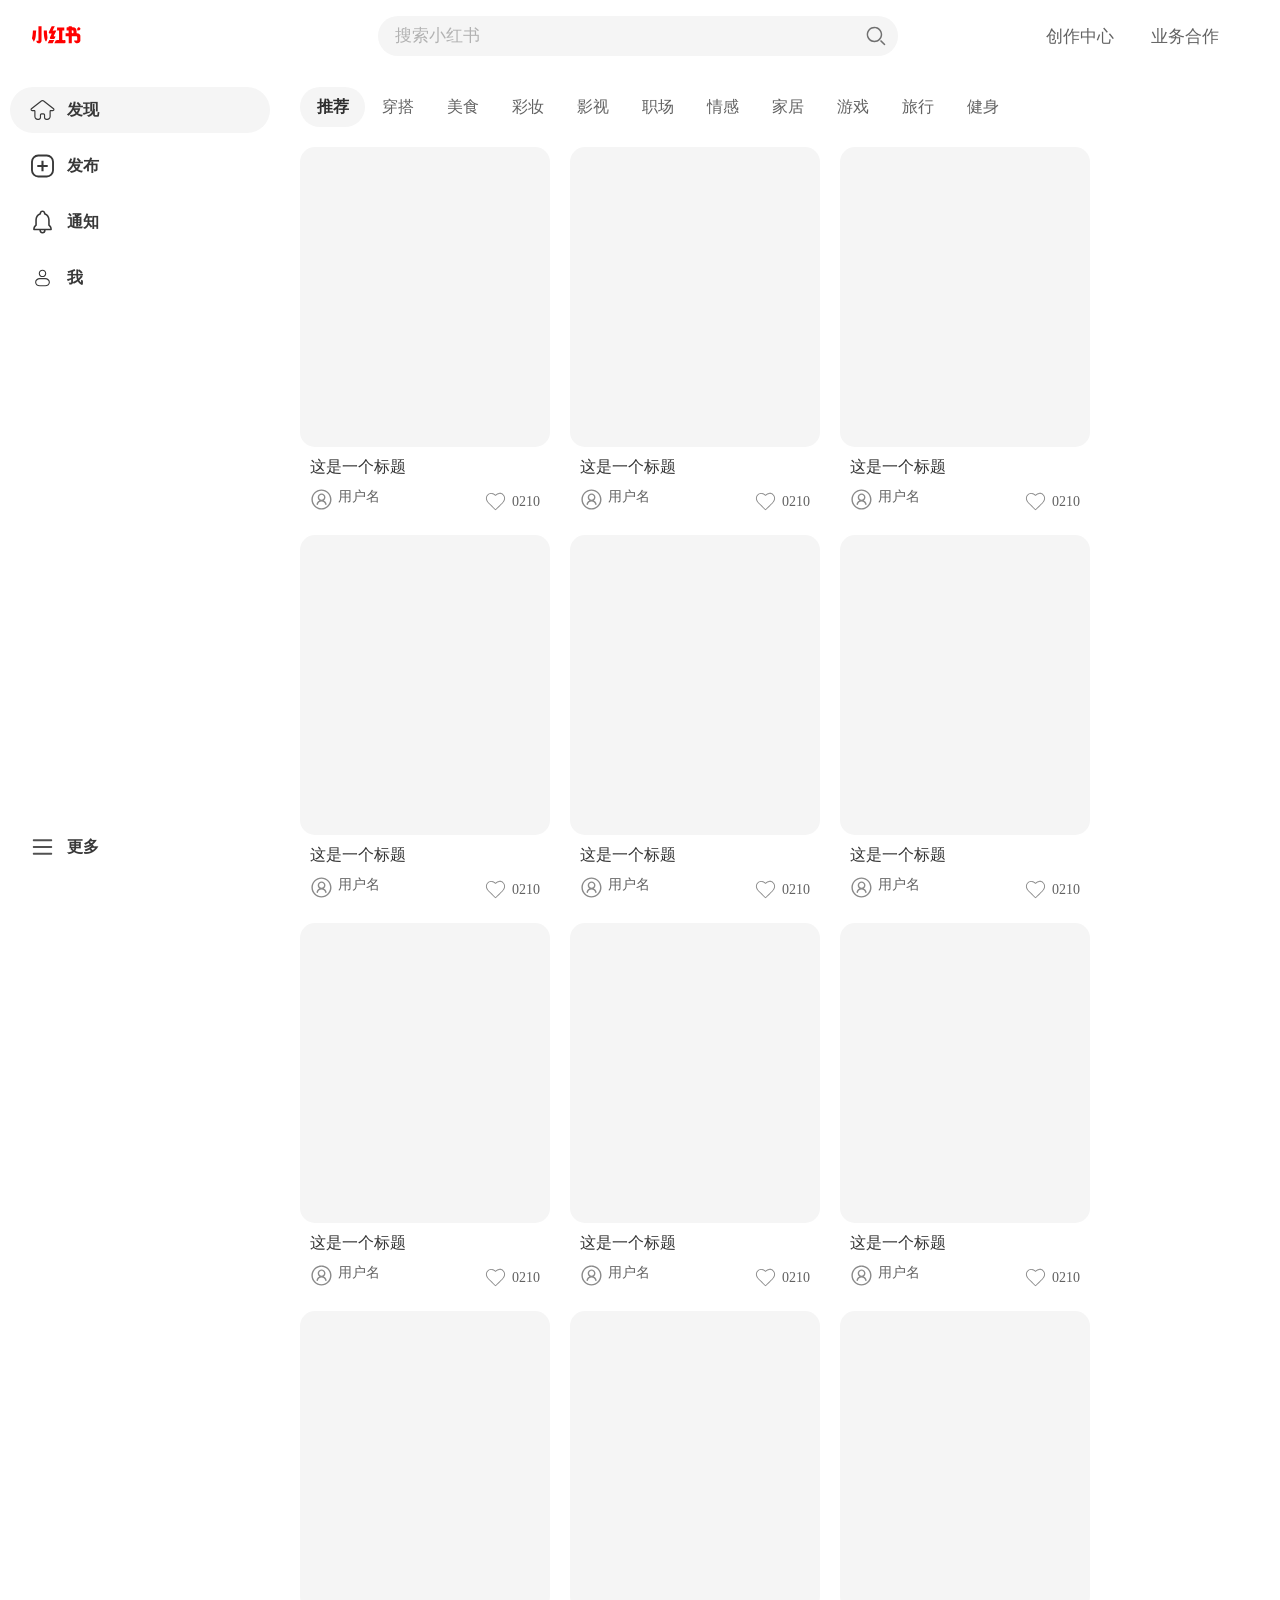
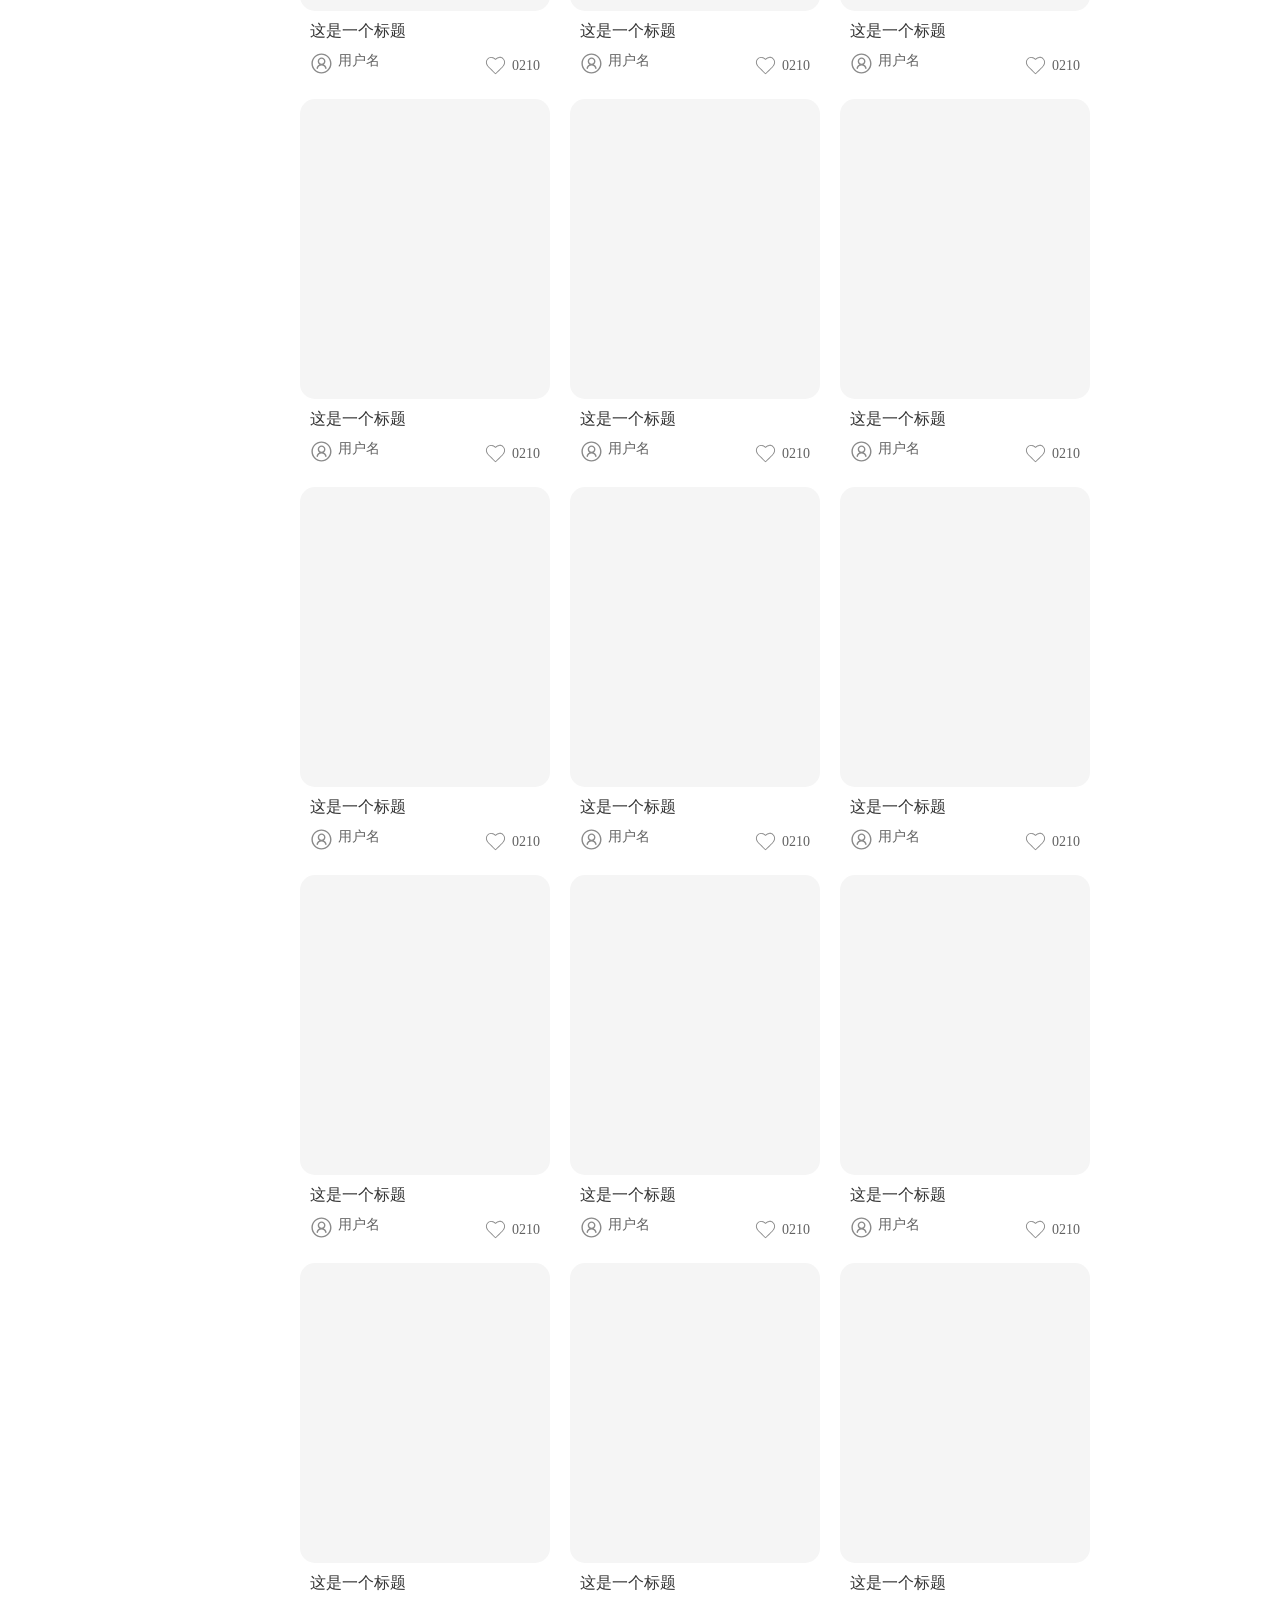
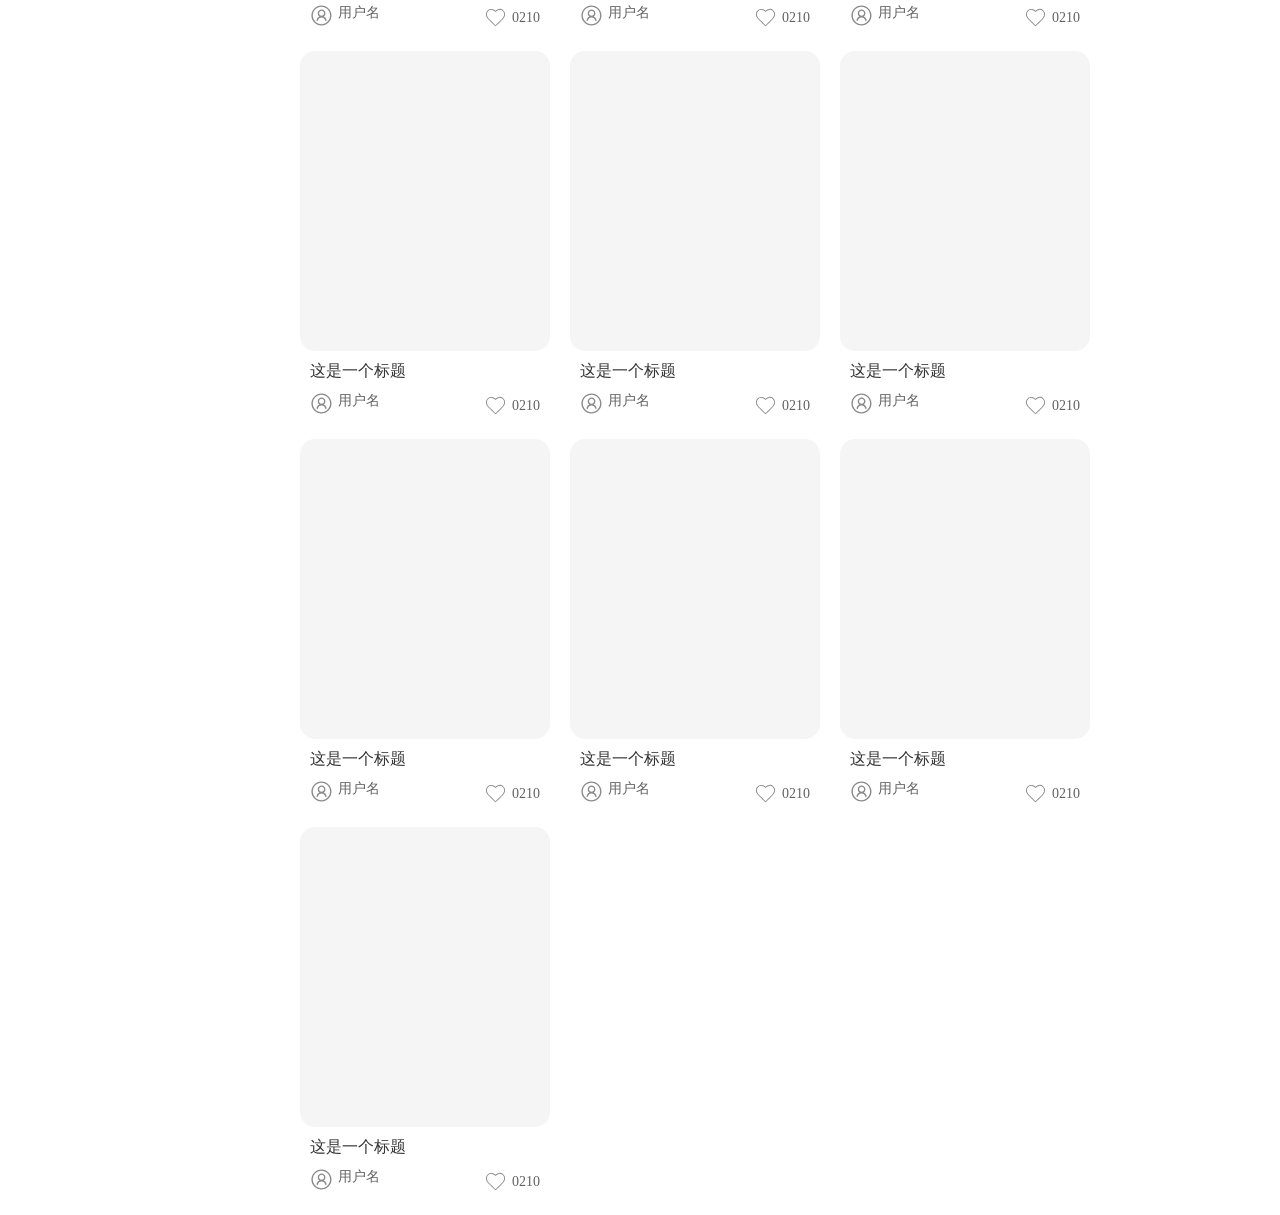
<file: sAwinter/xiaohongshuDemo/index.html>
<!DOCTYPE html>
<html lang="en">
<head>
    <meta charset="UTF-8">
    <meta name="viewport" content="width=device-width, initial-scale=1.0">
    <title>小红书 - 你的生活兴趣社区</title>
    <link rel="stylesheet" href="style.css">
</head>
<body>
    <div id="header">
        <svg t="1770087659535" class="xiaohongshu-icon" viewBox="0 0 1700 1024" version="1.1" xmlns="http://www.w3.org/2000/svg" p-id="5117" width="55" height="40"><path d="M1556.584 666.846c-29.077 60.292-60.079 76.862-124.326 66.706-41.264-6.52-63.82-30.68-69.914-78.893 24.908 0 49.496-0.64 73.976 0.214 16.463 0.642 23.946-4.917 23.304-22.235-0.962-25.015 0.214-50.244-0.641-75.259-0.748-20.952-12.187-34.635-33.567-35.063-42.974-0.962-85.948-0.32-133.092-0.32v212.84h-95.676V523.384h-96.532v-98.349h93.86v-83.49h-62.324v-96.104c20.525-0.962 40.195-2.03 63.285-3.1V208.99h96.425c-3.741 26.832 6.735 35.491 34.636 35.919 74.083 1.176 113.101 42.867 114.491 117.27 0.428 20.418 0.107 40.836 0.107 63.286 59.865-2.78 96.745 21.914 115.988 72.692v168.69z m-264.58-329.896c0 29.397-1.176 51.312 0.748 72.906 0.534 5.559 10.797 14.432 16.57 14.432 11.652 0.107 33.032-3.742 33.46-7.911 2.458-22.342 3.42-46.395-3.207-67.348-2.245-7.269-27.474-7.376-47.571-12.08zM357.368 208.882c-0.214 146.348-0.107 292.802-0.856 439.15-0.32 62.644-39.553 96.104-98.67 86.269-38.697-6.414-59.65-32.605-61.147-78.786h64.248V208.989c32.177-0.107 64.354-0.107 96.425-0.107z m409.751 0c-23.625 47.143-50.03 93.11-66.813 137.902 39.34-2.245 74.617-4.276 116.736-6.734-22.235 44.898-42.012 84.665-61.789 124.54-2.672 5.344-5.238 10.903-7.91 16.248-20.74 41.585-20.632 41.692 25.335 42.975 4.81 0.106 9.514 0.748 18.28 1.496-12.935 25.336-24.266 48.426-36.453 71.09-2.031 3.74-7.483 8.017-11.331 8.017-33.995-0.107-68.31 1.069-102.091-2.673-24.48-2.779-33.78-21.273-24.267-44.577 11.653-28.757 25.443-56.658 38.271-84.88 4.383-9.728 8.766-19.456 15.287-33.887-18.922 0-32.605 0.427-46.288-0.107-40.623-1.39-54.092-19.456-37.416-56.337 26.405-58.368 55.91-115.453 84.025-173.073h96.424zM62.107 576.408c6.093-33.78 13.79-67.455 17.852-101.45 5.132-42.76 7.163-85.84 10.69-130.74H192.1c-17.211 115.988 3.42 238.818-72.586 345.505C99.202 654.018 80.6 621.199 62 588.381c0.107-3.849 0.107-7.91 0.107-11.973z m1494.477-271.101c-21.701 37.736-56.016 38.698-92.79 32.925-11.011-47.891-3.1-79.32 22.449-90.972 23.839-10.904 45.647-2.245 70.34 28.008v30.039z" fill="#FF0000" p-id="5118"></path><path d="M998.667 639.48c26.405 0 51.206 0.534 76.007-0.214 15.607-0.428 20.418 5.986 21.38 21.273 4.81 76.114 5.238 76.114-71.73 76.114H752.366c16.89-33.354 30.574-62.644 46.716-90.439 2.993-5.238 16.035-6.2 24.48-6.414 23.946-0.855 47.999-0.32 74.296-0.32V341.332h-61.468v-94.607h223.103v93.11H998.56c0.107 100.595 0.107 198.195 0.107 299.645zM425.891 343.364h95.035c4.597 58.688 2.566 117.805 15.287 173.607 14.966 65.316-8.873 115.88-39.767 167.407-46.181-40.409-71.303-161.42-70.555-341.014z m171.149 294.94h153.937c-17.21 33.673-30.787 61.147-45.646 87.98-2.78 4.917-10.904 9.62-16.677 9.727-44.898 0.748-89.797 0.428-141.323 0.428 19.563-38.805 35.598-70.341 49.709-98.135z" fill="#FF0000" p-id="5119"></path></svg>
        <div class="search-box">
            <input class="search-input" type="text" placeholder="搜索小红书">
            <svg t="1770088080890" class="search-icon" viewBox="0 0 1024 1024" version="1.1" xmlns="http://www.w3.org/2000/svg" p-id="2477" width="24" height="24"><path d="M446.112323 177.545051c137.567677 0.219798 252.612525 104.59798 266.162424 241.493333 13.562828 136.895354-78.778182 261.818182-213.617777 289.008485-134.852525 27.203232-268.386263-52.156768-308.945455-183.608889s25.018182-272.252121 151.738182-325.779394A267.235556 267.235556 0 0 1 446.112323 177.545051m0-62.060607c-182.794343 0-330.989899 148.195556-330.989899 330.989899s148.195556 330.989899 330.989899 330.989899 330.989899-148.195556 330.989899-330.989899-148.195556-330.989899-330.989899-330.989899z m431.321212 793.341415a30.849293 30.849293 0 0 1-21.94101-9.102223l-157.220202-157.220202c-11.752727-12.179394-11.584646-31.534545 0.37495-43.50707 11.972525-11.972525 31.327677-12.140606 43.494141-0.37495l157.220202 157.220202a31.036768 31.036768 0 0 1 6.723232 33.810101 31.004444 31.004444 0 0 1-28.651313 19.174142z m0 0" p-id="2478" fill="#707070"></path></svg>
        </div>
        <ul class="function-list">
            <li class="function-text">创作中心</li>
            <li class="function-text">业务合作</li>
        </ul>
    </div>
    <div class="dropdown-container">
        <div class="creation dplist">
            <ul class="creation-list">
                <li class="dp-item">创作服务</li>
                <li class="dp-item">直播管理</li>
                <li class="dp-item">电脑直播助手</li>
            </ul>
        </div>
        <div class="business dplist">
            <ul class="business-list">
                <li class="dp-item">专业号</li>
                <li class="dp-item">推广合作</li>
                <li class="dp-item">蒲公英</li>
                <li class="dp-item">商家入驻</li>
                <li class="dp-item">MCN入驻</li>
            </ul>
        </div>
    </div>
    <div id="side-column">
        <ul class="side-list">
            <li class="side-item active">
                <svg t="1770089840006" class="icon" viewBox="0 0 1024 1024" version="1.1" xmlns="http://www.w3.org/2000/svg" p-id="5998" width="25" height="32"><path d="M706.3212020491801 918.9857575195673h-37.16008370489797c-53.60992967617445 0-97.16060102458991-43.55067134841546-97.16060102458991-97.16060102458991v-106.62813827424546c0-11.124356268345256-8.994160387172757-20.118516655518004-20.118516655518004-20.118516655518004h-79.7640013283479c-11.124356268345256 0-20.118516655518004 8.994160387172757-20.118516655518004 20.118516655518004v106.62813827424546c0 53.60992967617445-43.55067134841546 97.16060102458991-97.16060102458991 97.16060102458991h-37.16008370489797c-77.75214966279607 0-140.94796080424672-63.195811141450704-140.94796080424672-140.94796080424672V563.4797337950018c0-1.6568190186897185-1.3017863718276361-2.958605390517354-2.958605390517354-2.958605390517354h-85.5628678937619c-28.40261174896661 0-53.37324124493308-17.15991126500066-63.43249957269209-43.78735977965684-10.1776025433797-26.62744851465619-2.958605390517354-55.97681398858833 18.225009205586904-74.91188848789942l1.183442156206942-0.9467537249655534L436.8514230808592 133.2985100137787c20.828581949242178-18.3433534212076 47.456030463898365-28.40261174896661 75.1485769191408-28.40261174896661s54.43833918551932 10.059258327759002 75.1485769191408 28.40261174896661l393.37617272318744 308.04999326066695 0.591721078103471 0.4733768624827767c21.18361459610426 18.93507449931107 28.40261174896661 48.28443997324323 18.225009205586904 74.91188848789942s-35.029887823725474 43.78735977965684-63.43249957269209 43.78735977965684h-85.5628678937619c-1.6568190186897185 0-2.958605390517354 1.3017863718276361-2.958605390517354 2.958605390517354v214.55806292031858c-0.11834421562069418 77.75214966279607-63.31415535707138 140.94796080424672-141.06630501986746 140.94796080424672zM472.117999335826 647.7408153169362h79.7640013283479c37.16008370489797 0 67.45620290379567 30.29611919889771 67.45620290379567 67.45620290379567v106.62813827424546c0 27.455858024001046 22.3670567523112 49.82291477631225 49.82291477631225 49.82291477631225h37.16008370489797c51.59807801062266 0 93.61027455596907-42.01219654534644 93.61027455596907-93.61027455596907V563.4797337950018c0-27.810890670863138 22.60374518355259-50.296291638795026 50.296291638795026-50.296291638795026h85.5628678937619c13.136207933897053 0 18.106664989966205-10.1776025433797 19.290107146173156-13.254552149517748 1.183442156206942-3.0769496061380486 4.142047546724296-13.60958479637983-5.08880127168985-22.248712536690512L556.852457720243 169.74852842495238l-0.591721078103471-0.4733768624827767c-12.1894542089315-10.887667837103866-27.929234886483833-16.92322283375927-44.26073664213964-16.92322283375927-16.331501755655797 0-32.071282433208125 6.035554996655404-44.26073664213964 16.92322283375927l-1.183442156206942 0.9467537249655534-392.54776321384253 307.33992796694275c-9.230848818414147 8.639127740310675-6.272243427896791 19.171762930552454-5.08880127168985 22.248712536690512 1.183442156206942 3.0769496061380486 6.035554996655404 13.254552149517748 19.290107146173156 13.254552149517748h85.5628678937619c27.810890670863138 0 50.296291638795026 22.60374518355259 50.296291638795026 50.296291638795026v214.55806292031858c0 51.59807801062266 42.01219654534644 93.61027455596907 93.61027455596907 93.61027455596907h37.16008370489797c27.455858024001046 0 49.82291477631225-22.3670567523112 49.82291477631225-49.82291477631225v-106.62813827424546c0-37.04173948927729 30.29611919889771-67.33785868817499 67.45620290379567-67.33785868817499z" fill="#383838" p-id="5999"></path></svg>
                <span>发现</span>
            </li>
            <li class="side-item">
                <svg t="1770089909871" class="icon" viewBox="0 0 1024 1024" version="1.1" xmlns="http://www.w3.org/2000/svg" p-id="8192" width="25" height="32"><path d="M554.7 469.3h170.6v85.4H554.7v170.6h-85.4V554.7H298.7v-85.4h170.6V298.7h85.4z" p-id="8193" fill="#383838"></path><path d="M687 981.3H337A294.3 294.3 0 0 1 42.7 687V337A294.3 294.3 0 0 1 337 42.7h350A294.3 294.3 0 0 1 981.3 337v350A294.3 294.3 0 0 1 687 981.3zM337 119.5A217.5 217.5 0 0 0 119.5 337v350A217.5 217.5 0 0 0 337 904.5h350A217.5 217.5 0 0 0 904.5 687V337A217.5 217.5 0 0 0 687 119.5z" p-id="8194" fill="#383838"></path></svg>
                <span>发布</span>

            </li>
            <li class="side-item">
                <svg t="1770089969716" class="icon" viewBox="0 0 1024 1024" version="1.1" xmlns="http://www.w3.org/2000/svg" p-id="11062" width="25" height="32"><path d="M512 42.666667c63.637333 0 116.288 50.432 120.682667 114.005333 103.125333 46.058667 175.552 149.12 175.552 269.696v203.306667C867.477333 677.952 896 741.525333 896 820.458667c0 17.557333-15.36 32.896-32.917333 32.896H640l-0.085333 4.8A128 128 0 0 1 384 853.333333L160.917333 853.333333C143.36 853.333333 128 837.973333 128 820.437333c0-76.736 28.522667-142.506667 87.765333-190.741333v-203.306667c0-120.618667 72.426667-223.658667 175.552-269.717333C395.712 93.098667 448.362667 42.666667 512 42.666667z m64 810.688L448 853.333333l0.106667 3.754667A64 64 0 0 0 576 853.354667zM512 106.666667c-29.525333 0-54.741333 23.914667-56.832 54.421333l-2.645333 38.357333-35.114667 15.68c-83.072 37.077333-137.642667 119.104-137.642667 211.242667v233.749333l-23.594666 19.2c-35.136 28.608-55.744 65.173333-62.08 110.016h635.904l-1.066667-7.082666c-7.210667-41.962667-27.2-75.306667-61.098667-102.933334l-23.594666-19.2V426.368c0-92.16-54.570667-174.165333-137.642667-211.242667l-35.114667-15.68-2.645333-38.357333C566.741333 130.581333 541.525333 106.666667 512 106.666667z" fill="#383838" p-id="11063"></path></svg>
                <span>通知</span>
            </li>
            <li class="side-item">
                <svg t="1770090004259" class="icon" viewBox="0 0 1024 1024" version="1.1" xmlns="http://www.w3.org/2000/svg" p-id="12190" width="25" height="32"><path d="M512.02048 476.09856c-84.3776 0-153.00608-68.62848-153.00608-152.9856s68.62848-152.9856 153.00608-152.9856c84.35712 0 152.9856 68.62848 152.9856 152.9856s-68.62848 152.9856-152.9856 152.9856z m0-260.93568c-59.53536 0-107.97056 48.4352-107.97056 107.95008s48.4352 107.95008 107.97056 107.95008c59.51488 0 107.95008-48.4352 107.95008-107.95008s-48.4352-107.95008-107.95008-107.95008zM623.63648 853.85216H400.384c-105.49248 0-191.32416-76.20608-191.32416-169.86112 0-93.63456 85.83168-169.84064 191.32416-169.84064h223.25248c105.472 0 191.32416 76.20608 191.32416 169.84064 0 93.67552-85.83168 169.86112-191.32416 169.86112zM400.384 559.18592c-80.67072 0-146.30912 55.99232-146.30912 124.8256 0 68.83328 65.6384 124.84608 146.30912 124.84608h223.25248c80.65024 0 146.30912-55.99232 146.30912-124.84608 0-68.8128-65.6384-124.8256-146.30912-124.8256H400.384z" fill="#383838" p-id="12191"></path></svg>
                <span>我</span>
            </li>
        </ul>
        <div class="side-item more-btn">
            <svg t="1770091273221" class="icon" viewBox="0 0 1024 1024" version="1.1" xmlns="http://www.w3.org/2000/svg" p-id="13236" width="25" height="20"><path d="M66.488889 211.781818h891.022222c28.198788 0 50.980202-22.238384 50.980202-49.648485 0-27.397172-22.768485-49.648485-50.980202-49.648485H66.488889C38.341818 112.484848 15.508687 134.723232 15.508687 162.133333s22.833131 49.648485 50.980202 49.648485z m891.009293 248.242424H66.488889C38.277172 460.024242 15.508687 482.262626 15.508687 509.672727s22.768485 49.648485 50.980202 49.648485h891.022222c28.198788 0 50.980202-22.238384 50.980202-49.648485-0.012929-27.410101-22.923636-49.648485-50.993131-49.648485z m0 351.63798H66.488889c-28.134141 0-50.980202 22.238384-50.980202 49.648485s22.833131 49.648485 50.980202 49.648485h891.022222c28.198788 0 50.980202-22.238384 50.980202-49.648485-0.012929-27.397172-22.781414-49.648485-50.993131-49.648485z m0 0" p-id="13237" fill="#515151"></path></svg>
            <span>更多</span>
        </div>
    </div>
    <div id="content">
        <div class="content-titles">
            <ul class="titles-list">
                <li class="title active">推荐</li>
                <li class="title">穿搭</li>
                <li class="title">美食</li>
                <li class="title">彩妆</li>
                <li class="title">影视</li>
                <li class="title">职场</li>
                <li class="title">情感</li>
                <li class="title">家居</li>
                <li class="title">游戏</li>
                <li class="title">旅行</li>
                <li class="title">健身</li>
            </ul>
        </div>
        <div class="content-container">
            <div class="content-card">
                <div class="card-img"></div>
                <div class="card-title">这是一个标题</div>
                <div class="card-infor">
                    <div class="infor-avatar">
                        <div class="avatar-img"><svg t="1770104297950" class="icon" viewBox="0 0 1024 1024" version="1.1" xmlns="http://www.w3.org/2000/svg" p-id="16370" width="23" height="23"><path d="M510 64.4c-246.5 0-447.6 200-447.6 447.6 0 246.5 200 447.6 447.6 447.6 246.5 0 447.6-200 447.6-447.6 0-246.5-200.1-447.6-447.6-447.6z m0 831.9c-212.3 0-384.3-172-384.3-384.3s172-384.3 384.3-384.3 384.3 172 384.3 384.3-172 384.3-384.3 384.3z m229.1-181.2c-18.4-70.4-67.9-125.5-131.2-153.6 48-30.6 79.6-84.2 79.6-144.9 0-94.9-77.1-172-172-172s-172 77.1-172 172c0 61.2 31.6 114.8 79.6 144.9-63.8 27.6-113.3 83.2-131.7 153.6-4.1 16.3 5.6 33.2 21.9 37.3 2.6 0.5 5.1 1 7.7 1 13.8 0 26-9.2 29.6-23 19.4-75 87.3-127.1 164.3-127.1S660 655.4 679.4 730.4c4.1 16.3 20.9 26 37.3 21.9 16.8-4 27-20.9 22.4-37.2zM515.6 305.8c61.2 0 110.7 49.5 110.7 110.7s-49.5 110.7-110.7 110.7-110.7-49.5-110.7-110.7 49.5-110.7 110.7-110.7z" fill="#8a8a8a" p-id="16371"></path></svg></div>
                        <span class="avatar-name">用户名</span>
                    </div>
                    <div class="likes">
                        <svg t="1770104234057" class="icon" viewBox="0 0 1024 1024" version="1.1" xmlns="http://www.w3.org/2000/svg" p-id="14401" width="23" height="23"><path d="M523.733333 841.024l33.173334-32.576 99.690666-97.813333c70.976-69.632 120.32-117.973333 138.709334-135.893334 59.008-57.514667 93.248-121.28 99.626666-184.234666 6.250667-61.44-15.488-119.744-61.589333-164.672-44.992-43.84-98.88-61.909333-157.034667-52.906667-49.365333 7.616-101.034667 34.624-150.016 78.848a21.333333 21.333333 0 0 1-28.586666 0c-48.981333-44.224-100.650667-71.232-150.016-78.869333-58.154667-8.96-112.042667 9.088-157.034667 52.928-46.101333 44.928-67.84 103.210667-61.610667 164.693333 6.4 62.933333 40.64 126.72 99.648 184.213333a100207.573333 100207.573333 0 0 1 145.92 142.826667l24.256 23.765333L512 852.522667l11.733333-11.498667z m-11.733333 11.52l-1.493333 1.429333A2.133333 2.133333 0 0 1 512 853.333333c0.512 0 1.045333 0.213333 1.493333 0.64l-1.493333-1.450666z m157.781333-721.792c71.637333-11.093333 138.901333 11.477333 193.344 64.533333 55.317333 53.930667 81.834667 124.992 74.282667 199.530667-7.466667 73.642667-46.549333 146.368-112.32 210.474667-18.346667 17.898667-67.669333 66.218667-138.453333 135.637333-31.829333 31.232-65.706667 64.448-99.84 97.984L553.6 871.466667l-13.184 12.949333a40.554667 40.554667 0 0 1-56.832 0l-114.602667-112.64-24.213333-23.722667a677626.346667 677626.346667 0 0 0-145.856-142.762666C133.141333 541.184 94.08 468.48 86.613333 394.816c-7.552-74.538667 18.944-145.6 74.282667-199.530667 54.442667-53.056 121.706667-75.605333 193.344-64.533333 53.162667 8.213333 107.093333 34.688 157.781333 76.949333 50.709333-42.24 104.618667-68.736 157.781334-76.949333z" fill="#8a8a8a" p-id="14402"></path></svg>
                        <span class="likes-num">0210</span>
                    </div>
                </div>
            </div>
            <div class="content-card">
                <div class="card-img"></div>
                <div class="card-title">这是一个标题</div>
                <div class="card-infor">
                    <div class="infor-avatar">
                        <div class="avatar-img"><svg t="1770104297950" class="icon" viewBox="0 0 1024 1024" version="1.1" xmlns="http://www.w3.org/2000/svg" p-id="16370" width="23" height="23"><path d="M510 64.4c-246.5 0-447.6 200-447.6 447.6 0 246.5 200 447.6 447.6 447.6 246.5 0 447.6-200 447.6-447.6 0-246.5-200.1-447.6-447.6-447.6z m0 831.9c-212.3 0-384.3-172-384.3-384.3s172-384.3 384.3-384.3 384.3 172 384.3 384.3-172 384.3-384.3 384.3z m229.1-181.2c-18.4-70.4-67.9-125.5-131.2-153.6 48-30.6 79.6-84.2 79.6-144.9 0-94.9-77.1-172-172-172s-172 77.1-172 172c0 61.2 31.6 114.8 79.6 144.9-63.8 27.6-113.3 83.2-131.7 153.6-4.1 16.3 5.6 33.2 21.9 37.3 2.6 0.5 5.1 1 7.7 1 13.8 0 26-9.2 29.6-23 19.4-75 87.3-127.1 164.3-127.1S660 655.4 679.4 730.4c4.1 16.3 20.9 26 37.3 21.9 16.8-4 27-20.9 22.4-37.2zM515.6 305.8c61.2 0 110.7 49.5 110.7 110.7s-49.5 110.7-110.7 110.7-110.7-49.5-110.7-110.7 49.5-110.7 110.7-110.7z" fill="#8a8a8a" p-id="16371"></path></svg></div>
                        <span class="avatar-name">用户名</span>
                    </div>
                    <div class="likes">
                        <svg t="1770104234057" class="icon" viewBox="0 0 1024 1024" version="1.1" xmlns="http://www.w3.org/2000/svg" p-id="14401" width="23" height="23"><path d="M523.733333 841.024l33.173334-32.576 99.690666-97.813333c70.976-69.632 120.32-117.973333 138.709334-135.893334 59.008-57.514667 93.248-121.28 99.626666-184.234666 6.250667-61.44-15.488-119.744-61.589333-164.672-44.992-43.84-98.88-61.909333-157.034667-52.906667-49.365333 7.616-101.034667 34.624-150.016 78.848a21.333333 21.333333 0 0 1-28.586666 0c-48.981333-44.224-100.650667-71.232-150.016-78.869333-58.154667-8.96-112.042667 9.088-157.034667 52.928-46.101333 44.928-67.84 103.210667-61.610667 164.693333 6.4 62.933333 40.64 126.72 99.648 184.213333a100207.573333 100207.573333 0 0 1 145.92 142.826667l24.256 23.765333L512 852.522667l11.733333-11.498667z m-11.733333 11.52l-1.493333 1.429333A2.133333 2.133333 0 0 1 512 853.333333c0.512 0 1.045333 0.213333 1.493333 0.64l-1.493333-1.450666z m157.781333-721.792c71.637333-11.093333 138.901333 11.477333 193.344 64.533333 55.317333 53.930667 81.834667 124.992 74.282667 199.530667-7.466667 73.642667-46.549333 146.368-112.32 210.474667-18.346667 17.898667-67.669333 66.218667-138.453333 135.637333-31.829333 31.232-65.706667 64.448-99.84 97.984L553.6 871.466667l-13.184 12.949333a40.554667 40.554667 0 0 1-56.832 0l-114.602667-112.64-24.213333-23.722667a677626.346667 677626.346667 0 0 0-145.856-142.762666C133.141333 541.184 94.08 468.48 86.613333 394.816c-7.552-74.538667 18.944-145.6 74.282667-199.530667 54.442667-53.056 121.706667-75.605333 193.344-64.533333 53.162667 8.213333 107.093333 34.688 157.781333 76.949333 50.709333-42.24 104.618667-68.736 157.781334-76.949333z" fill="#8a8a8a" p-id="14402"></path></svg>
                        <span class="likes-num">0210</span>
                    </div>
                </div>
            </div>
            <div class="content-card">
                <div class="card-img"></div>
                <div class="card-title">这是一个标题</div>
                <div class="card-infor">
                    <div class="infor-avatar">
                        <div class="avatar-img"><svg t="1770104297950" class="icon" viewBox="0 0 1024 1024" version="1.1" xmlns="http://www.w3.org/2000/svg" p-id="16370" width="23" height="23"><path d="M510 64.4c-246.5 0-447.6 200-447.6 447.6 0 246.5 200 447.6 447.6 447.6 246.5 0 447.6-200 447.6-447.6 0-246.5-200.1-447.6-447.6-447.6z m0 831.9c-212.3 0-384.3-172-384.3-384.3s172-384.3 384.3-384.3 384.3 172 384.3 384.3-172 384.3-384.3 384.3z m229.1-181.2c-18.4-70.4-67.9-125.5-131.2-153.6 48-30.6 79.6-84.2 79.6-144.9 0-94.9-77.1-172-172-172s-172 77.1-172 172c0 61.2 31.6 114.8 79.6 144.9-63.8 27.6-113.3 83.2-131.7 153.6-4.1 16.3 5.6 33.2 21.9 37.3 2.6 0.5 5.1 1 7.7 1 13.8 0 26-9.2 29.6-23 19.4-75 87.3-127.1 164.3-127.1S660 655.4 679.4 730.4c4.1 16.3 20.9 26 37.3 21.9 16.8-4 27-20.9 22.4-37.2zM515.6 305.8c61.2 0 110.7 49.5 110.7 110.7s-49.5 110.7-110.7 110.7-110.7-49.5-110.7-110.7 49.5-110.7 110.7-110.7z" fill="#8a8a8a" p-id="16371"></path></svg></div>
                        <span class="avatar-name">用户名</span>
                    </div>
                    <div class="likes">
                        <svg t="1770104234057" class="icon" viewBox="0 0 1024 1024" version="1.1" xmlns="http://www.w3.org/2000/svg" p-id="14401" width="23" height="23"><path d="M523.733333 841.024l33.173334-32.576 99.690666-97.813333c70.976-69.632 120.32-117.973333 138.709334-135.893334 59.008-57.514667 93.248-121.28 99.626666-184.234666 6.250667-61.44-15.488-119.744-61.589333-164.672-44.992-43.84-98.88-61.909333-157.034667-52.906667-49.365333 7.616-101.034667 34.624-150.016 78.848a21.333333 21.333333 0 0 1-28.586666 0c-48.981333-44.224-100.650667-71.232-150.016-78.869333-58.154667-8.96-112.042667 9.088-157.034667 52.928-46.101333 44.928-67.84 103.210667-61.610667 164.693333 6.4 62.933333 40.64 126.72 99.648 184.213333a100207.573333 100207.573333 0 0 1 145.92 142.826667l24.256 23.765333L512 852.522667l11.733333-11.498667z m-11.733333 11.52l-1.493333 1.429333A2.133333 2.133333 0 0 1 512 853.333333c0.512 0 1.045333 0.213333 1.493333 0.64l-1.493333-1.450666z m157.781333-721.792c71.637333-11.093333 138.901333 11.477333 193.344 64.533333 55.317333 53.930667 81.834667 124.992 74.282667 199.530667-7.466667 73.642667-46.549333 146.368-112.32 210.474667-18.346667 17.898667-67.669333 66.218667-138.453333 135.637333-31.829333 31.232-65.706667 64.448-99.84 97.984L553.6 871.466667l-13.184 12.949333a40.554667 40.554667 0 0 1-56.832 0l-114.602667-112.64-24.213333-23.722667a677626.346667 677626.346667 0 0 0-145.856-142.762666C133.141333 541.184 94.08 468.48 86.613333 394.816c-7.552-74.538667 18.944-145.6 74.282667-199.530667 54.442667-53.056 121.706667-75.605333 193.344-64.533333 53.162667 8.213333 107.093333 34.688 157.781333 76.949333 50.709333-42.24 104.618667-68.736 157.781334-76.949333z" fill="#8a8a8a" p-id="14402"></path></svg>
                        <span class="likes-num">0210</span>
                    </div>
                </div>
            </div>
            <div class="content-card">
                <div class="card-img"></div>
                <div class="card-title">这是一个标题</div>
                <div class="card-infor">
                    <div class="infor-avatar">
                        <div class="avatar-img"><svg t="1770104297950" class="icon" viewBox="0 0 1024 1024" version="1.1" xmlns="http://www.w3.org/2000/svg" p-id="16370" width="23" height="23"><path d="M510 64.4c-246.5 0-447.6 200-447.6 447.6 0 246.5 200 447.6 447.6 447.6 246.5 0 447.6-200 447.6-447.6 0-246.5-200.1-447.6-447.6-447.6z m0 831.9c-212.3 0-384.3-172-384.3-384.3s172-384.3 384.3-384.3 384.3 172 384.3 384.3-172 384.3-384.3 384.3z m229.1-181.2c-18.4-70.4-67.9-125.5-131.2-153.6 48-30.6 79.6-84.2 79.6-144.9 0-94.9-77.1-172-172-172s-172 77.1-172 172c0 61.2 31.6 114.8 79.6 144.9-63.8 27.6-113.3 83.2-131.7 153.6-4.1 16.3 5.6 33.2 21.9 37.3 2.6 0.5 5.1 1 7.7 1 13.8 0 26-9.2 29.6-23 19.4-75 87.3-127.1 164.3-127.1S660 655.4 679.4 730.4c4.1 16.3 20.9 26 37.3 21.9 16.8-4 27-20.9 22.4-37.2zM515.6 305.8c61.2 0 110.7 49.5 110.7 110.7s-49.5 110.7-110.7 110.7-110.7-49.5-110.7-110.7 49.5-110.7 110.7-110.7z" fill="#8a8a8a" p-id="16371"></path></svg></div>
                        <span class="avatar-name">用户名</span>
                    </div>
                    <div class="likes">
                        <svg t="1770104234057" class="icon" viewBox="0 0 1024 1024" version="1.1" xmlns="http://www.w3.org/2000/svg" p-id="14401" width="23" height="23"><path d="M523.733333 841.024l33.173334-32.576 99.690666-97.813333c70.976-69.632 120.32-117.973333 138.709334-135.893334 59.008-57.514667 93.248-121.28 99.626666-184.234666 6.250667-61.44-15.488-119.744-61.589333-164.672-44.992-43.84-98.88-61.909333-157.034667-52.906667-49.365333 7.616-101.034667 34.624-150.016 78.848a21.333333 21.333333 0 0 1-28.586666 0c-48.981333-44.224-100.650667-71.232-150.016-78.869333-58.154667-8.96-112.042667 9.088-157.034667 52.928-46.101333 44.928-67.84 103.210667-61.610667 164.693333 6.4 62.933333 40.64 126.72 99.648 184.213333a100207.573333 100207.573333 0 0 1 145.92 142.826667l24.256 23.765333L512 852.522667l11.733333-11.498667z m-11.733333 11.52l-1.493333 1.429333A2.133333 2.133333 0 0 1 512 853.333333c0.512 0 1.045333 0.213333 1.493333 0.64l-1.493333-1.450666z m157.781333-721.792c71.637333-11.093333 138.901333 11.477333 193.344 64.533333 55.317333 53.930667 81.834667 124.992 74.282667 199.530667-7.466667 73.642667-46.549333 146.368-112.32 210.474667-18.346667 17.898667-67.669333 66.218667-138.453333 135.637333-31.829333 31.232-65.706667 64.448-99.84 97.984L553.6 871.466667l-13.184 12.949333a40.554667 40.554667 0 0 1-56.832 0l-114.602667-112.64-24.213333-23.722667a677626.346667 677626.346667 0 0 0-145.856-142.762666C133.141333 541.184 94.08 468.48 86.613333 394.816c-7.552-74.538667 18.944-145.6 74.282667-199.530667 54.442667-53.056 121.706667-75.605333 193.344-64.533333 53.162667 8.213333 107.093333 34.688 157.781333 76.949333 50.709333-42.24 104.618667-68.736 157.781334-76.949333z" fill="#8a8a8a" p-id="14402"></path></svg>
                        <span class="likes-num">0210</span>
                    </div>
                </div>
            </div>
            <div class="content-card">
                <div class="card-img"></div>
                <div class="card-title">这是一个标题</div>
                <div class="card-infor">
                    <div class="infor-avatar">
                        <div class="avatar-img"><svg t="1770104297950" class="icon" viewBox="0 0 1024 1024" version="1.1" xmlns="http://www.w3.org/2000/svg" p-id="16370" width="23" height="23"><path d="M510 64.4c-246.5 0-447.6 200-447.6 447.6 0 246.5 200 447.6 447.6 447.6 246.5 0 447.6-200 447.6-447.6 0-246.5-200.1-447.6-447.6-447.6z m0 831.9c-212.3 0-384.3-172-384.3-384.3s172-384.3 384.3-384.3 384.3 172 384.3 384.3-172 384.3-384.3 384.3z m229.1-181.2c-18.4-70.4-67.9-125.5-131.2-153.6 48-30.6 79.6-84.2 79.6-144.9 0-94.9-77.1-172-172-172s-172 77.1-172 172c0 61.2 31.6 114.8 79.6 144.9-63.8 27.6-113.3 83.2-131.7 153.6-4.1 16.3 5.6 33.2 21.9 37.3 2.6 0.5 5.1 1 7.7 1 13.8 0 26-9.2 29.6-23 19.4-75 87.3-127.1 164.3-127.1S660 655.4 679.4 730.4c4.1 16.3 20.9 26 37.3 21.9 16.8-4 27-20.9 22.4-37.2zM515.6 305.8c61.2 0 110.7 49.5 110.7 110.7s-49.5 110.7-110.7 110.7-110.7-49.5-110.7-110.7 49.5-110.7 110.7-110.7z" fill="#8a8a8a" p-id="16371"></path></svg></div>
                        <span class="avatar-name">用户名</span>
                    </div>
                    <div class="likes">
                        <svg t="1770104234057" class="icon" viewBox="0 0 1024 1024" version="1.1" xmlns="http://www.w3.org/2000/svg" p-id="14401" width="23" height="23"><path d="M523.733333 841.024l33.173334-32.576 99.690666-97.813333c70.976-69.632 120.32-117.973333 138.709334-135.893334 59.008-57.514667 93.248-121.28 99.626666-184.234666 6.250667-61.44-15.488-119.744-61.589333-164.672-44.992-43.84-98.88-61.909333-157.034667-52.906667-49.365333 7.616-101.034667 34.624-150.016 78.848a21.333333 21.333333 0 0 1-28.586666 0c-48.981333-44.224-100.650667-71.232-150.016-78.869333-58.154667-8.96-112.042667 9.088-157.034667 52.928-46.101333 44.928-67.84 103.210667-61.610667 164.693333 6.4 62.933333 40.64 126.72 99.648 184.213333a100207.573333 100207.573333 0 0 1 145.92 142.826667l24.256 23.765333L512 852.522667l11.733333-11.498667z m-11.733333 11.52l-1.493333 1.429333A2.133333 2.133333 0 0 1 512 853.333333c0.512 0 1.045333 0.213333 1.493333 0.64l-1.493333-1.450666z m157.781333-721.792c71.637333-11.093333 138.901333 11.477333 193.344 64.533333 55.317333 53.930667 81.834667 124.992 74.282667 199.530667-7.466667 73.642667-46.549333 146.368-112.32 210.474667-18.346667 17.898667-67.669333 66.218667-138.453333 135.637333-31.829333 31.232-65.706667 64.448-99.84 97.984L553.6 871.466667l-13.184 12.949333a40.554667 40.554667 0 0 1-56.832 0l-114.602667-112.64-24.213333-23.722667a677626.346667 677626.346667 0 0 0-145.856-142.762666C133.141333 541.184 94.08 468.48 86.613333 394.816c-7.552-74.538667 18.944-145.6 74.282667-199.530667 54.442667-53.056 121.706667-75.605333 193.344-64.533333 53.162667 8.213333 107.093333 34.688 157.781333 76.949333 50.709333-42.24 104.618667-68.736 157.781334-76.949333z" fill="#8a8a8a" p-id="14402"></path></svg>
                        <span class="likes-num">0210</span>
                    </div>
                </div>
            </div>
            <div class="content-card">
                <div class="card-img"></div>
                <div class="card-title">这是一个标题</div>
                <div class="card-infor">
                    <div class="infor-avatar">
                        <div class="avatar-img"><svg t="1770104297950" class="icon" viewBox="0 0 1024 1024" version="1.1" xmlns="http://www.w3.org/2000/svg" p-id="16370" width="23" height="23"><path d="M510 64.4c-246.5 0-447.6 200-447.6 447.6 0 246.5 200 447.6 447.6 447.6 246.5 0 447.6-200 447.6-447.6 0-246.5-200.1-447.6-447.6-447.6z m0 831.9c-212.3 0-384.3-172-384.3-384.3s172-384.3 384.3-384.3 384.3 172 384.3 384.3-172 384.3-384.3 384.3z m229.1-181.2c-18.4-70.4-67.9-125.5-131.2-153.6 48-30.6 79.6-84.2 79.6-144.9 0-94.9-77.1-172-172-172s-172 77.1-172 172c0 61.2 31.6 114.8 79.6 144.9-63.8 27.6-113.3 83.2-131.7 153.6-4.1 16.3 5.6 33.2 21.9 37.3 2.6 0.5 5.1 1 7.7 1 13.8 0 26-9.2 29.6-23 19.4-75 87.3-127.1 164.3-127.1S660 655.4 679.4 730.4c4.1 16.3 20.9 26 37.3 21.9 16.8-4 27-20.9 22.4-37.2zM515.6 305.8c61.2 0 110.7 49.5 110.7 110.7s-49.5 110.7-110.7 110.7-110.7-49.5-110.7-110.7 49.5-110.7 110.7-110.7z" fill="#8a8a8a" p-id="16371"></path></svg></div>
                        <span class="avatar-name">用户名</span>
                    </div>
                    <div class="likes">
                        <svg t="1770104234057" class="icon" viewBox="0 0 1024 1024" version="1.1" xmlns="http://www.w3.org/2000/svg" p-id="14401" width="23" height="23"><path d="M523.733333 841.024l33.173334-32.576 99.690666-97.813333c70.976-69.632 120.32-117.973333 138.709334-135.893334 59.008-57.514667 93.248-121.28 99.626666-184.234666 6.250667-61.44-15.488-119.744-61.589333-164.672-44.992-43.84-98.88-61.909333-157.034667-52.906667-49.365333 7.616-101.034667 34.624-150.016 78.848a21.333333 21.333333 0 0 1-28.586666 0c-48.981333-44.224-100.650667-71.232-150.016-78.869333-58.154667-8.96-112.042667 9.088-157.034667 52.928-46.101333 44.928-67.84 103.210667-61.610667 164.693333 6.4 62.933333 40.64 126.72 99.648 184.213333a100207.573333 100207.573333 0 0 1 145.92 142.826667l24.256 23.765333L512 852.522667l11.733333-11.498667z m-11.733333 11.52l-1.493333 1.429333A2.133333 2.133333 0 0 1 512 853.333333c0.512 0 1.045333 0.213333 1.493333 0.64l-1.493333-1.450666z m157.781333-721.792c71.637333-11.093333 138.901333 11.477333 193.344 64.533333 55.317333 53.930667 81.834667 124.992 74.282667 199.530667-7.466667 73.642667-46.549333 146.368-112.32 210.474667-18.346667 17.898667-67.669333 66.218667-138.453333 135.637333-31.829333 31.232-65.706667 64.448-99.84 97.984L553.6 871.466667l-13.184 12.949333a40.554667 40.554667 0 0 1-56.832 0l-114.602667-112.64-24.213333-23.722667a677626.346667 677626.346667 0 0 0-145.856-142.762666C133.141333 541.184 94.08 468.48 86.613333 394.816c-7.552-74.538667 18.944-145.6 74.282667-199.530667 54.442667-53.056 121.706667-75.605333 193.344-64.533333 53.162667 8.213333 107.093333 34.688 157.781333 76.949333 50.709333-42.24 104.618667-68.736 157.781334-76.949333z" fill="#8a8a8a" p-id="14402"></path></svg>
                        <span class="likes-num">0210</span>
                    </div>
                </div>
            </div>
            <div class="content-card">
                <div class="card-img"></div>
                <div class="card-title">这是一个标题</div>
                <div class="card-infor">
                    <div class="infor-avatar">
                        <div class="avatar-img"><svg t="1770104297950" class="icon" viewBox="0 0 1024 1024" version="1.1" xmlns="http://www.w3.org/2000/svg" p-id="16370" width="23" height="23"><path d="M510 64.4c-246.5 0-447.6 200-447.6 447.6 0 246.5 200 447.6 447.6 447.6 246.5 0 447.6-200 447.6-447.6 0-246.5-200.1-447.6-447.6-447.6z m0 831.9c-212.3 0-384.3-172-384.3-384.3s172-384.3 384.3-384.3 384.3 172 384.3 384.3-172 384.3-384.3 384.3z m229.1-181.2c-18.4-70.4-67.9-125.5-131.2-153.6 48-30.6 79.6-84.2 79.6-144.9 0-94.9-77.1-172-172-172s-172 77.1-172 172c0 61.2 31.6 114.8 79.6 144.9-63.8 27.6-113.3 83.2-131.7 153.6-4.1 16.3 5.6 33.2 21.9 37.3 2.6 0.5 5.1 1 7.7 1 13.8 0 26-9.2 29.6-23 19.4-75 87.3-127.1 164.3-127.1S660 655.4 679.4 730.4c4.1 16.3 20.9 26 37.3 21.9 16.8-4 27-20.9 22.4-37.2zM515.6 305.8c61.2 0 110.7 49.5 110.7 110.7s-49.5 110.7-110.7 110.7-110.7-49.5-110.7-110.7 49.5-110.7 110.7-110.7z" fill="#8a8a8a" p-id="16371"></path></svg></div>
                        <span class="avatar-name">用户名</span>
                    </div>
                    <div class="likes">
                        <svg t="1770104234057" class="icon" viewBox="0 0 1024 1024" version="1.1" xmlns="http://www.w3.org/2000/svg" p-id="14401" width="23" height="23"><path d="M523.733333 841.024l33.173334-32.576 99.690666-97.813333c70.976-69.632 120.32-117.973333 138.709334-135.893334 59.008-57.514667 93.248-121.28 99.626666-184.234666 6.250667-61.44-15.488-119.744-61.589333-164.672-44.992-43.84-98.88-61.909333-157.034667-52.906667-49.365333 7.616-101.034667 34.624-150.016 78.848a21.333333 21.333333 0 0 1-28.586666 0c-48.981333-44.224-100.650667-71.232-150.016-78.869333-58.154667-8.96-112.042667 9.088-157.034667 52.928-46.101333 44.928-67.84 103.210667-61.610667 164.693333 6.4 62.933333 40.64 126.72 99.648 184.213333a100207.573333 100207.573333 0 0 1 145.92 142.826667l24.256 23.765333L512 852.522667l11.733333-11.498667z m-11.733333 11.52l-1.493333 1.429333A2.133333 2.133333 0 0 1 512 853.333333c0.512 0 1.045333 0.213333 1.493333 0.64l-1.493333-1.450666z m157.781333-721.792c71.637333-11.093333 138.901333 11.477333 193.344 64.533333 55.317333 53.930667 81.834667 124.992 74.282667 199.530667-7.466667 73.642667-46.549333 146.368-112.32 210.474667-18.346667 17.898667-67.669333 66.218667-138.453333 135.637333-31.829333 31.232-65.706667 64.448-99.84 97.984L553.6 871.466667l-13.184 12.949333a40.554667 40.554667 0 0 1-56.832 0l-114.602667-112.64-24.213333-23.722667a677626.346667 677626.346667 0 0 0-145.856-142.762666C133.141333 541.184 94.08 468.48 86.613333 394.816c-7.552-74.538667 18.944-145.6 74.282667-199.530667 54.442667-53.056 121.706667-75.605333 193.344-64.533333 53.162667 8.213333 107.093333 34.688 157.781333 76.949333 50.709333-42.24 104.618667-68.736 157.781334-76.949333z" fill="#8a8a8a" p-id="14402"></path></svg>
                        <span class="likes-num">0210</span>
                    </div>
                </div>
            </div>
            <div class="content-card">
                <div class="card-img"></div>
                <div class="card-title">这是一个标题</div>
                <div class="card-infor">
                    <div class="infor-avatar">
                        <div class="avatar-img"><svg t="1770104297950" class="icon" viewBox="0 0 1024 1024" version="1.1" xmlns="http://www.w3.org/2000/svg" p-id="16370" width="23" height="23"><path d="M510 64.4c-246.5 0-447.6 200-447.6 447.6 0 246.5 200 447.6 447.6 447.6 246.5 0 447.6-200 447.6-447.6 0-246.5-200.1-447.6-447.6-447.6z m0 831.9c-212.3 0-384.3-172-384.3-384.3s172-384.3 384.3-384.3 384.3 172 384.3 384.3-172 384.3-384.3 384.3z m229.1-181.2c-18.4-70.4-67.9-125.5-131.2-153.6 48-30.6 79.6-84.2 79.6-144.9 0-94.9-77.1-172-172-172s-172 77.1-172 172c0 61.2 31.6 114.8 79.6 144.9-63.8 27.6-113.3 83.2-131.7 153.6-4.1 16.3 5.6 33.2 21.9 37.3 2.6 0.5 5.1 1 7.7 1 13.8 0 26-9.2 29.6-23 19.4-75 87.3-127.1 164.3-127.1S660 655.4 679.4 730.4c4.1 16.3 20.9 26 37.3 21.9 16.8-4 27-20.9 22.4-37.2zM515.6 305.8c61.2 0 110.7 49.5 110.7 110.7s-49.5 110.7-110.7 110.7-110.7-49.5-110.7-110.7 49.5-110.7 110.7-110.7z" fill="#8a8a8a" p-id="16371"></path></svg></div>
                        <span class="avatar-name">用户名</span>
                    </div>
                    <div class="likes">
                        <svg t="1770104234057" class="icon" viewBox="0 0 1024 1024" version="1.1" xmlns="http://www.w3.org/2000/svg" p-id="14401" width="23" height="23"><path d="M523.733333 841.024l33.173334-32.576 99.690666-97.813333c70.976-69.632 120.32-117.973333 138.709334-135.893334 59.008-57.514667 93.248-121.28 99.626666-184.234666 6.250667-61.44-15.488-119.744-61.589333-164.672-44.992-43.84-98.88-61.909333-157.034667-52.906667-49.365333 7.616-101.034667 34.624-150.016 78.848a21.333333 21.333333 0 0 1-28.586666 0c-48.981333-44.224-100.650667-71.232-150.016-78.869333-58.154667-8.96-112.042667 9.088-157.034667 52.928-46.101333 44.928-67.84 103.210667-61.610667 164.693333 6.4 62.933333 40.64 126.72 99.648 184.213333a100207.573333 100207.573333 0 0 1 145.92 142.826667l24.256 23.765333L512 852.522667l11.733333-11.498667z m-11.733333 11.52l-1.493333 1.429333A2.133333 2.133333 0 0 1 512 853.333333c0.512 0 1.045333 0.213333 1.493333 0.64l-1.493333-1.450666z m157.781333-721.792c71.637333-11.093333 138.901333 11.477333 193.344 64.533333 55.317333 53.930667 81.834667 124.992 74.282667 199.530667-7.466667 73.642667-46.549333 146.368-112.32 210.474667-18.346667 17.898667-67.669333 66.218667-138.453333 135.637333-31.829333 31.232-65.706667 64.448-99.84 97.984L553.6 871.466667l-13.184 12.949333a40.554667 40.554667 0 0 1-56.832 0l-114.602667-112.64-24.213333-23.722667a677626.346667 677626.346667 0 0 0-145.856-142.762666C133.141333 541.184 94.08 468.48 86.613333 394.816c-7.552-74.538667 18.944-145.6 74.282667-199.530667 54.442667-53.056 121.706667-75.605333 193.344-64.533333 53.162667 8.213333 107.093333 34.688 157.781333 76.949333 50.709333-42.24 104.618667-68.736 157.781334-76.949333z" fill="#8a8a8a" p-id="14402"></path></svg>
                        <span class="likes-num">0210</span>
                    </div>
                </div>
            </div>
            <div class="content-card">
                <div class="card-img"></div>
                <div class="card-title">这是一个标题</div>
                <div class="card-infor">
                    <div class="infor-avatar">
                        <div class="avatar-img"><svg t="1770104297950" class="icon" viewBox="0 0 1024 1024" version="1.1" xmlns="http://www.w3.org/2000/svg" p-id="16370" width="23" height="23"><path d="M510 64.4c-246.5 0-447.6 200-447.6 447.6 0 246.5 200 447.6 447.6 447.6 246.5 0 447.6-200 447.6-447.6 0-246.5-200.1-447.6-447.6-447.6z m0 831.9c-212.3 0-384.3-172-384.3-384.3s172-384.3 384.3-384.3 384.3 172 384.3 384.3-172 384.3-384.3 384.3z m229.1-181.2c-18.4-70.4-67.9-125.5-131.2-153.6 48-30.6 79.6-84.2 79.6-144.9 0-94.9-77.1-172-172-172s-172 77.1-172 172c0 61.2 31.6 114.8 79.6 144.9-63.8 27.6-113.3 83.2-131.7 153.6-4.1 16.3 5.6 33.2 21.9 37.3 2.6 0.5 5.1 1 7.7 1 13.8 0 26-9.2 29.6-23 19.4-75 87.3-127.1 164.3-127.1S660 655.4 679.4 730.4c4.1 16.3 20.9 26 37.3 21.9 16.8-4 27-20.9 22.4-37.2zM515.6 305.8c61.2 0 110.7 49.5 110.7 110.7s-49.5 110.7-110.7 110.7-110.7-49.5-110.7-110.7 49.5-110.7 110.7-110.7z" fill="#8a8a8a" p-id="16371"></path></svg></div>
                        <span class="avatar-name">用户名</span>
                    </div>
                    <div class="likes">
                        <svg t="1770104234057" class="icon" viewBox="0 0 1024 1024" version="1.1" xmlns="http://www.w3.org/2000/svg" p-id="14401" width="23" height="23"><path d="M523.733333 841.024l33.173334-32.576 99.690666-97.813333c70.976-69.632 120.32-117.973333 138.709334-135.893334 59.008-57.514667 93.248-121.28 99.626666-184.234666 6.250667-61.44-15.488-119.744-61.589333-164.672-44.992-43.84-98.88-61.909333-157.034667-52.906667-49.365333 7.616-101.034667 34.624-150.016 78.848a21.333333 21.333333 0 0 1-28.586666 0c-48.981333-44.224-100.650667-71.232-150.016-78.869333-58.154667-8.96-112.042667 9.088-157.034667 52.928-46.101333 44.928-67.84 103.210667-61.610667 164.693333 6.4 62.933333 40.64 126.72 99.648 184.213333a100207.573333 100207.573333 0 0 1 145.92 142.826667l24.256 23.765333L512 852.522667l11.733333-11.498667z m-11.733333 11.52l-1.493333 1.429333A2.133333 2.133333 0 0 1 512 853.333333c0.512 0 1.045333 0.213333 1.493333 0.64l-1.493333-1.450666z m157.781333-721.792c71.637333-11.093333 138.901333 11.477333 193.344 64.533333 55.317333 53.930667 81.834667 124.992 74.282667 199.530667-7.466667 73.642667-46.549333 146.368-112.32 210.474667-18.346667 17.898667-67.669333 66.218667-138.453333 135.637333-31.829333 31.232-65.706667 64.448-99.84 97.984L553.6 871.466667l-13.184 12.949333a40.554667 40.554667 0 0 1-56.832 0l-114.602667-112.64-24.213333-23.722667a677626.346667 677626.346667 0 0 0-145.856-142.762666C133.141333 541.184 94.08 468.48 86.613333 394.816c-7.552-74.538667 18.944-145.6 74.282667-199.530667 54.442667-53.056 121.706667-75.605333 193.344-64.533333 53.162667 8.213333 107.093333 34.688 157.781333 76.949333 50.709333-42.24 104.618667-68.736 157.781334-76.949333z" fill="#8a8a8a" p-id="14402"></path></svg>
                        <span class="likes-num">0210</span>
                    </div>
                </div>
            </div>
            <div class="content-card">
                <div class="card-img"></div>
                <div class="card-title">这是一个标题</div>
                <div class="card-infor">
                    <div class="infor-avatar">
                        <div class="avatar-img"><svg t="1770104297950" class="icon" viewBox="0 0 1024 1024" version="1.1" xmlns="http://www.w3.org/2000/svg" p-id="16370" width="23" height="23"><path d="M510 64.4c-246.5 0-447.6 200-447.6 447.6 0 246.5 200 447.6 447.6 447.6 246.5 0 447.6-200 447.6-447.6 0-246.5-200.1-447.6-447.6-447.6z m0 831.9c-212.3 0-384.3-172-384.3-384.3s172-384.3 384.3-384.3 384.3 172 384.3 384.3-172 384.3-384.3 384.3z m229.1-181.2c-18.4-70.4-67.9-125.5-131.2-153.6 48-30.6 79.6-84.2 79.6-144.9 0-94.9-77.1-172-172-172s-172 77.1-172 172c0 61.2 31.6 114.8 79.6 144.9-63.8 27.6-113.3 83.2-131.7 153.6-4.1 16.3 5.6 33.2 21.9 37.3 2.6 0.5 5.1 1 7.7 1 13.8 0 26-9.2 29.6-23 19.4-75 87.3-127.1 164.3-127.1S660 655.4 679.4 730.4c4.1 16.3 20.9 26 37.3 21.9 16.8-4 27-20.9 22.4-37.2zM515.6 305.8c61.2 0 110.7 49.5 110.7 110.7s-49.5 110.7-110.7 110.7-110.7-49.5-110.7-110.7 49.5-110.7 110.7-110.7z" fill="#8a8a8a" p-id="16371"></path></svg></div>
                        <span class="avatar-name">用户名</span>
                    </div>
                    <div class="likes">
                        <svg t="1770104234057" class="icon" viewBox="0 0 1024 1024" version="1.1" xmlns="http://www.w3.org/2000/svg" p-id="14401" width="23" height="23"><path d="M523.733333 841.024l33.173334-32.576 99.690666-97.813333c70.976-69.632 120.32-117.973333 138.709334-135.893334 59.008-57.514667 93.248-121.28 99.626666-184.234666 6.250667-61.44-15.488-119.744-61.589333-164.672-44.992-43.84-98.88-61.909333-157.034667-52.906667-49.365333 7.616-101.034667 34.624-150.016 78.848a21.333333 21.333333 0 0 1-28.586666 0c-48.981333-44.224-100.650667-71.232-150.016-78.869333-58.154667-8.96-112.042667 9.088-157.034667 52.928-46.101333 44.928-67.84 103.210667-61.610667 164.693333 6.4 62.933333 40.64 126.72 99.648 184.213333a100207.573333 100207.573333 0 0 1 145.92 142.826667l24.256 23.765333L512 852.522667l11.733333-11.498667z m-11.733333 11.52l-1.493333 1.429333A2.133333 2.133333 0 0 1 512 853.333333c0.512 0 1.045333 0.213333 1.493333 0.64l-1.493333-1.450666z m157.781333-721.792c71.637333-11.093333 138.901333 11.477333 193.344 64.533333 55.317333 53.930667 81.834667 124.992 74.282667 199.530667-7.466667 73.642667-46.549333 146.368-112.32 210.474667-18.346667 17.898667-67.669333 66.218667-138.453333 135.637333-31.829333 31.232-65.706667 64.448-99.84 97.984L553.6 871.466667l-13.184 12.949333a40.554667 40.554667 0 0 1-56.832 0l-114.602667-112.64-24.213333-23.722667a677626.346667 677626.346667 0 0 0-145.856-142.762666C133.141333 541.184 94.08 468.48 86.613333 394.816c-7.552-74.538667 18.944-145.6 74.282667-199.530667 54.442667-53.056 121.706667-75.605333 193.344-64.533333 53.162667 8.213333 107.093333 34.688 157.781333 76.949333 50.709333-42.24 104.618667-68.736 157.781334-76.949333z" fill="#8a8a8a" p-id="14402"></path></svg>
                        <span class="likes-num">0210</span>
                    </div>
                </div>
            </div>
            <div class="content-card">
                <div class="card-img"></div>
                <div class="card-title">这是一个标题</div>
                <div class="card-infor">
                    <div class="infor-avatar">
                        <div class="avatar-img"><svg t="1770104297950" class="icon" viewBox="0 0 1024 1024" version="1.1" xmlns="http://www.w3.org/2000/svg" p-id="16370" width="23" height="23"><path d="M510 64.4c-246.5 0-447.6 200-447.6 447.6 0 246.5 200 447.6 447.6 447.6 246.5 0 447.6-200 447.6-447.6 0-246.5-200.1-447.6-447.6-447.6z m0 831.9c-212.3 0-384.3-172-384.3-384.3s172-384.3 384.3-384.3 384.3 172 384.3 384.3-172 384.3-384.3 384.3z m229.1-181.2c-18.4-70.4-67.9-125.5-131.2-153.6 48-30.6 79.6-84.2 79.6-144.9 0-94.9-77.1-172-172-172s-172 77.1-172 172c0 61.2 31.6 114.8 79.6 144.9-63.8 27.6-113.3 83.2-131.7 153.6-4.1 16.3 5.6 33.2 21.9 37.3 2.6 0.5 5.1 1 7.7 1 13.8 0 26-9.2 29.6-23 19.4-75 87.3-127.1 164.3-127.1S660 655.4 679.4 730.4c4.1 16.3 20.9 26 37.3 21.9 16.8-4 27-20.9 22.4-37.2zM515.6 305.8c61.2 0 110.7 49.5 110.7 110.7s-49.5 110.7-110.7 110.7-110.7-49.5-110.7-110.7 49.5-110.7 110.7-110.7z" fill="#8a8a8a" p-id="16371"></path></svg></div>
                        <span class="avatar-name">用户名</span>
                    </div>
                    <div class="likes">
                        <svg t="1770104234057" class="icon" viewBox="0 0 1024 1024" version="1.1" xmlns="http://www.w3.org/2000/svg" p-id="14401" width="23" height="23"><path d="M523.733333 841.024l33.173334-32.576 99.690666-97.813333c70.976-69.632 120.32-117.973333 138.709334-135.893334 59.008-57.514667 93.248-121.28 99.626666-184.234666 6.250667-61.44-15.488-119.744-61.589333-164.672-44.992-43.84-98.88-61.909333-157.034667-52.906667-49.365333 7.616-101.034667 34.624-150.016 78.848a21.333333 21.333333 0 0 1-28.586666 0c-48.981333-44.224-100.650667-71.232-150.016-78.869333-58.154667-8.96-112.042667 9.088-157.034667 52.928-46.101333 44.928-67.84 103.210667-61.610667 164.693333 6.4 62.933333 40.64 126.72 99.648 184.213333a100207.573333 100207.573333 0 0 1 145.92 142.826667l24.256 23.765333L512 852.522667l11.733333-11.498667z m-11.733333 11.52l-1.493333 1.429333A2.133333 2.133333 0 0 1 512 853.333333c0.512 0 1.045333 0.213333 1.493333 0.64l-1.493333-1.450666z m157.781333-721.792c71.637333-11.093333 138.901333 11.477333 193.344 64.533333 55.317333 53.930667 81.834667 124.992 74.282667 199.530667-7.466667 73.642667-46.549333 146.368-112.32 210.474667-18.346667 17.898667-67.669333 66.218667-138.453333 135.637333-31.829333 31.232-65.706667 64.448-99.84 97.984L553.6 871.466667l-13.184 12.949333a40.554667 40.554667 0 0 1-56.832 0l-114.602667-112.64-24.213333-23.722667a677626.346667 677626.346667 0 0 0-145.856-142.762666C133.141333 541.184 94.08 468.48 86.613333 394.816c-7.552-74.538667 18.944-145.6 74.282667-199.530667 54.442667-53.056 121.706667-75.605333 193.344-64.533333 53.162667 8.213333 107.093333 34.688 157.781333 76.949333 50.709333-42.24 104.618667-68.736 157.781334-76.949333z" fill="#8a8a8a" p-id="14402"></path></svg>
                        <span class="likes-num">0210</span>
                    </div>
                </div>
            </div>
        </div>
    </div>

    <script src="main.js"></script>
</body>
</html>
</file>
<file: bilibili-anime/detail/style.css>
html, body {
    margin: 0;
    padding: 0;
    min-height: 100%;
    background: #fff;
    color: #202124;
}
img {
    max-width: 100%;
    display: block;
}
a {
    color: inherit;
    text-decoration: none;
}
button {
    border: none;
    background: none;
    cursor: pointer;
}


.page-container {
    min-height: 100vh;
    display: flex;
    flex-direction: column;
}
.site-header {
    position: fixed;
    width: 100%;
    top: 0;
    z-index: 10;
    background-color: transparent;
}
.header-inner {
    height: 50px;
    background: #fff;
    box-shadow: #4b55631a 0px 1px 2px 0px;
    margin: 0 auto;
    padding: 10px 15px;
    display: flex;
    align-items: center;
    justify-content: space-between;
    gap: 16px;
}
.brand-text {

}
.main-nav {
    display: inline-flex;
}
.main-nav a {
    display: flex;
    align-items: center;
    gap: 3px;
    width: max-content;
    color: #4b5563;
    text-decoration: none;
    padding: 4px 8px;
}
.search-area {
    width: 30%;
    max-width: 480px;
    display: flex;
    align-items: center;
    flex-wrap: wrap;
    justify-content: center;
}
.search-box {
    flex: 1;
    display: flex;
    align-items: center;
    background: #f6f7fbb8;
    border: 1px solid #d9dce8;
    border-radius: 10px;
    padding: 9px 12px;
}
.search-icon {
    margin-left: 10px;
    color: #7a869a;
}
.search-box input {
    border: none;
    outline: none;
    width: 100%;
    background: transparent;
    color: #202124;
}
.user-actions {
    width: max-content;
    display: flex;
}
.user-avatar {
    margin-right: 5px;
}
.icon-btn {
    padding: 0;
    width: 52px;
    height: 55px;
    display: flex;
    flex-direction: column;
    color: #4b5563;
    font-size: 0.8rem;
    cursor: pointer;
}
.upload-btn {
    display: flex;
    align-items: center;
    justify-content: center;
    width: 90px;
    height: 35px;
    border-radius: 8px;
    font-size: 0.9rem;
    cursor: pointer;
    background: #ff5b8c;
    color: #fff;
    margin-left: 10px;
}
.btn-icon {
    display: flex;
    align-items: center;
    justify-content: center;
}

.main-content {
    display: flex;
    min-height: 100vh;
    min-width: 95%;
    margin: 0 auto;
}
.main-left {
    width: 70%;
    min-height: 74vh;
    display: flex;
    flex-direction: column;
    margin-left: 46px;
}
.video-area {
    background: #fff;
    margin-top: 100px;
    border-radius: 5px;
    box-shadow: 0 2px 4px rgba(0, 0, 0, 0.1);
}
.video-thumb {
    background: #202124;
    width: 100%;
    min-height: 68vh;
}
.player-sending-area {
    min-height: 6vh;
    display: flex;
    align-items: center;
}
.player-sending-info {
    margin-left: 15px;
}
.player-sending-btns {
    display: flex;
    align-items: center;
    gap: 20px;
    margin: 5px 20px 5px 30px;
}
.player-sending-input {
    height: 100%;
    position: relative;
    margin-right: 15px;
    display: flex;
    flex: 1;
    align-items: center;
}
.input-set {
    border: none; 
    outline: none; 
    background: #f1f1f1;
    flex: 1;
    height: 30px;
    border-radius: 8px;
    padding: 5px 10px;
    font-size: 0.9rem;
}
.input-btn {
    position: absolute;
    right: 0;
    border-radius:0 8px 8px 0;
    height: 100%;
    width: 70px;
    background: #e1e1e1;
    display: flex;
    align-items: center;
    justify-content: center;
    color: #a7a7a7;
}

.func-bar {
    display: flex;
    align-items: center;
    justify-content: space-between;
    margin: 20px 0;
    border-bottom: 1px solid rgba(0, 0, 0, 0.08);
    padding-bottom: 10px;
}
.btn-left {
    display: flex;
    align-items: center;
    gap: 20px;
}
.func-btn {
    display: flex;
    align-items: center;
    justify-content: center;
    width: 90px;
    height: 35px;
    border-radius: 8px;
    font-size: 0.9rem;
    cursor: pointer;
}
.num {
    margin-left: 10px;
    color: #4b5563;
    font-size: 0.99rem;
}

.anime-intro {
    display: flex;
    gap: 20px;
    margin-bottom: 20px;
}
.intro-left {
    height: 280px;
    background: #202124;
    border-radius: 5px;
}
.anime-thumb {
    width: 200px;
    border-radius: 5px;
}
.intro-right {
    flex: 1;
    display: flex;
    flex-direction: column;
    position: relative;
}
.intro-title {
    font-size: 1.2rem;
    font-weight: 420;
    margin-bottom: 10px;
}
.info-item {
    color: #4b5563;
    font-size: 0.87rem;
    margin-bottom: 5px;
}
.info-item:first-child {
    margin-bottom: 10px;
}
.anime-score {
    position: absolute;
    bottom: 0;
}
.score-num {
    color: #f3ae4d;
    font-size: 1.3rem;
    font-weight: 800;
}
.score-text {
    color: #4b5563;
    font-size: 0.8rem;
}

.comment-section {
    margin-top: 20px;
}
.comment-header {
    display: flex;
    align-items: center;
    margin-bottom: 20px;
    gap: 8px;
}
.comment-title {
    font-size: 1.75rem;
    font-weight: 450;
}
.comment-num {
    color: #4b5563;
    font-size: 0.99rem;
}
.navbar{
    display: flex;
    align-items: center;
    gap: 8px;
    padding: 10px 0;
    margin-left: 20px;
}
.navbar-item{
    color: #9e9e9e;
    font-size: 1.15rem;
    cursor: pointer;
}
.navbar-item:hover{
    color: #333;
}
.navbar-item-separator{
    font-size: 12px;
    color: #7d7d7d;
    cursor: default;
}
.navbar-item.active{
    color: #000;
}
.comment-item{
    display: flex;
    align-items: center;
    gap: 20px;
    margin-left: 25px;
}
.comment-area{
    width: 100%;
    height: 50px;
    background-color: #f1f1f1;
    border-radius: 6px;
}
.comment-input{
    width: 500px;
    height: 50px;
    border: none;
    outline: none;
    background-color: transparent;
    padding: 0 10px;
    font-size: 15px;
}

.main-right {
    width: 25%;
    min-height: 74vh;
    display: flex;
    flex-direction: column;
    margin-right: 46px;
    padding-left: 30px;
}
.quan-ru-mi {
    width: 100%;
    height: 45px;
    background: #ff5b8c;
    margin-top: 100px;
    border-radius: 30px;
    color: #fff;
    font-size: 0.95rem;
}
.sending-list {
    height: 35px;
    background: #f1f1f1;
    border-radius: 8px;
    padding: 5px 10px;
    margin-top: 20px;
    display: flex;
    align-items: center;
    justify-content: space-between;
    gap: 15px;
}
.list-title {
    display: flex;
    align-items: center;
    gap: 5px;
}
.select-section {
    height: 300px;
    margin-top: 20px;
    border-radius: 8px;
    background: #f1f1f1;
}
.select-header {
    display: flex;
    align-items: center;
    justify-content: space-between;
    padding: 10px 15px;
}
.select-title {
    display: flex;
    align-items: center;
    gap: 10px;
}
.title-num {
    color: #4b5563;
    font-size: 0.75rem;
    font-weight: 400;
}
.select-func-btn {
    display: flex;
    align-items: center;
    gap: 20px;
}
.season-chose {
    padding: 0px 15px;
    display: flex;
    align-items: center;
    gap: 5px;
}
.season-item {
    width: 70px;
    height: 35px;
    border-radius: 8px;
    background: #f1f1f1;
    color: #4b5563;
    font-size: 0.9rem;
    display: flex;
    align-items: center;
    justify-content: center;
    cursor: pointer;
}
.season-item.active {
    background: #00aeec1a;
    color: #00AEEC;
}
.season-item:hover {
    color: #00AEEC;
}
.chapter-chose {
    padding: 20px 15px;
}
.chapter-grid {
    display: grid;
    grid-template-columns: repeat(auto-fit, 55px);
    gap: 10px;
}
.chapter-item {
    width: 55px;
    height: 55px;
    display: flex;
    align-items: center;
    justify-content: center;
    background-color: #fff;
    border-radius: 5px;
}
.chapter-item:hover {
    background-color: #00aeec1a;
    color: #00AEEC;
    cursor: pointer;
}
.chapter-item.active {
    background: #00AEEC;
    color: #fff;
}
.cutting-line {
    height: 1px;
    background: rgba(0, 0, 0, 0.08);
    margin: 20px 0;
}
.rec-title {
    margin-bottom: 20px;
    font-size: 1.1rem;
}
.rec-list {
    display: flex;
    flex-direction: column;
    gap: 15px;
}
.rec-item {
    display: flex;
    gap: 10px;
}
.rec-left {
    width: 180px;
    height: 110px;
    background: #202124;
    border-radius: 5px;
}
.rec-right {
    display: flex;
    flex-direction: column;
    justify-content: space-between;
}
.rec-info {
    color: #4b5563;
    font-size: 0.8rem;
}
.data-item {
    display: flex;
    align-items: center;
    gap: 5px;
    font-size: 0.7rem;
    color: #4b5563;
}
</file>
<file: reserve/biliOpusDemo/style.css>
html , body {
    margin: 0;
    padding: 0;
}

body{
    background-color: rgb(206, 233, 233);
}

ul, li {
    list-style: none;
    margin: 0;
    padding: 0;
}

div{
    cursor: default;
}

input::placeholder {
    color: #8d8d8d;
}

.container {
    margin: 0 auto;
    margin-top: 10px;
    width: 680px;
    background-color: #ffffff;
    border-radius: 7px;
    box-shadow: #cbccce50 0px 0px 12px 4px;
}

.author-infor{
    display: flex;
    align-items: center;
    justify-content: space-between;
    padding: 38px 56px 0px 50px;
}

.author-left{
    display: flex;
    align-items: center;
    gap: 12px;
}

.author-right{
    cursor: pointer;
}

.author-name{
    font-size: 17px;
    font-weight: 500;
}

.author-date{
    color: #9e9e9e;
    font-size: 14px;
}

.side-column{
    width: 60px;
    height: 270px;
    border-radius: 5px;
    background-color: #ffffff;
    position: fixed;
    left: 50%;
    margin-left: 350px;
    top: 150px;
}

.side-list{
    display: flex;
    flex-direction: column;
    gap: 15px;
    padding: 10px 0;
    color: #888888;
}

.side-btn{
    display: flex;
    flex-direction: column;
    align-items: center;
    cursor: pointer;
}

.side-btn:hover{
    color: #1296db;
}

.side-btn:hover svg path{
    fill: #1296db;  
}

.num{
    font-size: 14px;
    margin-top: 3px;
}

.side-btn .fill {
    display: none;
}

.side-btn.active .empty {
    display: none;
}

.side-btn.active .fill {
    display: block; 
}

.content{
    padding: 0 50px 38px 50px;
    font-size: 18px;
}

.content-text{
    color: #333333;
}

.author-name{
    font-weight: bold;
}

.grid-container {
  display: grid;
  grid-template-columns: repeat(3, 1fr); 
  gap: 5px; 
  width: 400px;
}

.grid-item {
  width: 130px;    
  height: 130px; 
  overflow: hidden; 
  border-radius: 5px;
  cursor: zoom-in;
}

.grid-item img {
  width: 100%;
  height: 100%;
  object-fit: cover; 
}

.content-imgs {
  position: relative;
  width: 400px;
}

.large-image-container {
  width: 100%;
  display: none;
}

.large-image-container.active {
  display: block;
}

.large-image {
  position: relative;
  width: 100%;
  height: auto;
  border-radius: 8px;
  cursor: zoom-out; 
}

.nav-btn {
  position: absolute;
  top: 30%;
  width: 40px;
  height: 40px;
  background: rgba(255, 255, 255, 0.7);
  border-radius: 50%;
  display: flex;
  align-items: center;
  justify-content: center;
  cursor: pointer;
  font-size: 20px;
  font-weight: bold;
  color: #333;
  z-index: 10;
}

.nav-btn:hover {
  background: rgba(255, 255, 255, 0.9);
}

.nav-btn.prev {
  left: 10px;
}

.nav-btn.next {
  right: 10px;
}

.preview-container {
  display: flex;
  margin-top: 5px;
  width: 100%;
  flex-wrap: wrap;
}

.preview-item {
  width: 50px;
  height: 50px;
  border-radius: 4px;
  overflow: hidden;
  cursor: pointer;
  opacity: 0.5; 
  transition: opacity 0.3s, border-color 0.3s;
  border: 2px solid transparent;
}

.preview-item img {
  width: 100%;
  height: 100%;
  object-fit: cover;
}

.preview-item.active {
  opacity: 1;
  border-color: #1296db;  
}

.grid-container.active {
  display: grid;
}

.tab-header{
    display: flex;
    border-bottom: 1px solid #e0e0e0;
    margin-top: 20px;
    padding: 0 50px 0px 20px;
}

.tab-item{
    height: 35px;
    margin-left: 30px;
    color: #6d6d6d;
    font-size: 18px;
    cursor: pointer;
}

.tab-item.active{
    color: #1296db;
    border-bottom: 2px solid #1296db;
}

.comment-header{
    padding: 20px 50px 0;
}

.navbar{
    display: flex;
    align-items: center;
    gap: 8px;
    padding: 10px 0;
}

.navbar-item{
    color: #9e9e9e;
    font-size: 16px;
    cursor: pointer;
}

.navbar-item:hover{
    color: #333;
}

.navbar-item-separator{
    font-size: 12px;
    color: #7d7d7d;
    cursor: default;
}

.navbar-item.active{
    color: #000;
}

.comment-item{
    display: flex;
    align-items: center;
    gap: 20px;
    padding: 20px 50px;
    margin-left: 10px;
}

.comment-area{
    width: 500px;
    height: 50px;
    border: 1px solid #f4f4f4;
    background-color: #f4f4f4;
    border-radius: 6px;
}

.comment-input{
    width: 500px;
    height: 50px;
    border: none;
    outline: none;
    background-color: transparent;
    padding: 0 10px;
    font-size: 15px;
}

.comment-area:hover{
    background-color: #ffffff;
    border: 1px solid #e0e0e0;
}

.comment-area:focus-within{
    background-color: #ffffff;
    border: 1px solid #e0e0e0;
}
</file>
<file: sAwinter/xiaohongshuDemo/style.css>
html , body {
    margin: 0;
    padding: 0;
}

ul, li {
    list-style: none;
    margin: 0;
    padding: 0;
}

input {
    outline: none;
    border: none;
}

#header{
    height: 72px;
    width: calc(100vw - 75px);
    display: flex;
    align-items: center;
    justify-content: space-between;
    padding: 0 30px 3px 30px;
    background-color: #ffffff;
    position: fixed;
    top: 0;
    left: 0;
    z-index: 100;
}

.search-box {
    width: 500px;
    height: 40px;
    border-radius: 20px;
    background-color: #f5f5f5;
    caret-color: #ff0000; /*光标颜色*/
    display: flex;
    align-items: center;
    padding: 0 10px;
    margin-left: 160px;
}

.search-input {
    flex: 1;
    height: 100%;
    background-color: transparent;
    font-size: 17px;
    margin-left: 5px;
}

.search-input::placeholder {
    color: #b2b2b2;
}

.function-list {
    display: flex;
    gap: 5px;
}

.function-text {
    width: 100px;
    height: 40px;
    font-size: 17px;
    color: #626262;
    display: flex;
    align-items: center;
    justify-content: center;
    border-radius: 30px;
    cursor: pointer;
}

.function-text:hover {
    background-color: #f5f5f5;
    color: #2d2d2d;
}

.creation{
    position: fixed;
    z-index: 200;
    top: 63px;
    right: 90px;
    width: 200px;
    height: 120px;
    background-color: #ffffff;
    box-shadow: #cbccce50 0px 0px 12px 4px;
    border-radius: 10px;
    padding: 3px;
}

.creation::before{
    content: "";
    position: absolute;
    top: -10px;
    left: 60px;
    width: 100px;
    height: 10px;
    z-index: 201;
}

.business{
    position: fixed;
    z-index: 200;
    top: 63px;
    right: 10px;
    width: 180px;
    height: 200px;
    background-color: #ffffff;
    box-shadow: #cbccce50 0px 0px 12px 4px;
    border-radius: 10px;
    padding: 3px;
}

.business::before{
    content: "";
    position: absolute;
    top: -10px;
    left: 60px;
    width: 100px;
    height: 10px;
    z-index: 201;
}

.dplist{
    visibility: hidden;
    opacity: 0;
    transition: all 0.4s ease;
}

.dplist:hover{
    visibility: visible;
    opacity: 1;
}

.dp-item{
    color: #626262;
    height: 30px;
    display: flex;
    align-items: center;
    padding: 5px 0 5px 15px;
    border-radius: 10px;
    cursor: pointer;
}

.dp-item:hover{
    background-color: #f5f5f5;
    color: #2d2d2d;
}

#side-column{
    width: 260px;
    height: 100vh;
    position: fixed;
    padding: 15px 10px;
    display: flex;
    flex-direction: column;
    top: 72px;
}

.side-list{
    height: calc(100vh - 30px - 46px - 15px - 72px);
}

.side-item {
    height: 46px;
    border-radius: 25px;
    display: flex;
    align-items: center;
    padding-left: 20px;
    margin-bottom: 10px;
    gap: 12px;
    color: #383838;
    font-weight: bold;
    cursor: pointer;
}

.side-item:hover {
    background-color: #f5f5f5;
}

.side-item.active {
    background-color: #f5f5f5;
}

.side-item.more-btn {
    margin-bottom: 20px;
}

#content{
    margin-left: 300px;
    padding: 15px 5px 20px 0;
    margin-top: 72px;
}

.titles-list {
    display: flex;
    margin-bottom: 20px;
    color: #626262;
}

.title{
    width: 65px;
    height: 40px;
    border-radius: 20px;
    display: flex;
    align-items: center;
    justify-content: center;
    cursor: pointer;
}

.title:hover {
    background-color: #f5f5f5;
}

.title.active {
    background-color: #f5f5f5;
    color: #2d2d2d;
    font-weight: bold;
}

.content-container{
    display: flex;
    flex-wrap: wrap;
    gap: 20px;
}

.content-card{
    width: 250px;
}

.card-img{
    width: 250px;
    height: 300px;
    border-radius: 15px;
    background-color: #f5f5f5;
    cursor: pointer;
    transition: all 0.3s ease;
}

.card-img:hover {
    filter: brightness(80%);
}

.card-title{
    margin: 10px;
    font-size: 16px;
    color: #333333;
}

.card-infor {
    color: #626262;
    display: flex;
    align-items: center;
    justify-content: space-between;
    padding: 0 10px;
    margin-top: 10px;
}

.infor-avatar {
    display: flex;
    font-size: 14px;
    gap: 5px;
    cursor: pointer;
}

.infor-avatar:hover{
    color: #2d2d2d;
}

.likes{
    display: flex;
    align-items: center;
    font-size: 14px;
    gap: 5px;
    cursor: pointer;
}

.likes:hover {
    color: #2d2d2d;
}
</file>
